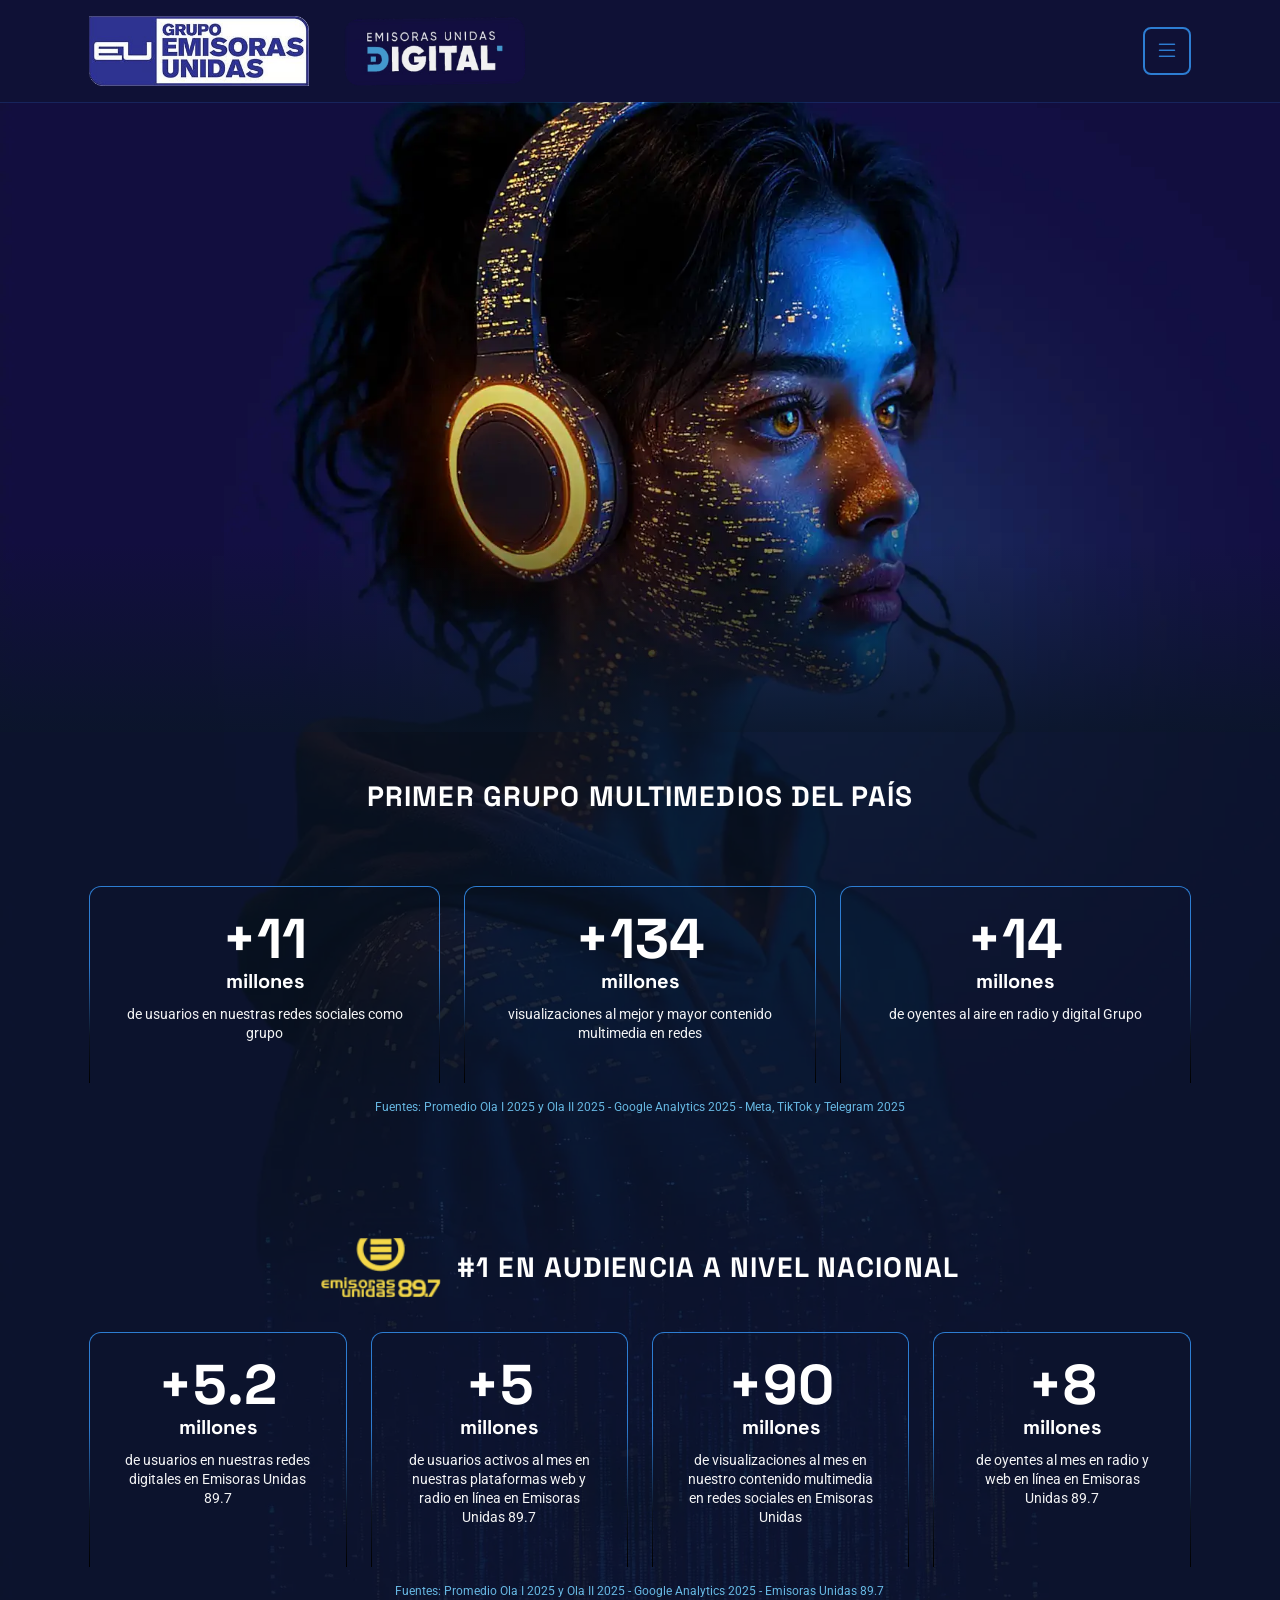
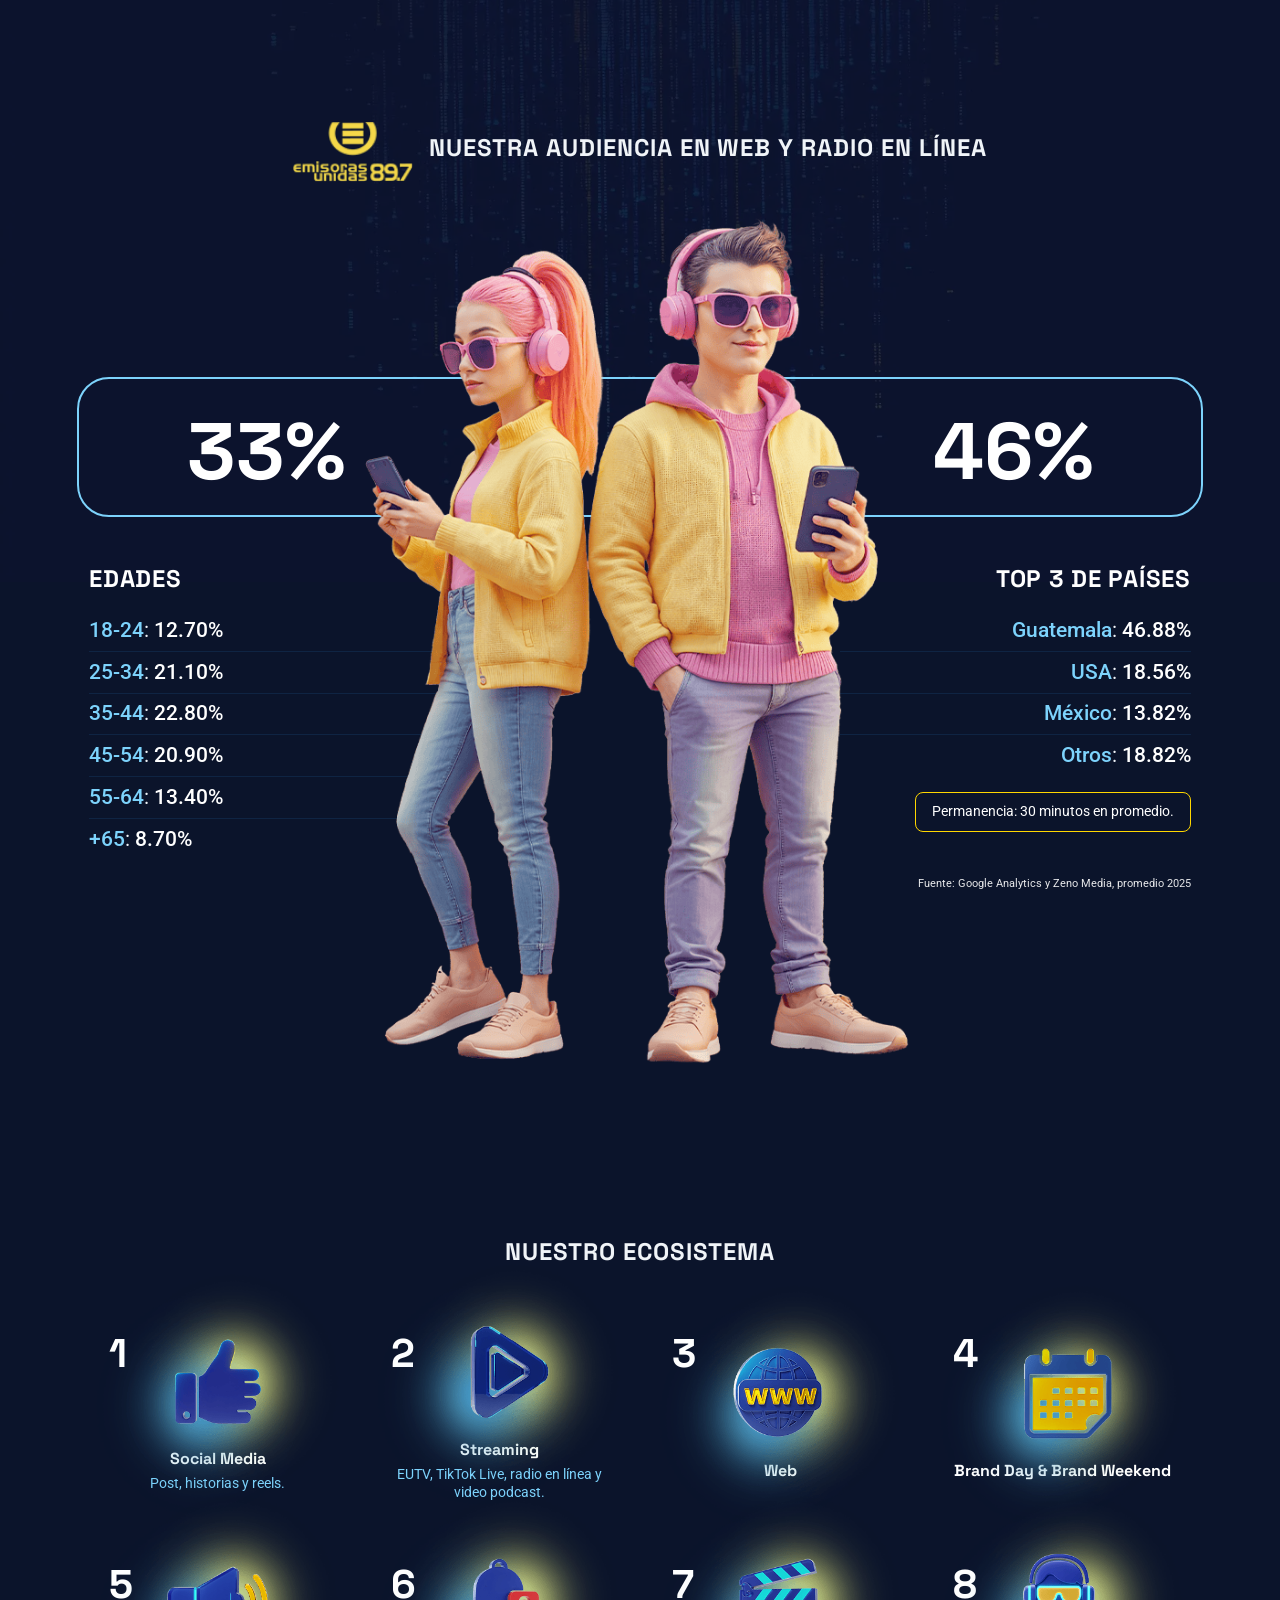
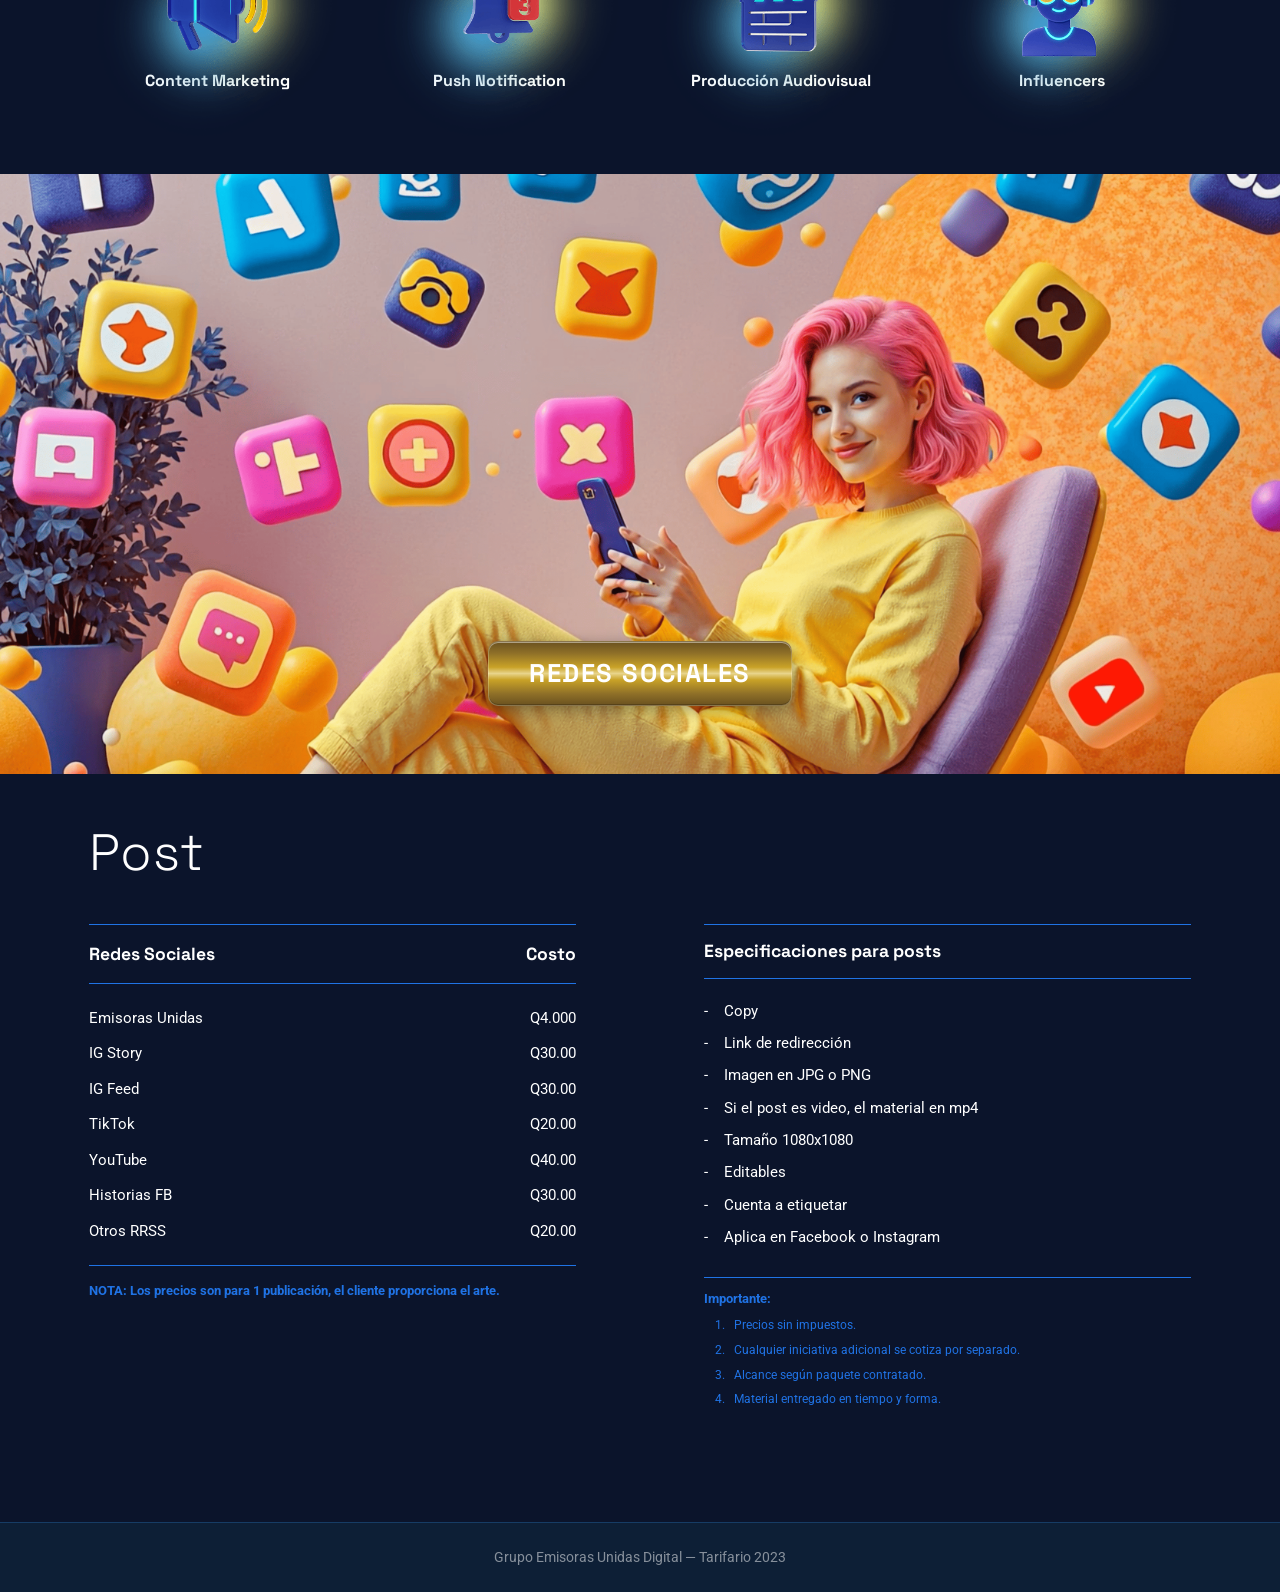
<file: index.html>
<!DOCTYPE html>
<html lang="es">
<head>
  <meta charset="UTF-8">
  <meta name="viewport" content="width=device-width, initial-scale=1.0">
  <title>Tarifario 2023 — Grupo Emisoras Unidas Digital</title>
  <link rel="preconnect" href="https://fonts.googleapis.com">
  <link rel="preconnect" href="https://fonts.gstatic.com" crossorigin>
  <link href="https://fonts.googleapis.com/css2?family=Roboto:wght@300;400;700&family=Space+Grotesk:wght@400;500;600;700&display=swap" rel="stylesheet">
  <link href="https://cdn.jsdelivr.net/npm/bootstrap@5.3.3/dist/css/bootstrap.min.css" rel="stylesheet">
  <link href="https://cdn.jsdelivr.net/npm/bootstrap-icons@1.11.3/font/bootstrap-icons.min.css" rel="stylesheet">
  <link href="https://unpkg.com/aos@2.3.1/dist/aos.css" rel="stylesheet">
  <link rel="stylesheet" href="src/css/styles.css">
</head>
<body>

  <!-- ========== HEADER ========== -->
  <header class="tarifario-header">
    <div class="container">
      <div class="d-flex align-items-center justify-content-between flex-wrap gap-3 py-3 position-relative">
        <img src="./src/img/LP_EUD Home_07.png" alt="Grupo Emisoras Unidas Digital" class="tarifario-header__logo logo-1" width="220" height="70" />
        <img src="./src/img/LP_EUD Home_03.png" alt="Grupo Emisoras Unidas Digital" class="tarifario-header__logo logo-2" width="220" height="70" />
        <button type="button" class="tarifario-nav__toggle d-flex align-items-center justify-content-center" aria-label="Abrir menú" aria-expanded="false" aria-controls="tarifario-nav" id="tarifario-nav-toggle">
          <i class="bi bi-list tarifario-nav__icon" aria-hidden="true"></i>
        </button>
        <nav class="tarifario-nav" id="tarifario-nav" aria-label="Navegación principal">
          <ul class="tarifario-nav__list list-unstyled mb-0">
            <li><a href="index.html" class="tarifario-nav__link tarifario-nav__link--active">Home</a></li>
            <li><a href="social-media.html" class="tarifario-nav__link">RRSS</a></li>
            <li><a href="web.html" class="tarifario-nav__link">Web</a></li>
            <li><a href="brand.html" class="tarifario-nav__link">Brand Day</a></li>
            <li><a href="streaming.html" class="tarifario-nav__link">Streaming</a></li>
            <li><a href="push-notification.html" class="tarifario-nav__link">Push</a></li>
            <li><a href="produccion-audiovisual.html" class="tarifario-nav__link">Producción Audiovisual</a></li>
            <li><a href="content-marketing.html" class="tarifario-nav__link">Content Marketing</a></li>
            <li><a href="influencers.html" class="tarifario-nav__link">Influencers</a></li>
          </ul>
        </nav>
      </div>
    </div>
  </header>

 

  <main class="bg-home">
     <!-- ========== HERO ========== -->
  <section class="tarifario-hero" aria-label="Imagen principal">
    <!-- <div class="tarifario-hero__bg" style="--hero-bg: url('./src/img/bg-home.webp')"></div> -->
    <div class="tarifario-hero__overlay"></div>
  </section>
    <!-- ========== ESTADÍSTICAS 1 — Primer grupo multimedios ========== -->
    <section class="tarifario-section tarifario-section--dark tarifario-section--stats-primer">
      <div class="container">
        <div class="d-flex flex-column align-items-center gap-3 mb-4 justify-content-center">
          <h2 class="tarifario-section__title tarifario-section__title--stats text-center mb-4 mb-lg-5" data-aos="fade-up">PRIMER GRUPO MULTIMEDIOS DEL PAÍS</h2>
        </div>
        <div class="row g-4 justify-content-center">
          <div class="col-md-6 col-lg-4" data-aos="fade-up" data-aos-delay="50">
            <div class="stat-box stat-box--primer">
              <div class="stat-box__number">+11</div>
              <span class="stat-box__suffix">millones</span>
              <p class="stat-box__desc mb-0">de usuarios en nuestras redes sociales como grupo</p>
            </div>
          </div>
          <div class="col-md-6 col-lg-4" data-aos="fade-up" data-aos-delay="100">
            <div class="stat-box stat-box--primer">
              <div class="stat-box__number">+134</div>
              <span class="stat-box__suffix">millones</span>
              <p class="stat-box__desc mb-0">visualizaciones al mejor y mayor contenido multimedia en redes</p>
            </div>
          </div>
          <div class="col-md-6 col-lg-4" data-aos="fade-up" data-aos-delay="150">
            <div class="stat-box stat-box--primer">
              <div class="stat-box__number">+14</div>
              <span class="stat-box__suffix">millones</span>
              <p class="stat-box__desc mb-0">de oyentes al aire en radio y digital Grupo</p>
            </div>
          </div>
        </div>
        <p class="stat-block__sources text-center mt-3 mb-0">Fuentes: Promedio Ola I 2025 y Ola II 2025 - Google Analytics 2025 - Meta, TikTok y Telegram 2025</p>
      </div>
    </section>

    <!-- ========== ESTADÍSTICAS 2 — Audiencia nacional ========== -->
    <section class="tarifario-section tarifario-section--dark tarifario-section--stats-primer">
      <div class="container">
        <div class="d-flex align-items-center gap-3 mb-4 justify-content-center">
          <img src="./src/img/logo-emisoras-unidas.png" alt="" class="tarifario-section__logo" width="120" height="80" />
          <h2 class="tarifario-section__title tarifario-section__title--stats mb-0" data-aos="fade-right">#1 EN AUDIENCIA A NIVEL NACIONAL</h2>
        </div>
        <div class="row g-4">
          <div class="col-sm-6 col-lg-3" data-aos="fade-up" data-aos-delay="50">
            <div class="stat-box stat-box--primer">
              <div class="stat-box__number">+5.2</div>
              <span class="stat-box__suffix">millones</span>
              <p class="stat-box__desc mb-0">de usuarios en nuestras redes digitales en Emisoras Unidas 89.7</p>
            </div>
          </div>
          <div class="col-sm-6 col-lg-3" data-aos="fade-up" data-aos-delay="100">
            <div class="stat-box stat-box--primer">
              <div class="stat-box__number">+5</div>
              <span class="stat-box__suffix">millones</span>
              <p class="stat-box__desc mb-0">de usuarios activos al mes en nuestras plataformas web y radio en línea en Emisoras Unidas 89.7</p>
            </div>
          </div>
          <div class="col-sm-6 col-lg-3" data-aos="fade-up" data-aos-delay="150">
            <div class="stat-box stat-box--primer">
              <div class="stat-box__number">+90</div>
              <span class="stat-box__suffix">millones</span>
              <p class="stat-box__desc mb-0">de visualizaciones al mes en nuestro contenido multimedia en redes sociales en Emisoras Unidas</p>
            </div>
          </div>
          <div class="col-sm-6 col-lg-3" data-aos="fade-up" data-aos-delay="200">
            <div class="stat-box stat-box--primer">
              <div class="stat-box__number">+8</div>
              <span class="stat-box__suffix">millones</span>
              <p class="stat-box__desc mb-0">de oyentes al mes en radio y web en línea en Emisoras Unidas 89.7</p>
            </div>
          </div>
        </div>
        <p class="stat-block__sources text-center mt-3 mb-0">Fuentes: Promedio Ola I 2025 y Ola II 2025 - Google Analytics 2025 - Emisoras Unidas 89.7</p>
      </div>
    </section>

    <!-- ========== AUDIENCIA WEB Y RADIO ========== -->
    <section class="tarifario-section tarifario-section--dark">
      <div class="container">
        <div class="d-flex align-items-center gap-3 mb-4 justify-content-center">
          <img src="./src/img/logo-emisoras-unidas.png" alt="" class="tarifario-section__logo" width="120" 
          height="80" />
          <h2 class="tarifario-section__title text-center" data-aos="fade-up">NUESTRA AUDIENCIA EN WEB Y RADIO EN LÍNEA</h2>
        </div>
        <div class="row align-items-center g-4 mb-5 position-relative">
          <!-- <div class="col-lg-5" data-aos="fade-right">
            <div class="audience-visual position-relative rounded overflow-hidden">
              <img src="https://picsum.photos/seed/eud2/600/400" alt="Audiencia web y radio" class="w-100 h-100 object-fit-cover" />
              <div class="audience-visual__badge audience-visual__badge--left">42%</div>
              <div class="audience-visual__badge audience-visual__badge--right">58%</div>
            </div>
          </div> -->
          <div class="col-lg-12 align-items-center text-center position-relative">
            <img src="./src/img/personajes.png" alt="Audiencia web y radio" class="w-20 object-fit-cover z-2 position-relative img-personajes "  data-aos="fade-down" data-aos-delay="50" />
          </div>
          <div class="col-lg-12 position-absolute-from-lg">
            <div class="row g-4 audience-percentages-row border border-2 rounded-5 mb-5" id="audience-percentages">
              <div class="col-4 col-md-4" data-aos="fade-up" data-aos-delay="50">
                <h3 class="mb-3 display-1 text-center"><span class="audience-count" data-target="42">0</span>%</h3>
              </div>
              <div class="col-4 col-md-4">
              </div>
              <div class="col-4 col-md-4" data-aos="fade-up" data-aos-delay="50">
                <h3 class="mb-3 display-1 text-center"><span class="audience-count" data-target="58">0</span>%</h3>
              </div>

            </div>
            <div class="row g-4 audience-data-block">
              <div class="col-5 col-md-4" data-aos="fade-up" data-aos-delay="50">
                <h3 class="audience-block-title mb-3">EDADES</h3>
                <ul class="audience-list">
                  <li><span class="audience-list__label">18-24</span>: <span class="audience-list__value">12.70%</span></li>
                  <li><span class="audience-list__label">25-34</span>: <span class="audience-list__value">21.10%</span></li>
                  <li><span class="audience-list__label">35-44</span>: <span class="audience-list__value">22.80%</span></li>
                  <li><span class="audience-list__label">45-54</span>: <span class="audience-list__value">20.90%</span></li>
                  <li><span class="audience-list__label">55-64</span>: <span class="audience-list__value">13.40%</span></li>
                  <li><span class="audience-list__label">+65</span>: <span class="audience-list__value">8.70%</span></li>
                </ul>
              </div>
              <div class="col-2 col-md-4 d-flex flex-column align-items-center justify-content-center">
                
              </div>
              <div class="col-5 col-md-4 text-lg-end" data-aos="fade-up" data-aos-delay="100">
                <h3 class="audience-block-title mb-3 text-lg-end">TOP 3 DE PAÍSES</h3>
                <ul class="audience-list text-lg-end">
                  <li><span class="audience-list__label">Guatemala</span>: <span class="audience-list__value">46.88%</span></li>
                  <li><span class="audience-list__label">USA</span>: <span class="audience-list__value">18.56%</span></li>
                  <li><span class="audience-list__label">México</span>: <span class="audience-list__value">13.82%</span></li>
                  <li><span class="audience-list__label">Otros</span>: <span class="audience-list__value">18.82%</span></li>
                </ul>
                <p class="audience-permanencia mb-0">Permanencia: 30 minutos en promedio.</p>
                
              </div>
            </div>
            
            <p class="audience-fuente text-end mb-0 mt-3">Fuente: Google Analytics y Zeno Media, promedio 2025</p>
          </div>
        </div>
      </div>
    </section>

    <!-- ========== ECOSISTEMA ========== -->
    <section class="tarifario-section tarifario-section--dark" id="ecosistema">
      <div class="container">
        <h2 class="tarifario-section__title text-center mb-4 mb-lg-5" data-aos="fade-up">NUESTRO ECOSISTEMA</h2>
        <div class="row g-4 ecosystem-grid">
          <div class="col-6 col-md-3" data-aos="zoom-in" data-aos-delay="0" id="ecosistema-rrss">
            <a href="social-media.html" class="ecosystem-item ecosystem-item--link">
              <span class="ecosystem-item__num">1</span>
              <div class="ecosystem-item__icon-wrap">
                <!-- <i class="bi bi-hand-thumbs-up-fill ecosystem-item__icon"></i> -->
                <img src="./src/img/like.png" alt="Social Media" class="ecosystem-item__icon-img" 
                width="250" height="250" />
              </div>
              <span class="ecosystem-item__label">Social Media</span>
              <p class="ecosystem-item__desc">Post, historias y reels.</p>
            </a>
          </div>
          <div class="col-6 col-md-3" data-aos="zoom-in" data-aos-delay="50" id="ecosistema-streaming">
            <a href="streaming.html" class="ecosystem-item ecosystem-item--link">
              <span class="ecosystem-item__num">2</span>
              <div class="ecosystem-item__icon-wrap">
                <!-- <i class="bi bi-play-circle-fill ecosystem-item__icon"></i> -->
                <img src="./src/img/play.png" alt="Streaming" class="ecosystem-item__icon-img" 
                width="250" height="250" />

              </div>
              <span class="ecosystem-item__label">Streaming</span>
              <p class="ecosystem-item__desc">EUTV, TikTok Live, radio en línea y video podcast.</p>
            </a>
          </div>
          <div class="col-6 col-md-3" data-aos="zoom-in" data-aos-delay="100" id="ecosistema-web">
            <a href="web.html" class="ecosystem-item ecosystem-item--link">
              <span class="ecosystem-item__num">3</span>
              <div class="ecosystem-item__icon-wrap">
                <!-- <i class="bi bi-globe ecosystem-item__icon"></i> -->
                <img src="./src/img/www.png" alt="Web" class="ecosystem-item__icon-img" 
                width="250" height="250" />
              </div>
              <span class="ecosystem-item__label">Web</span>
            </a>
          </div>
          <div class="col-6 col-md-3" data-aos="zoom-in" data-aos-delay="150">
            <a href="brand.html" class="ecosystem-item ecosystem-item--link">
              <span class="ecosystem-item__num">4</span>
              <div class="ecosystem-item__icon-wrap">
                <!-- <i class="bi bi-calendar-event-fill ecosystem-item__icon"></i> -->
                <img src="./src/img/calendar.png" alt="Brand Day & Brand Weekend" class="ecosystem-item__icon-img" 
                width="250" height="250" />
              </div>
              <span class="ecosystem-item__label">Brand Day & Brand Weekend</span>
            </a>
          </div>
          <div class="col-6 col-md-3" data-aos="zoom-in" data-aos-delay="200">
            <a href="content-marketing.html" class="ecosystem-item ecosystem-item--link">
              <span class="ecosystem-item__num">5</span>
              <div class="ecosystem-item__icon-wrap">
                <!-- <i class="bi bi-megaphone-fill ecosystem-item__icon"></i> -->
                <img src="./src/img/megafono.png" alt="Content Marketing" class="ecosystem-item__icon-img" 
                width="250" height="250" />
              </div>
              <span class="ecosystem-item__label">Content Marketing</span>
            </a>
          </div>
          <div class="col-6 col-md-3" data-aos="zoom-in" data-aos-delay="250" id="ecosistema-push">
            <a href="push-notification.html" class="ecosystem-item ecosystem-item--link">
              <span class="ecosystem-item__num">6</span>
              <div class="ecosystem-item__icon-wrap">
                <!-- <i class="bi bi-bell-fill ecosystem-item__icon"></i> -->
                <img src="./src/img/campana.png" alt="Push Notification" class="ecosystem-item__icon-img" 
                width="250" height="250" />
              </div>
              <span class="ecosystem-item__label">Push Notification</span>
            </a>
          </div>
          <div class="col-6 col-md-3" data-aos="zoom-in" data-aos-delay="300">
            <a href="produccion-audiovisual.html" class="ecosystem-item ecosystem-item--link">
              <span class="ecosystem-item__num">7</span>
              <div class="ecosystem-item__icon-wrap">
                <!-- <i class="bi bi-camera-reels-fill ecosystem-item__icon"></i> -->
                <img src="./src/img/prod_audiovisual.png" alt="Producción Audiovisual" class="ecosystem-item__icon-img" 
                width="250" height="250" />
              </div>
              <span class="ecosystem-item__label">Producción Audiovisual</span>
            </a>
          </div>
          <div class="col-6 col-md-3" data-aos="zoom-in" data-aos-delay="350" id="ecosistema-influencers">
            <a href="influencers.html" class="ecosystem-item ecosystem-item--link">
              <span class="ecosystem-item__num">8</span>
              <div class="ecosystem-item__icon-wrap">
                <!-- <i class="bi bi-person-badge-fill ecosystem-item__icon"></i> -->
                <img src="./src/img/influencer.png" alt="Influencers" class="ecosystem-item__icon-img" 
                width="250" height="250" />
              </div>
              <span class="ecosystem-item__label">Influencers</span>
            </a>
          </div>
        </div>
      </div>
    </section>

    

    <!-- ========== REDES SOCIALES (visual) ========== -->
    <section class="tarifario-section tarifario-section--social" id="redes-sociales" aria-label="Redes sociales">
      <div class="tarifario-social-bg" style="--social-bg: url('../img/rrss.png')"></div>
      <div class="tarifario-social-overlay"></div>
      <div class="tarifario-social-title-wrap">
        
        <h2 class="tarifario-social-title" data-aos="fade-up">REDES SOCIALES</h2>
      </div>
    </section>

    <!-- ========== POST — Precios y requerimientos (diseño referencia) ========== -->
    <section class="tarifario-section tarifario-section--dark post-block">
      <div class="container">
        <h2 class="post-block__title" data-aos="fade-up">Post</h2>
        <div class="post-block__grid">
          <div class="post-block__col post-block__col--tarifario" data-aos="fade-right">
            <div class="post-block__line"></div>
            <div class="post-block__header-row pb-2">
              <span class="post-block__header">Redes Sociales</span>
              <span class="post-block__header post-block__header--right">Costo</span>
            </div>
            <div class="post-block__line"></div>
            <ul class="post-block__list post-block__list--prices">
              <li><span>Emisoras Unidas </span><span>Q4.000</span></li>
              <li><span>IG Story</span><span>Q30.00</span></li>
              <li><span>IG Feed</span><span>Q30.00</span></li>
              <li><span>TikTok</span><span>Q20.00</span></li>
              <li><span>YouTube</span><span>Q40.00</span></li>
              <li><span>Historias FB</span><span>Q30.00</span></li>
              <li><span>Otros RRSS</span><span>Q20.00</span></li>
            </ul>
            <div class="post-block__line"></div>
            <p class="post-block__nota">NOTA: Los precios son para 1 publicación, el cliente proporciona el arte.</p>
          </div>
          <div class="post-block__col post-block__col--specs" data-aos="fade-left">
            <div class="post-block__line"></div>
            <h3 class="post-block__subtitle pb-2">Especificaciones para posts</h3>
            <div class="post-block__line"></div>
            <ul class="post-block__list post-block__list--bullets">
              <li>Copy</li>
              <li>Link de redirección</li>
              <li>Imagen en JPG o PNG</li>
              <li>Si el post es video, el material en mp4</li>
              <li>Tamaño 1080x1080</li>
              <li>Editables</li>
              <li>Cuenta a etiquetar</li>
              <li>Aplica en Facebook o Instagram</li>
            </ul>
            <div class="post-block__importante">
              <div class="post-block__line"></div>
              <p class="post-block__importante-title">Importante:</p>
              <ol class="post-block__list post-block__list--numbered">
                <li>Precios sin impuestos.</li>
                <li>Cualquier iniciativa adicional se cotiza por separado.</li>
                <li>Alcance según paquete contratado.</li>
                <li>Material entregado en tiempo y forma.</li>
              </ol>
            </div>
            
          </div>
        </div>
        
      </div>
    </section>
  </main>

  <footer class="tarifario-footer py-4">
    <div class="container text-center text-white-50 small">
      <p class="mb-0">Grupo Emisoras Unidas Digital — Tarifario 2023</p>
    </div>
  </footer>

  <script src="https://cdn.jsdelivr.net/npm/bootstrap@5.3.3/dist/js/bootstrap.bundle.min.js"></script>
  <script src="https://unpkg.com/aos@2.3.1/dist/aos.js"></script>
  <script>
    document.addEventListener('DOMContentLoaded', function () {
      AOS.init({ offset: 40, duration: 500, once: true });

      var toggle = document.getElementById('tarifario-nav-toggle');
      var nav = document.getElementById('tarifario-nav');
      if (!toggle || !nav) return;

      function openMenu() {
        nav.classList.add('tarifario-nav--open');
        toggle.setAttribute('aria-expanded', 'true');
        toggle.setAttribute('aria-label', 'Cerrar menú');
        toggle.querySelector('.tarifario-nav__icon').classList.remove('bi-list');
        toggle.querySelector('.tarifario-nav__icon').classList.add('bi-x');
      }

      function closeMenu() {
        nav.classList.remove('tarifario-nav--open');
        toggle.setAttribute('aria-expanded', 'false');
        toggle.setAttribute('aria-label', 'Abrir menú');
        toggle.querySelector('.tarifario-nav__icon').classList.add('bi-list');
        toggle.querySelector('.tarifario-nav__icon').classList.remove('bi-x');
      }

      toggle.addEventListener('click', function () {
        if (nav.classList.contains('tarifario-nav--open')) closeMenu();
        else openMenu();
      });

      nav.querySelectorAll('.tarifario-nav__link').forEach(function (link) {
        link.addEventListener('click', function () {
          closeMenu();
        });
      });

      document.addEventListener('click', function (e) {
        if (nav.classList.contains('tarifario-nav--open') && !nav.contains(e.target) && !toggle.contains(e.target)) {
          closeMenu();
        }
      });

      /* Animación 42% y 58%: de 0 al valor final al hacer foco, una sola vez */
      var audienceBlock = document.getElementById('audience-percentages');
      if (audienceBlock && typeof IntersectionObserver !== 'undefined') {
        var countEls = audienceBlock.querySelectorAll('.audience-count');
        var duration = 1400;
        var ran = false;

        function animateValue(el, target) {
          var start = 0;
          var startTime = null;
          target = parseInt(target, 10) || 0;

          function step(timestamp) {
            if (!startTime) startTime = timestamp;
            var elapsed = timestamp - startTime;
            var progress = Math.min(elapsed / duration, 1);
            var easeOut = 1 - Math.pow(1 - progress, 2);
            var current = Math.round(easeOut * target);
            el.textContent = current;
            if (progress < 1) requestAnimationFrame(step);
          }
          requestAnimationFrame(step);
        }

        var observer = new IntersectionObserver(function (entries) {
          entries.forEach(function (entry) {
            if (!entry.isIntersecting || ran) return;
            ran = true;
            countEls.forEach(function (el) {
              var target = el.getAttribute('data-target');
              if (target) animateValue(el, target);
            });
            observer.disconnect();
          });
        }, { threshold: 0.2, rootMargin: '0px' });

        observer.observe(audienceBlock);
      }
    });
  </script>
</body>
</html>
</file>
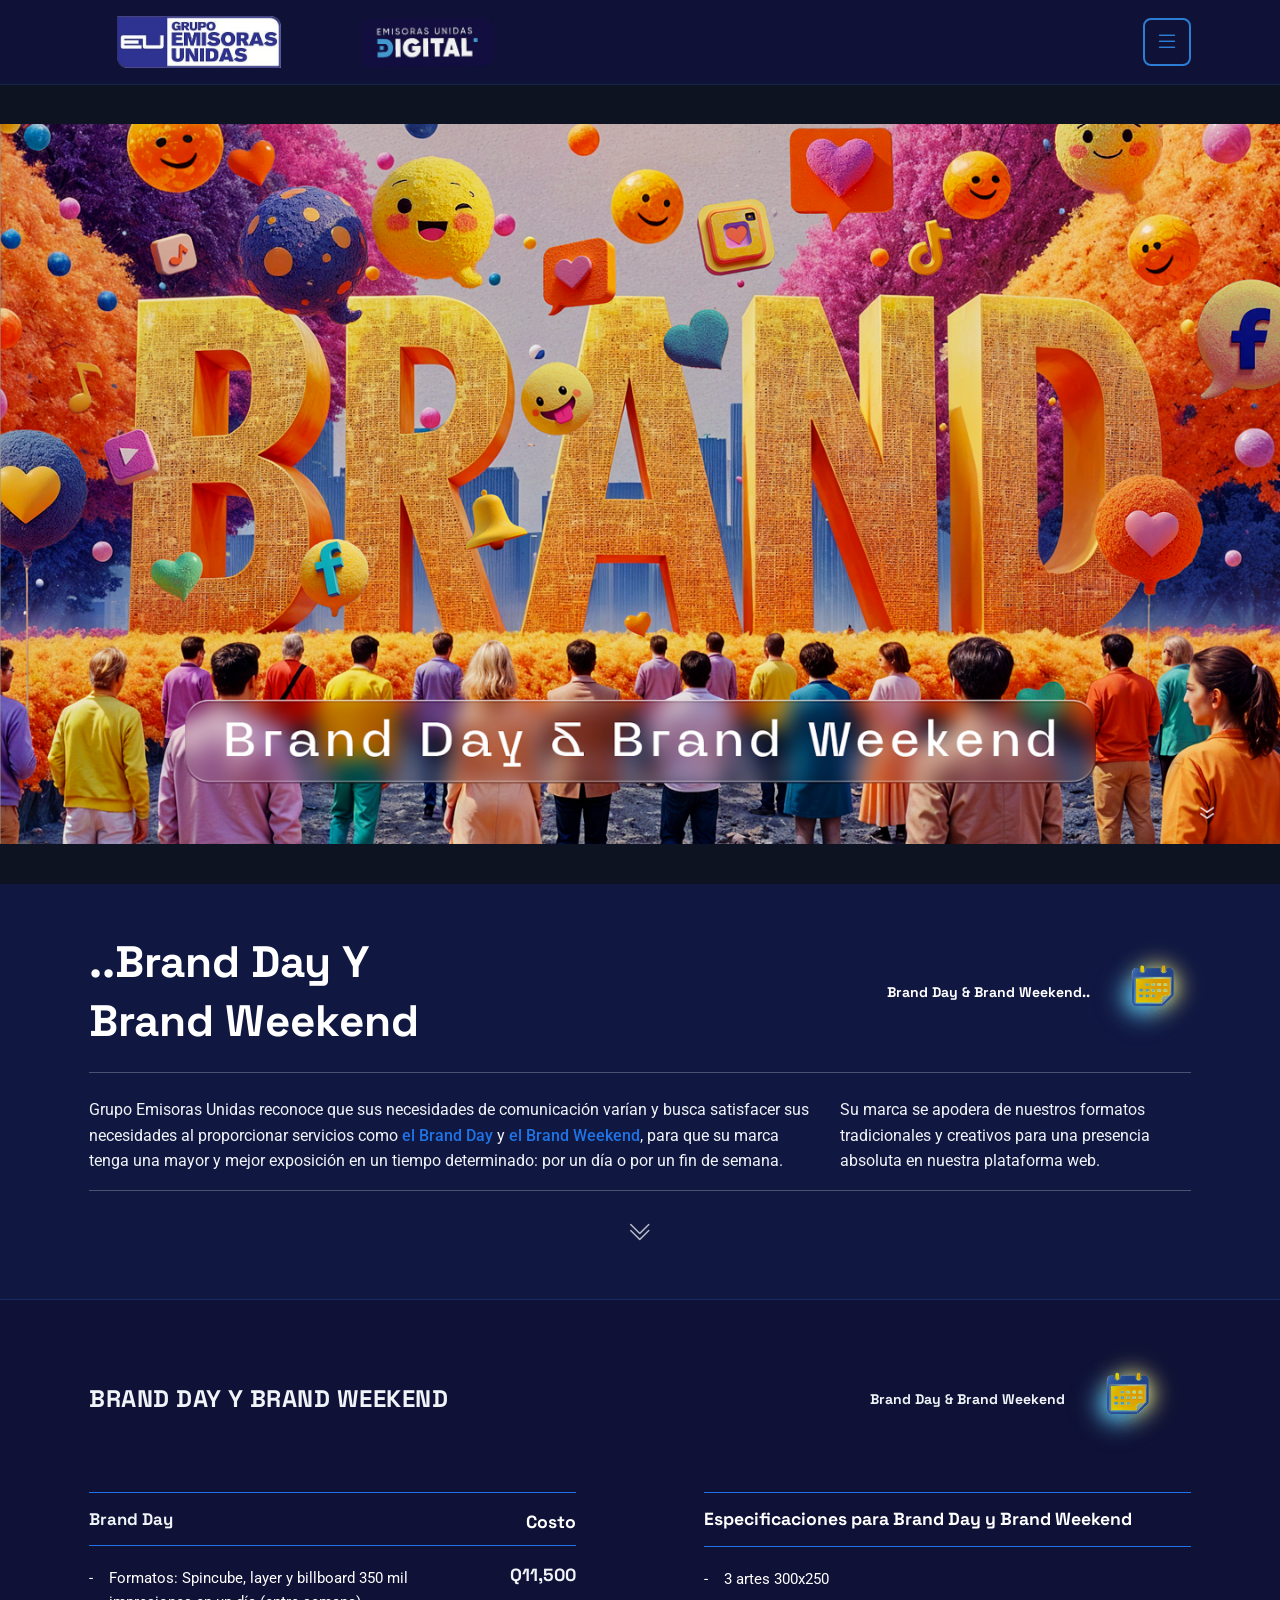
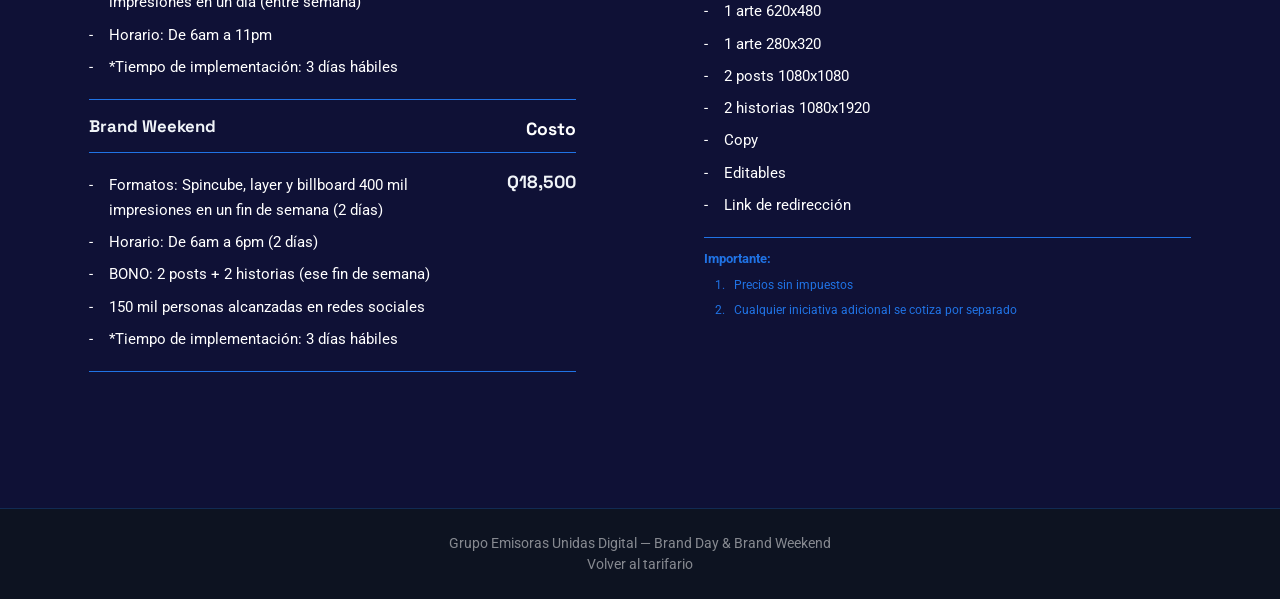
<file: brand.html>
<!DOCTYPE html>
<html lang="es">
<head>
  <meta charset="UTF-8">
  <meta name="viewport" content="width=device-width, initial-scale=1.0">
  <title>Brand Day y Brand Weekend | Grupo Emisoras Unidas Digital</title>
  <link rel="preconnect" href="https://fonts.googleapis.com">
  <link rel="preconnect" href="https://fonts.gstatic.com" crossorigin>
  <link href="https://fonts.googleapis.com/css2?family=Roboto:wght@300;400;700&family=Space+Grotesk:wght@400;500;600;700&display=swap" rel="stylesheet">
  <link href="https://cdn.jsdelivr.net/npm/bootstrap@5.3.3/dist/css/bootstrap.min.css" rel="stylesheet">
  <link href="https://cdn.jsdelivr.net/npm/bootstrap-icons@1.11.3/font/bootstrap-icons.min.css" rel="stylesheet">
  <link href="https://unpkg.com/aos@2.3.1/dist/aos.css" rel="stylesheet">
  <link rel="stylesheet" href="src/css/styles.css">
  <link rel="stylesheet" href="src/css/brand.css">
</head>
<body class="page-brand page-subpage">
  <div class="app-wrapper">
    <header class="tarifario-header brand-header subpage-header">
      <div class="container">
        <div class="d-flex align-items-center justify-content-between flex-wrap gap-3 py-3 position-relative">
          <a href="index.html" class="d-flex align-items-center gap-2 text-decoration-none">
            <img src="./src/img/LP_EUD Home_07.png" alt="Grupo Emisoras Unidas Digital" class="tarifario-header__logo brand-header__logo header-logo-subpage logo-1" width="220" height="70" />
            <img src="./src/img/LP_EUD Home_03.png" alt="Grupo Emisoras Unidas Digital" class="tarifario-header__logo brand-header__logo header-logo-subpage logo-2" width="220" height="70" />
          </a>
          <button type="button" class="tarifario-nav__toggle d-flex align-items-center justify-content-center" aria-label="Abrir menú" aria-expanded="false" aria-controls="tarifario-nav" id="tarifario-nav-toggle">
            <i class="bi bi-list tarifario-nav__icon" aria-hidden="true"></i>
          </button>
          <nav class="tarifario-nav" id="tarifario-nav" aria-label="Navegación principal">
            <ul class="tarifario-nav__list list-unstyled mb-0">
              <li><a href="index.html" class="tarifario-nav__link">Home</a></li>
              <li><a href="social-media.html" class="tarifario-nav__link">RRSS</a></li>
              <li><a href="web.html" class="tarifario-nav__link">Web</a></li>
              <li><a href="brand.html" class="tarifario-nav__link tarifario-nav__link--active">Brand Day</a></li>
              <li><a href="streaming.html" class="tarifario-nav__link">Streaming</a></li>
              <li><a href="push-notification.html" class="tarifario-nav__link">Push</a></li>
              <li><a href="produccion-audiovisual.html" class="tarifario-nav__link">Producción Audiovisual</a></li>
              <li><a href="content-marketing.html" class="tarifario-nav__link">Content Marketing</a></li>
              <li><a href="influencers.html" class="tarifario-nav__link">Influencers</a></li>
            </ul>
          </nav>
        </div>
      </div>
    </header>
    <main>
      <section class="brand-hero content-section--alt hero-section" aria-label="Introducción">
        <div class="brand-hero__visual hero-visual">
          <img src="./src/img/brand-hero.png" alt="" class="brand-hero__img hero-img" width="1200" height="600" />
        </div>
        <div class="brand-hero__content-block hero-content-block hero-content-block--narrow">
          <div class="container position-relative">
            <div class="section-badge hero-badge-desktop d-none d-lg-flex" aria-hidden="true">
              <span>Brand Day & Brand Weekend..</span>
              <img src="./src/img/calendar.png" alt="" class="hero-badge-img" width="80" height="80" />
            </div>
            <h1 class="section-title-hero hero-title d-none d-lg-block" data-aos="fade-up">..Brand Day Y<br /><span class="brand-hero__title-line2 hero-title-line2">Brand Weekend</span></h1>
            <div class="hero-line d-none d-lg-block" aria-hidden="true"></div>
            <div class="brand-hero__bajada hero-bajada d-none d-lg-block" data-aos="fade-up" data-aos-delay="100">
              <div class="row g-4">
                <div class="col-md-8">
                  <p>Grupo Emisoras Unidas reconoce que sus necesidades de comunicación varían y busca satisfacer sus necesidades al proporcionar servicios como <span class="brand-hero__highlight">el Brand Day</span> y <span class="brand-hero__highlight">el Brand Weekend</span>, para que su marca tenga una mayor y mejor exposición en un tiempo determinado: por un día o por un fin de semana.</p>
                </div>
                <div class="col-md-4">
                  <p>Su marca se apodera de nuestros formatos tradicionales y creativos para una presencia absoluta en nuestra plataforma web.</p>
                </div>
              </div>
              <div class="hero-line d-none d-lg-block" aria-hidden="true"></div>
            </div>
            <p class="brand-hero__title-mobile hero-title-mobile d-lg-none">Brand Day y Brand Weekend</p>
            <p class="brand-hero__desc hero-desc d-lg-none" data-aos="fade-up" data-aos-delay="100">Servicios para que su marca tenga mayor y mejor exposición: por un día o por un fin de semana. Presencia absoluta en nuestra plataforma web.</p>
            <div class="brand-hero__scroll d-none d-lg-flex justify-content-center mt-4" data-aos="fade-up" data-aos-delay="200" aria-hidden="true">
              <i class="bi bi-chevron-double-down brand-hero__scroll-icon hero-scroll-icon"></i>
            </div>
          </div>
        </div>
      </section>
      <section class="content-section post-block" id="seccion-brand" data-aos="fade-up">
        <div class="container">
          <div class="content-section__head">
            <h2 class="content-section__title">Brand Day y Brand Weekend</h2>
            <span class="content-section__badge" aria-hidden="true">
              <span>Brand Day & Brand Weekend</span>
              <img src="./src/img/calendar.png" alt="" class="content-section__badge-img" width="80" height="80" />
            </span>
          </div>
          <div class="post-block__grid">
            <div class="post-block__col post-block__col--tarifario">
              <div class="post-block__line"></div>
              <div class="row g-4">
                <div class="col-9"><h3 class="brand-pricing__title post-block__subtitle">Brand Day</h3></div>
                <div class="col-3 text-end"><span class="post-block__header post-block__header--right">Costo</span></div>
              </div>
              <div class="post-block__line"></div>
              <div class="row g-4">
                <div class="col-9">
                  <ul class="post-block__list post-block__list--bullets mb-0">
                    <li>Formatos: Spincube, layer y billboard 350 mil impresiones en un día (entre semana)</li>
                    <li>Horario: De 6am a 11pm</li>
                    <li>*Tiempo de implementación: 3 días hábiles</li>
                  </ul>
                </div>
                <div class="col-3"><p class="brand-pricing__price text-end mb-0">Q11,500</p></div>
              </div>
              <div class="post-block__line mt-3"></div>
              <div class="row g-4">
                <div class="col-9"><h3 class="brand-pricing__title post-block__subtitle">Brand Weekend</h3></div>
                <div class="col-3 text-end"><span class="post-block__header post-block__header--right">Costo</span></div>
              </div>
              <div class="post-block__line"></div>
              <div class="row g-4">
                <div class="col-9">
                  <ul class="post-block__list post-block__list--bullets mb-0">
                    <li>Formatos: Spincube, layer y billboard 400 mil impresiones en un fin de semana (2 días)</li>
                    <li>Horario: De 6am a 6pm (2 días)</li>
                    <li>BONO: 2 posts + 2 historias (ese fin de semana)</li>
                    <li>150 mil personas alcanzadas en redes sociales</li>
                    <li>*Tiempo de implementación: 3 días hábiles</li>
                  </ul>
                </div>
                <div class="col-3"><p class="brand-pricing__price text-end mb-0">Q18,500</p></div>
              </div>
              <div class="post-block__line mt-3"></div>
            </div>
            <div class="post-block__col post-block__col--specs">
              <div class="post-block__line"></div>
              <h3 class="post-block__subtitle pb-2">Especificaciones para Brand Day y Brand Weekend</h3>
              <div class="post-block__line"></div>
              <ul class="post-block__list post-block__list--bullets mb-0">
                <li>3 artes 300x250</li>
                <li>1 arte 620x480</li>
                <li>1 arte 280x320</li>
                <li>2 posts 1080x1080</li>
                <li>2 historias 1080x1920</li>
                <li>Copy</li>
                <li>Editables</li>
                <li>Link de redirección</li>
              </ul>
              <div class="post-block__importante mt-3">
                <div class="post-block__line"></div>
                <p class="post-block__importante-title">Importante:</p>
                <ol class="post-block__list post-block__list--numbered">
                  <li>Precios sin impuestos</li>
                  <li>Cualquier iniciativa adicional se cotiza por separado</li>
                </ol>
              </div>
            </div>
          </div>
        </div>
      </section>
      
    </main>
    <footer class="brand-footer page-footer py-4 mt-5">
      <div class="container text-center text-white-50 small">
        <p class="mb-0">Grupo Emisoras Unidas Digital — Brand Day & Brand Weekend</p>
        <a href="index.html" class="text-white-50 text-decoration-none">Volver al tarifario</a>
      </div>
    </footer>
  </div>
  <script src="https://cdn.jsdelivr.net/npm/bootstrap@5.3.3/dist/js/bootstrap.bundle.min.js"></script>
  <script src="https://unpkg.com/aos@2.3.1/dist/aos.js"></script>
  <script src="./src/js/scripts.js"></script>
</body>
</html>
</file>
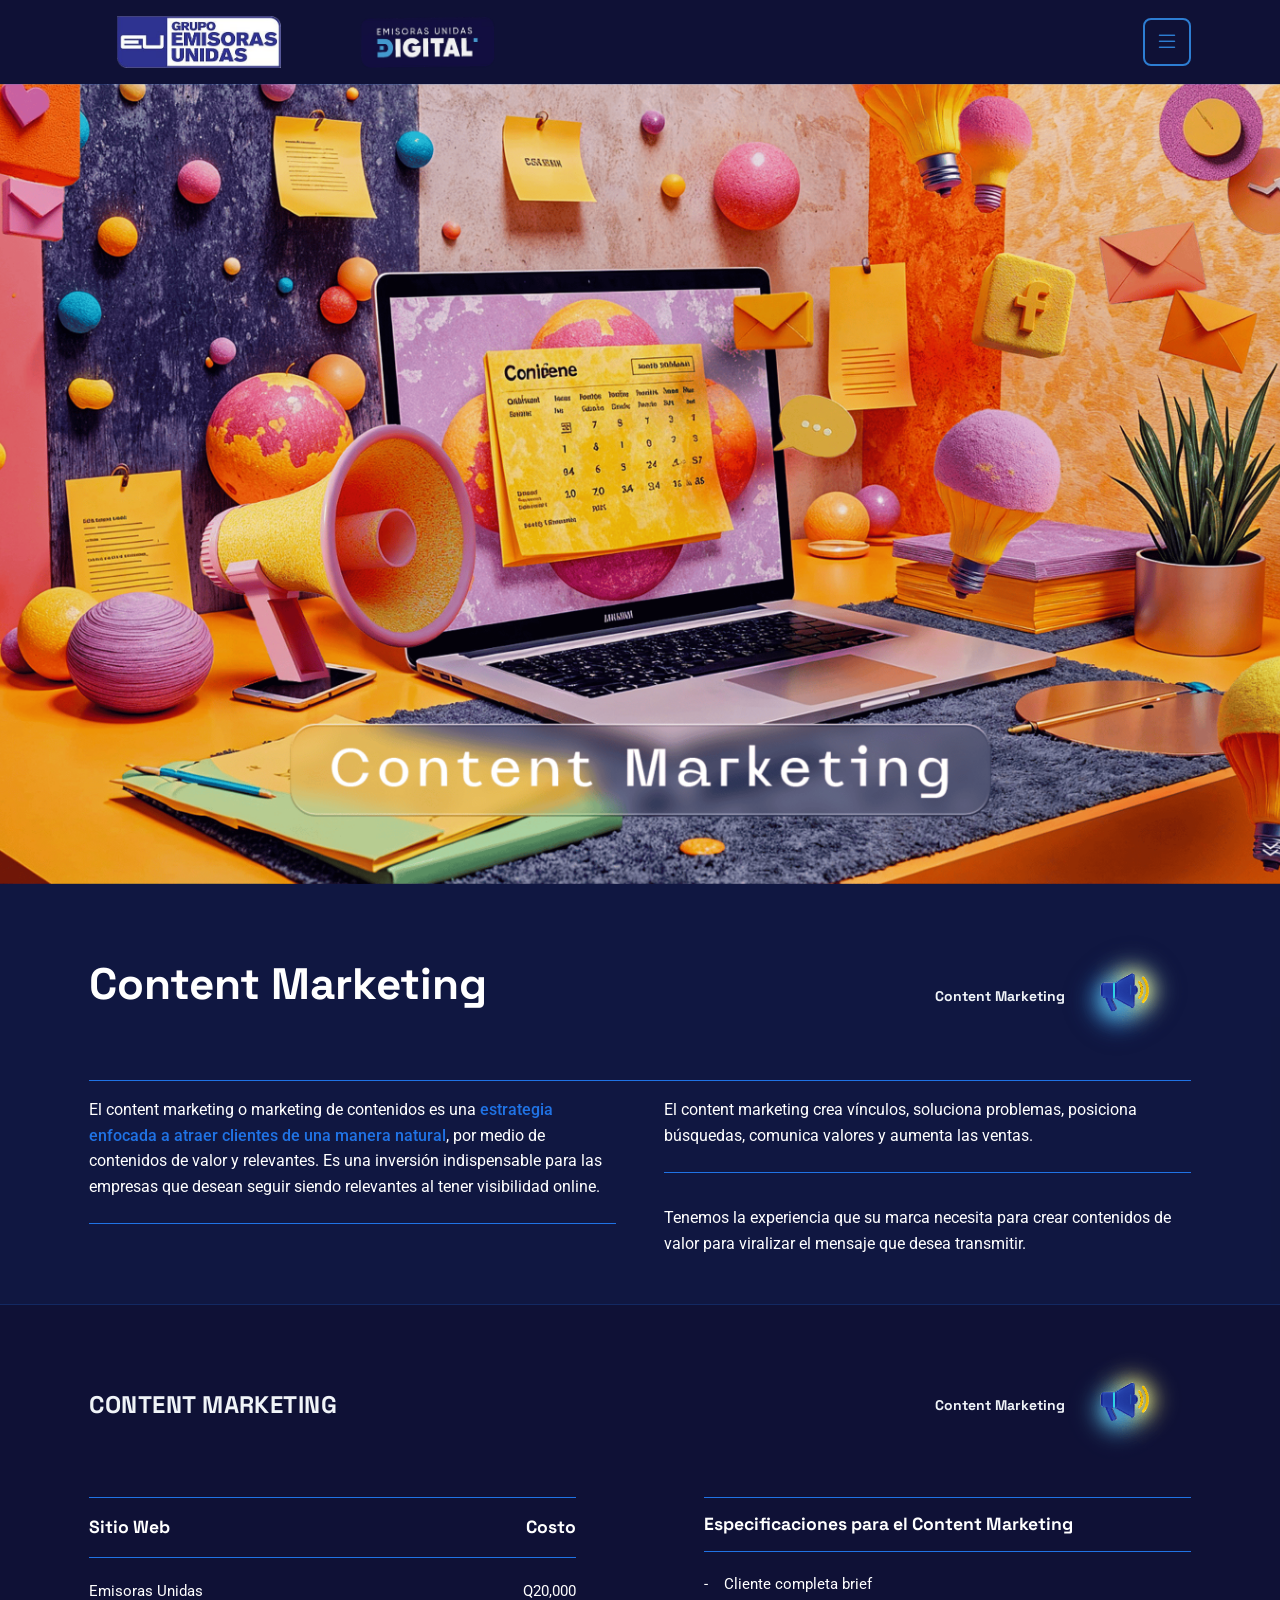
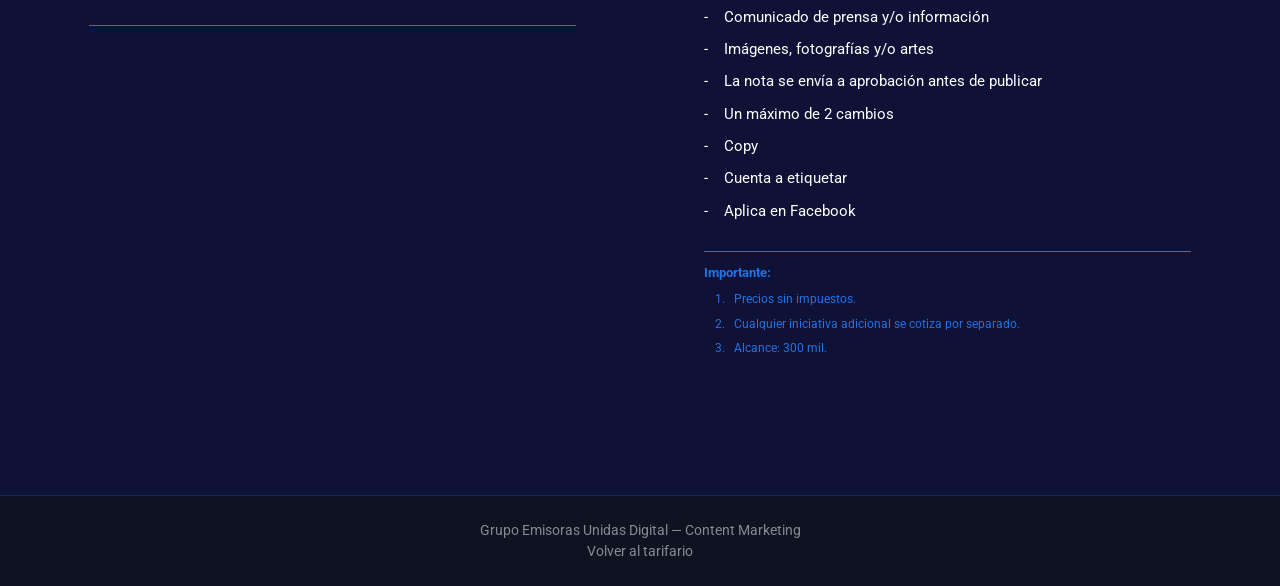
<file: content-marketing.html>
<!DOCTYPE html>
<html lang="es">
<head>
  <meta charset="UTF-8">
  <meta name="viewport" content="width=device-width, initial-scale=1.0">
  <title>Content Marketing | Grupo Emisoras Unidas Digital</title>
  <link rel="preconnect" href="https://fonts.googleapis.com">
  <link rel="preconnect" href="https://fonts.gstatic.com" crossorigin>
  <link href="https://fonts.googleapis.com/css2?family=Roboto:wght@300;400;700&family=Space+Grotesk:wght@400;500;600;700&display=swap" rel="stylesheet">
  <link href="https://cdn.jsdelivr.net/npm/bootstrap@5.3.3/dist/css/bootstrap.min.css" rel="stylesheet">
  <link href="https://cdn.jsdelivr.net/npm/bootstrap-icons@1.11.3/font/bootstrap-icons.min.css" rel="stylesheet">
  <link href="https://unpkg.com/aos@2.3.1/dist/aos.css" rel="stylesheet">
  <link rel="stylesheet" href="src/css/styles.css">
  <link rel="stylesheet" href="src/css/content-marketing.css">
</head>
<body class="page-content-marketing page-subpage">

  <div class="app-wrapper">
    <header class="tarifario-header content-marketing-header subpage-header">
      <div class="container">
        <div class="d-flex align-items-center justify-content-between flex-wrap gap-3 py-3 position-relative">
          <a href="index.html" class="d-flex align-items-center gap-2 text-decoration-none">
            <img src="./src/img/LP_EUD Home_07.png" alt="Grupo Emisoras Unidas Digital" class="tarifario-header__logo content-marketing-header__logo header-logo-subpage logo-1" width="220" height="70" />
            <img src="./src/img/LP_EUD Home_03.png" alt="Grupo Emisoras Unidas Digital" class="tarifario-header__logo content-marketing-header__logo header-logo-subpage logo-2" width="220" height="70" />
          </a>
          <button type="button" class="tarifario-nav__toggle d-flex align-items-center justify-content-center" aria-label="Abrir menú" aria-expanded="false" aria-controls="tarifario-nav" id="tarifario-nav-toggle">
            <i class="bi bi-list tarifario-nav__icon" aria-hidden="true"></i>
          </button>
          <nav class="tarifario-nav" id="tarifario-nav" aria-label="Navegación principal">
            <ul class="tarifario-nav__list list-unstyled mb-0">
              <li><a href="index.html" class="tarifario-nav__link">Home</a></li>
              <li><a href="social-media.html" class="tarifario-nav__link">RRSS</a></li>
              <li><a href="web.html" class="tarifario-nav__link">Web</a></li>
              <li><a href="brand.html" class="tarifario-nav__link">Brand Day</a></li>
              <li><a href="streaming.html" class="tarifario-nav__link">Streaming</a></li>
              <li><a href="push-notification.html" class="tarifario-nav__link">Push</a></li>
              <li><a href="produccion-audiovisual.html" class="tarifario-nav__link">Producción Audiovisual</a></li>
              <li><a href="content-marketing.html" class="tarifario-nav__link tarifario-nav__link--active">Content Marketing</a></li>
              <li><a href="influencers.html" class="tarifario-nav__link">Influencers</a></li>
            </ul>
          </nav>
        </div>
      </div>
    </header>

    <main>
      <section class="content-marketing-hero content-section--alt hero-section" aria-label="Introducción">
        <div class="content-marketing-hero__visual hero-visual">
          <img src="./src/img/content-marketing-hero.png" alt="" class="content-marketing-hero__img hero-img" width="1200" height="675" />
        </div>
        <div class="content-marketing-hero__content-block hero-content-block hero-content-block--narrow">
          <div class="container position-relative">
            <div class="content-section__head">
              <h1 class="section-title-hero hero-title d-block aos-init aos-animate">Content Marketing</h1>
              <span class="content-section__badge" aria-hidden="true">
                <span>Content Marketing</span>
                <img src="./src/img/megafono.png" alt="" class="content-section__badge-img" width="120" height="120" />
              </span>
            </div>
            <div class="post-block__line"></div>
            <div class="content-marketing-intro__grid">
              <div class="content-marketing-intro__col">
                <p class="content-marketing-intro__text">El content marketing o marketing de contenidos es una <span class="content-marketing-intro__highlight">estrategia enfocada a atraer clientes de una manera natural</span>, por medio de contenidos de valor y relevantes. Es una inversión indispensable para las empresas que desean seguir siendo relevantes al tener visibilidad online.</p>
                <div class="post-block__line"></div>
              </div>
              <div class="content-marketing-intro__col">
                <p class="content-marketing-intro__text">El content marketing crea vínculos, soluciona problemas, posiciona búsquedas, comunica valores y aumenta las ventas.</p>
                <div class="post-block__line"></div>
                <p class="content-marketing-intro__text">Tenemos la experiencia que su marca necesita para crear contenidos de valor para viralizar el mensaje que desea transmitir.</p>
              </div>
            </div>
          </div>
        </div>
      </section>

     

      <section class="content-section  post-block" id="seccion-content-marketing-tarifario" data-aos="fade-up">
        <div class="container">
          <div class="content-section__head">
            <h2 class="content-section__title">Content Marketing</h2>
            <span class="content-section__badge" aria-hidden="true">
              <span>Content Marketing</span>
              <img src="./src/img/megafono.png" alt="" class="content-section__badge-img" width="120" height="120" />
            </span>
          </div>
          <div class="post-block__grid">
            <div class="post-block__col post-block__col--tarifario">
              <div class="post-block__line"></div>
              <div class="post-block__header-row pb-2">
                <span class="post-block__header">Sitio Web</span>
                <span class="post-block__header post-block__header--right">Costo</span>
              </div>
              <div class="post-block__line"></div>
              <ul class="post-block__list post-block__list--prices">
                <li><span>Emisoras Unidas</span><span>Q20,000</span></li>
              </ul>
              <div class="post-block__line"></div>
            </div>
            <div class="post-block__col post-block__col--specs">
              <div class="post-block__line"></div>
              <h3 class="post-block__subtitle pb-2">Especificaciones para el Content Marketing</h3>
              <div class="post-block__line"></div>
              <ul class="post-block__list post-block__list--bullets">
                <li>Cliente completa brief</li>
                <li>Comunicado de prensa y/o información</li>
                <li>Imágenes, fotografías y/o artes</li>
                <li>La nota se envía a aprobación antes de publicar</li>
                <li>Un máximo de 2 cambios</li>
                <li>Copy</li>
                <li>Cuenta a etiquetar</li>
                <li>Aplica en Facebook</li>
              </ul>
              <div class="post-block__importante">
                <div class="post-block__line"></div>
                <p class="post-block__importante-title">Importante:</p>
                <ol class="post-block__list post-block__list--numbered">
                  <li>Precios sin impuestos.</li>
                  <li>Cualquier iniciativa adicional se cotiza por separado.</li>
                  <li>Alcance: 300 mil.</li>
                </ol>
              </div>
            </div>
          </div>
        </div>
      </section>

    
    </main>

    <footer class="content-marketing-footer page-footer py-4 mt-5">
      <div class="container text-center text-white-50 small">
        <p class="mb-0">Grupo Emisoras Unidas Digital — Content Marketing</p>
        <a href="index.html" class="text-white-50 text-decoration-none">Volver al tarifario</a>
      </div>
    </footer>
  </div>

  <script src="https://cdn.jsdelivr.net/npm/bootstrap@5.3.3/dist/js/bootstrap.bundle.min.js"></script>
  <script src="https://unpkg.com/aos@2.3.1/dist/aos.js"></script>
  <script src="./src/js/scripts.js"></script>
</body>
</html>
</file>
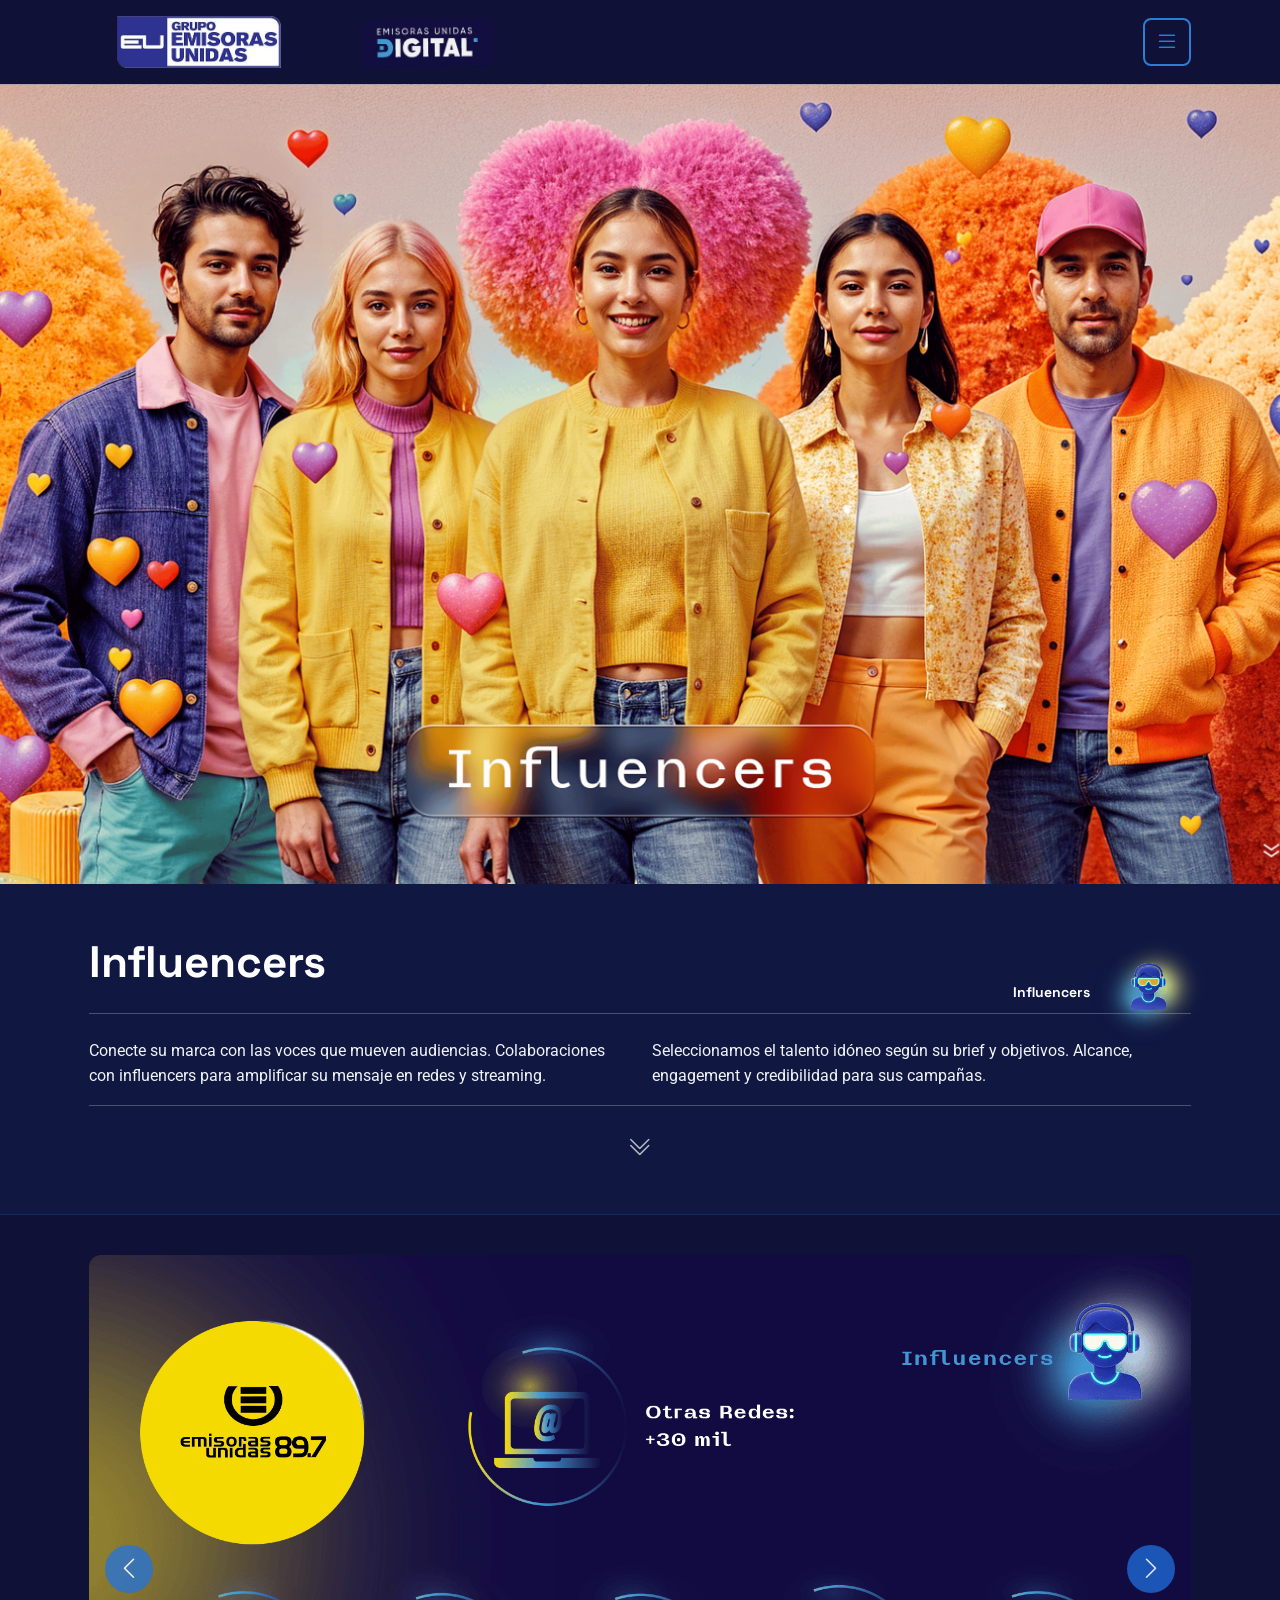
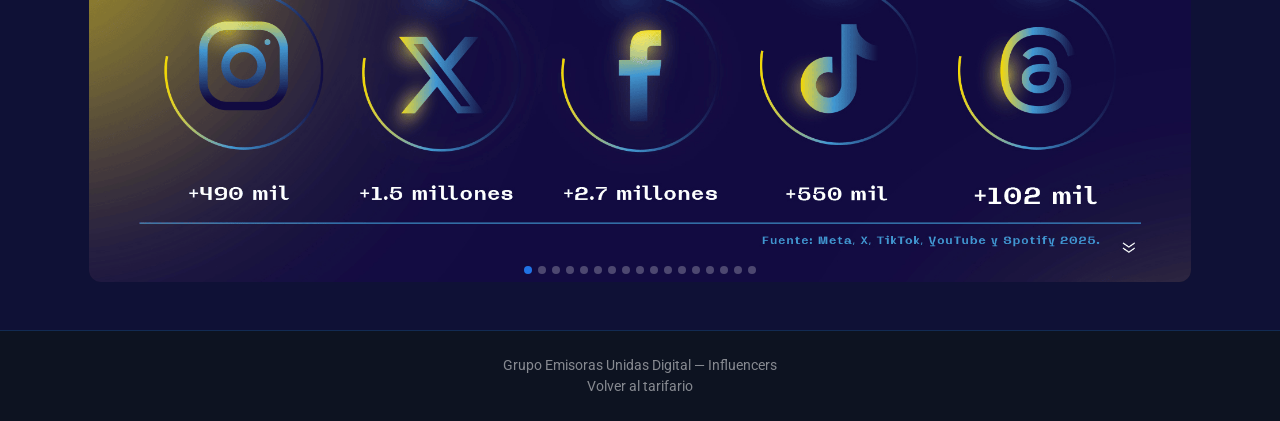
<file: influencers.html>
<!DOCTYPE html>
<html lang="es">
<head>
  <meta charset="UTF-8">
  <meta name="viewport" content="width=device-width, initial-scale=1.0">
  <title>Influencers | Grupo Emisoras Unidas Digital</title>
  <link rel="preconnect" href="https://fonts.googleapis.com">
  <link rel="preconnect" href="https://fonts.gstatic.com" crossorigin>
  <link href="https://fonts.googleapis.com/css2?family=Roboto:wght@300;400;700&family=Space+Grotesk:wght@400;500;600;700&display=swap" rel="stylesheet">
  <link href="https://cdn.jsdelivr.net/npm/bootstrap@5.3.3/dist/css/bootstrap.min.css" rel="stylesheet">
  <link href="https://cdn.jsdelivr.net/npm/bootstrap-icons@1.11.3/font/bootstrap-icons.min.css" rel="stylesheet">
  <link href="https://unpkg.com/aos@2.3.1/dist/aos.css" rel="stylesheet">
  <link rel="stylesheet" href="src/css/styles.css">
  <link rel="stylesheet" href="src/css/influencers.css">
</head>
<body class="page-influencers page-subpage">

  <div class="app-wrapper">
    <header class="tarifario-header influencers-header subpage-header">
      <div class="container">
        <div class="d-flex align-items-center justify-content-between flex-wrap gap-3 py-3 position-relative">
          <a href="index.html" class="d-flex align-items-center gap-2 text-decoration-none">
            <img src="./src/img/LP_EUD Home_07.png" alt="Grupo Emisoras Unidas Digital" class="tarifario-header__logo influencers-header__logo header-logo-subpage logo-1" width="220" height="70" />
            <img src="./src/img/LP_EUD Home_03.png" alt="Grupo Emisoras Unidas Digital" class="tarifario-header__logo influencers-header__logo header-logo-subpage logo-2" width="220" height="70" />
          </a>
          <button type="button" class="tarifario-nav__toggle d-flex align-items-center justify-content-center" aria-label="Abrir menú" aria-expanded="false" aria-controls="tarifario-nav" id="tarifario-nav-toggle">
            <i class="bi bi-list tarifario-nav__icon" aria-hidden="true"></i>
          </button>
          <nav class="tarifario-nav" id="tarifario-nav" aria-label="Navegación principal">
            <ul class="tarifario-nav__list list-unstyled mb-0">
              <li><a href="index.html" class="tarifario-nav__link">Home</a></li>
              <li><a href="social-media.html" class="tarifario-nav__link">RRSS</a></li>
              <li><a href="web.html" class="tarifario-nav__link">Web</a></li>
              <li><a href="brand.html" class="tarifario-nav__link">Brand Day</a></li>
              <li><a href="streaming.html" class="tarifario-nav__link">Streaming</a></li>
              <li><a href="push-notification.html" class="tarifario-nav__link">Push</a></li>
              <li><a href="produccion-audiovisual.html" class="tarifario-nav__link">Producción Audiovisual</a></li>
              <li><a href="content-marketing.html" class="tarifario-nav__link">Content Marketing</a></li>
              <li><a href="influencers.html" class="tarifario-nav__link tarifario-nav__link--active">Influencers</a></li>
            </ul>
          </nav>
        </div>
      </div>
    </header>

    <main>
      <section class="influencers-hero content-section--alt hero-section" aria-label="Introducción">
        <div class="influencers-hero__visual hero-visual">
          <img src="./src/img/influencers-hero.png" alt="" class="influencers-hero__img hero-img" width="1200" height="675" />
        </div>
        <div class="influencers-hero__content-block hero-content-block hero-content-block--narrow">
          <div class="container position-relative">
            <div class="section-badge hero-badge-desktop d-none d-lg-flex" aria-hidden="true">
              <span>Influencers</span>
              <img src="./src/img/influencer.png" alt="" class="hero-badge-img" width="80" height="80" />
            </div>
            <h1 class="section-title-hero hero-title d-none d-lg-block" data-aos="fade-up">Influencers</h1>
            <div class="hero-line d-none d-lg-block" aria-hidden="true"></div>
            <div class="influencers-hero__bajada hero-bajada d-none d-lg-block" data-aos="fade-up" data-aos-delay="100">
              <div class="row g-4">
                <div class="col-md-6">
                  <p>Conecte su marca con las voces que mueven audiencias. Colaboraciones con influencers para amplificar su mensaje en redes y streaming.</p>
                </div>
                <div class="col-md-6">
                  <p>Seleccionamos el talento idóneo según su brief y objetivos. Alcance, engagement y credibilidad para sus campañas.</p>
                </div>
              </div>
              <div class="hero-line d-none d-lg-block" aria-hidden="true"></div>
            </div>

            <p class="influencers-hero__title-mobile hero-title-mobile d-lg-none">Influencers</p>
            <p class="influencers-hero__desc hero-desc d-lg-none" data-aos="fade-up" data-aos-delay="100">
              Colaboraciones con influencers para amplificar su mensaje. Alcance, engagement y credibilidad para sus campañas.
            </p>
            <div class="influencers-hero__scroll d-none d-lg-flex justify-content-center mt-4" data-aos="fade-up" data-aos-delay="200" aria-hidden="true">
              <i class="bi bi-chevron-double-down influencers-hero__scroll-icon hero-scroll-icon"></i>
            </div>
          </div>
        </div>
      </section>

      <!-- Section 1: Carrusel de galería influencers -->
      <section class="content-section influencers-gallery-section" id="galeria" data-aos="fade-up" aria-label="Galería de influencers">
        <div class="container">
          <!-- <div class="content-section__head">
            <h2 class="content-section__title">Galería</h2>
            <span class="content-section__badge" aria-hidden="true">
              <span>Influencers</span>
              <img src="./src/img/influencer.png" alt="" class="content-section__badge-img" width="80" height="80" />
            </span>
          </div> -->
          <!-- <div class="post-block__line"></div> -->
          <div class="influencers-carousel-wrap">
            <div id="influencersCarousel" class="carousel slide" data-bs-ride="carousel" data-bs-interval="5000">
              <div class="carousel-indicators">
                <button type="button" data-bs-target="#influencersCarousel" data-bs-slide-to="0" class="active" aria-current="true" aria-label="Slide 1"></button>
                <button type="button" data-bs-target="#influencersCarousel" data-bs-slide-to="1" aria-label="Slide 2"></button>
                <button type="button" data-bs-target="#influencersCarousel" data-bs-slide-to="2" aria-label="Slide 3"></button>
                <button type="button" data-bs-target="#influencersCarousel" data-bs-slide-to="3" aria-label="Slide 4"></button>
                <button type="button" data-bs-target="#influencersCarousel" data-bs-slide-to="4" aria-label="Slide 5"></button>
                <button type="button" data-bs-target="#influencersCarousel" data-bs-slide-to="5" aria-label="Slide 6"></button>
                <button type="button" data-bs-target="#influencersCarousel" data-bs-slide-to="6" aria-label="Slide 7"></button>
                <button type="button" data-bs-target="#influencersCarousel" data-bs-slide-to="7" aria-label="Slide 8"></button>
                <button type="button" data-bs-target="#influencersCarousel" data-bs-slide-to="8" aria-label="Slide 9"></button>
                <button type="button" data-bs-target="#influencersCarousel" data-bs-slide-to="9" aria-label="Slide 10"></button>
                <button type="button" data-bs-target="#influencersCarousel" data-bs-slide-to="10" aria-label="Slide 11"></button>
                <button type="button" data-bs-target="#influencersCarousel" data-bs-slide-to="11" aria-label="Slide 12"></button>
                <button type="button" data-bs-target="#influencersCarousel" data-bs-slide-to="12" aria-label="Slide 13"></button>
                <button type="button" data-bs-target="#influencersCarousel" data-bs-slide-to="13" aria-label="Slide 14"></button>
                <button type="button" data-bs-target="#influencersCarousel" data-bs-slide-to="14" aria-label="Slide 15"></button>
                <button type="button" data-bs-target="#influencersCarousel" data-bs-slide-to="15" aria-label="Slide 16"></button>
                <button type="button" data-bs-target="#influencersCarousel" data-bs-slide-to="16" aria-label="Slide 17"></button>
              </div>
              <div class="carousel-inner">
                <div class="carousel-item active">
                  <img src="./src/img/galeria-influencers/01.png" class="d-block w-100 influencers-carousel__img" alt="Influencer 1" />
                </div>
                <div class="carousel-item">
                  <img src="./src/img/galeria-influencers/02.png" class="d-block w-100 influencers-carousel__img" alt="Influencer 2" />
                </div>
                <div class="carousel-item">
                  <img src="./src/img/galeria-influencers/03.png" class="d-block w-100 influencers-carousel__img" alt="Influencer 3" />
                </div>
                <div class="carousel-item">
                  <img src="./src/img/galeria-influencers/04.png" class="d-block w-100 influencers-carousel__img" alt="Influencer 4" />
                </div>
                <div class="carousel-item">
                  <img src="./src/img/galeria-influencers/05.png" class="d-block w-100 influencers-carousel__img" alt="Influencer 5" />
                </div>
                <div class="carousel-item">
                  <img src="./src/img/galeria-influencers/06.png" class="d-block w-100 influencers-carousel__img" alt="Influencer 6" />
                </div>
                <div class="carousel-item">
                  <img src="./src/img/galeria-influencers/07.png" class="d-block w-100 influencers-carousel__img" alt="Influencer 7" />
                </div>
                <div class="carousel-item">
                  <img src="./src/img/galeria-influencers/08.png" class="d-block w-100 influencers-carousel__img" alt="Influencer 8" />
                </div>
                <div class="carousel-item">
                  <img src="./src/img/galeria-influencers/09.png" class="d-block w-100 influencers-carousel__img" alt="Influencer 9" />
                </div>
                <div class="carousel-item">
                  <img src="./src/img/galeria-influencers/10.png" class="d-block w-100 influencers-carousel__img" alt="Influencer 10" />
                </div>
                <div class="carousel-item">
                  <img src="./src/img/galeria-influencers/11.png" class="d-block w-100 influencers-carousel__img" alt="Influencer 11" />
                </div>
                <div class="carousel-item">
                  <img src="./src/img/galeria-influencers/12.png" class="d-block w-100 influencers-carousel__img" alt="Influencer 12" />
                </div>
                <div class="carousel-item">
                  <img src="./src/img/galeria-influencers/13.png" class="d-block w-100 influencers-carousel__img" alt="Influencer 13" />
                </div>
                <div class="carousel-item">
                  <img src="./src/img/galeria-influencers/14.png" class="d-block w-100 influencers-carousel__img" alt="Influencer 14" />
                </div>
                <div class="carousel-item">
                  <img src="./src/img/galeria-influencers/15.png" class="d-block w-100 influencers-carousel__img" alt="Influencer 15" />
                </div>
                <div class="carousel-item">
                  <img src="./src/img/galeria-influencers/16.png" class="d-block w-100 influencers-carousel__img" alt="Influencer 16" />
                </div>
                <div class="carousel-item">
                  <img src="./src/img/galeria-influencers/17.png" class="d-block w-100 influencers-carousel__img" alt="Influencer 17" />
                </div>
              </div>
              <button class="carousel-control-prev" type="button" data-bs-target="#influencersCarousel" data-bs-slide="prev" aria-label="Anterior">
                <i class="bi bi-chevron-left" aria-hidden="true"></i>
              </button>
              <button class="carousel-control-next" type="button" data-bs-target="#influencersCarousel" data-bs-slide="next" aria-label="Siguiente">
                <i class="bi bi-chevron-right" aria-hidden="true"></i>
              </button>
            </div>
          </div>
        </div>
      </section>

      
    </main>

    <footer class="influencers-footer page-footer py-4 ">
      <div class="container text-center text-white-50 small">
        <p class="mb-0">Grupo Emisoras Unidas Digital — Influencers</p>
        <a href="index.html" class="text-white-50 text-decoration-none">Volver al tarifario</a>
      </div>
    </footer>
  </div>

  <script src="https://cdn.jsdelivr.net/npm/bootstrap@5.3.3/dist/js/bootstrap.bundle.min.js"></script>
  <script src="https://unpkg.com/aos@2.3.1/dist/aos.js"></script>
  <script src="./src/js/scripts.js"></script>
</body>
</html>
</file>
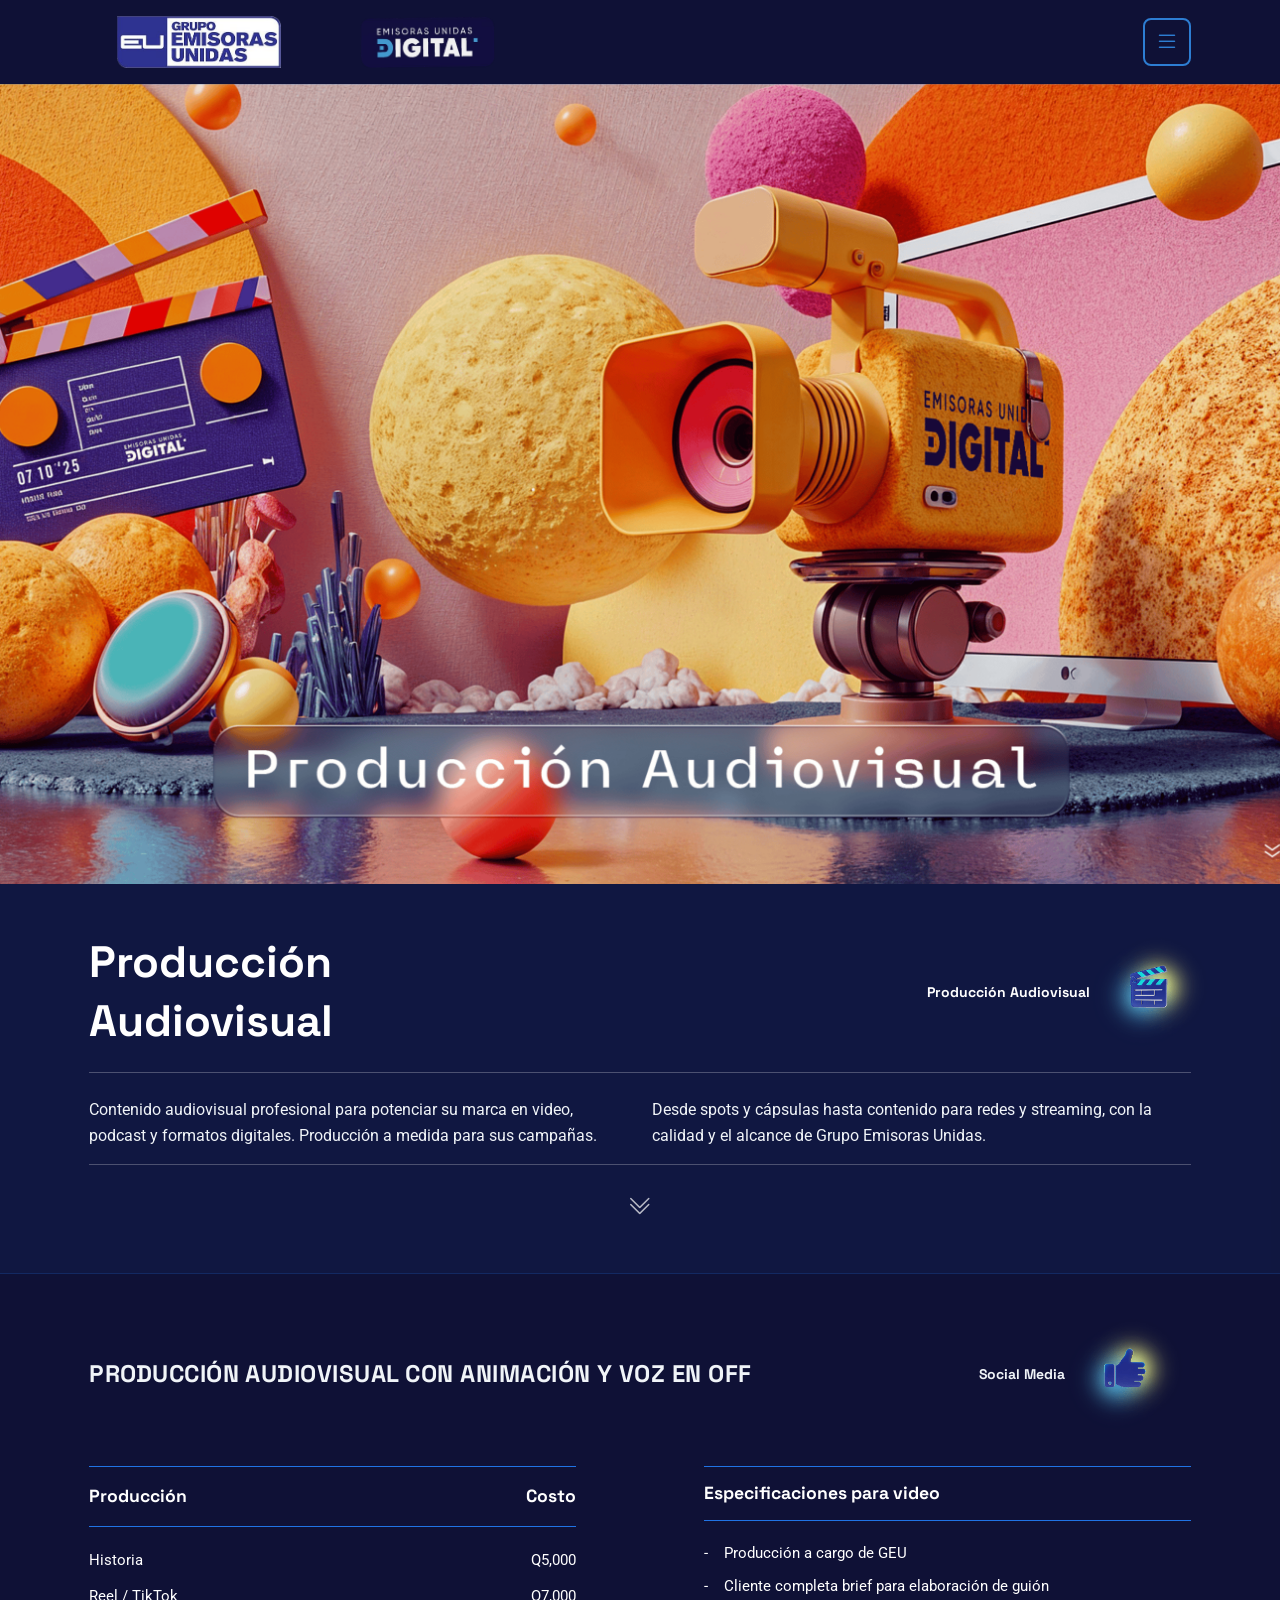
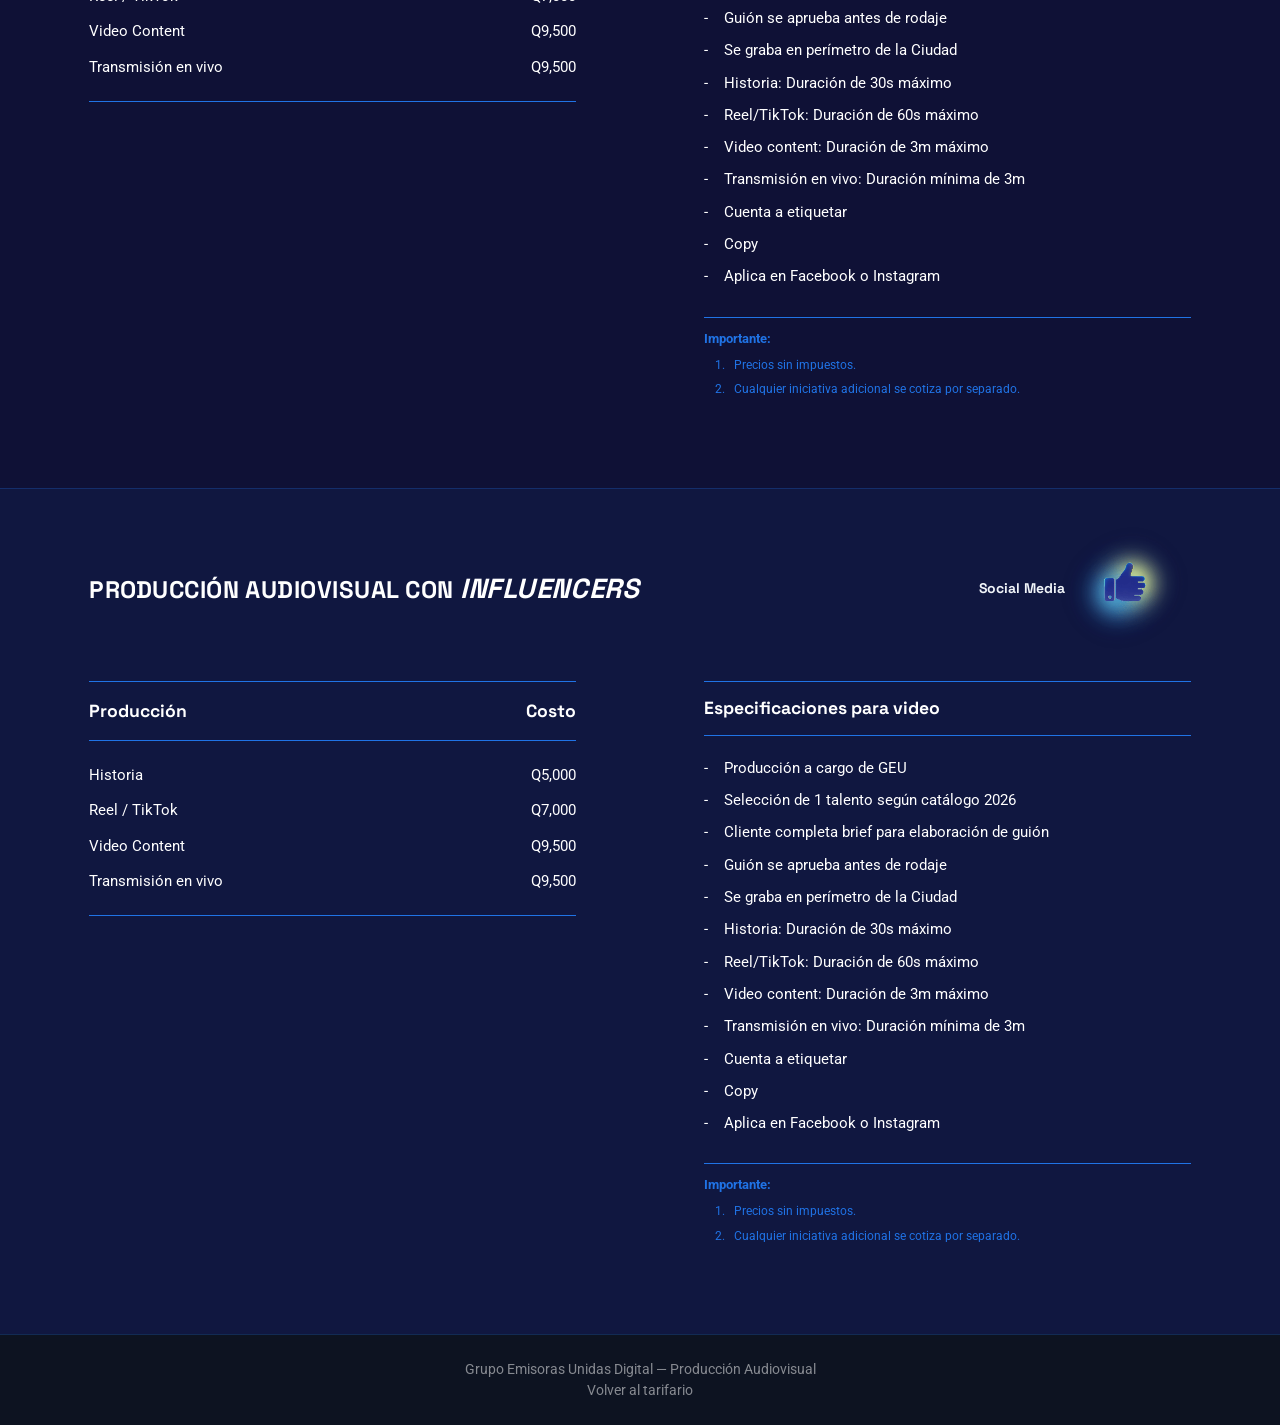
<file: produccion-audiovisual.html>
<!DOCTYPE html>
<html lang="es">
<head>
  <meta charset="UTF-8">
  <meta name="viewport" content="width=device-width, initial-scale=1.0">
  <title>Producción Audiovisual | Grupo Emisoras Unidas Digital</title>
  <link rel="preconnect" href="https://fonts.googleapis.com">
  <link rel="preconnect" href="https://fonts.gstatic.com" crossorigin>
  <link href="https://fonts.googleapis.com/css2?family=Roboto:wght@300;400;700&family=Space+Grotesk:wght@400;500;600;700&display=swap" rel="stylesheet">
  <link href="https://cdn.jsdelivr.net/npm/bootstrap@5.3.3/dist/css/bootstrap.min.css" rel="stylesheet">
  <link href="https://cdn.jsdelivr.net/npm/bootstrap-icons@1.11.3/font/bootstrap-icons.min.css" rel="stylesheet">
  <link href="https://unpkg.com/aos@2.3.1/dist/aos.css" rel="stylesheet">
  <link rel="stylesheet" href="src/css/styles.css">
  <link rel="stylesheet" href="src/css/produccion-audiovisual.css">
</head>
<body class="page-produccion-audiovisual page-subpage">

  <div class="app-wrapper">
    <header class="tarifario-header produccion-audiovisual-header subpage-header">
      <div class="container">
        <div class="d-flex align-items-center justify-content-between flex-wrap gap-3 py-3 position-relative">
          <a href="index.html" class="d-flex align-items-center gap-2 text-decoration-none">
            <img src="./src/img/LP_EUD Home_07.png" alt="Grupo Emisoras Unidas Digital" class="tarifario-header__logo produccion-audiovisual-header__logo header-logo-subpage logo-1" width="220" height="70" />
            <img src="./src/img/LP_EUD Home_03.png" alt="Grupo Emisoras Unidas Digital" class="tarifario-header__logo produccion-audiovisual-header__logo header-logo-subpage logo-2" width="220" height="70" />
          </a>
          <button type="button" class="tarifario-nav__toggle d-flex align-items-center justify-content-center" aria-label="Abrir menú" aria-expanded="false" aria-controls="tarifario-nav" id="tarifario-nav-toggle">
            <i class="bi bi-list tarifario-nav__icon" aria-hidden="true"></i>
          </button>
          <nav class="tarifario-nav" id="tarifario-nav" aria-label="Navegación principal">
            <ul class="tarifario-nav__list list-unstyled mb-0">
              <li><a href="index.html" class="tarifario-nav__link">Home</a></li>
              <li><a href="social-media.html" class="tarifario-nav__link">RRSS</a></li>
              <li><a href="web.html" class="tarifario-nav__link">Web</a></li>
              <li><a href="brand.html" class="tarifario-nav__link">Brand Day</a></li>
              <li><a href="streaming.html" class="tarifario-nav__link">Streaming</a></li>
              <li><a href="push-notification.html" class="tarifario-nav__link">Push</a></li>
              <li><a href="produccion-audiovisual.html" class="tarifario-nav__link tarifario-nav__link--active">Producción Audiovisual</a></li>
              <li><a href="content-marketing.html" class="tarifario-nav__link">Content Marketing</a></li>
              <li><a href="influencers.html" class="tarifario-nav__link">Influencers</a></li>
            </ul>
          </nav>
        </div>
      </div>
    </header>

    <main>
      <!-- ========== HERO — Producción Audiovisual ========== -->
      <section class="produccion-audiovisual-hero produccion-audiovisual-section--alt content-section--alt hero-section" aria-label="Introducción">
        <div class="produccion-audiovisual-hero__visual hero-visual">
          <img src="./src/img/produccion-audiovisual-hero.png" alt="" class="produccion-audiovisual-hero__img hero-img" width="1200" height="675" />
        </div>
        <div class="produccion-audiovisual-hero__content-block hero-content-block hero-content-block--narrow">
          <div class="container position-relative">
            <div class="section-badge hero-badge-desktop d-none d-lg-flex" aria-hidden="true">
              <span>Producción Audiovisual</span>
              <img src="./src/img/prod_audiovisual.png" alt="" class="hero-badge-img" width="80" height="80" />
            </div>
            <h1 class="section-title-hero hero-title d-none d-lg-block" data-aos="fade-up">Producción<br /><span class="produccion-audiovisual-hero__title-line2 hero-title-line2">Audiovisual</span></h1>
            <div class="hero-line d-none d-lg-block" aria-hidden="true"></div>
            <div class="produccion-audiovisual-hero__bajada hero-bajada d-none d-lg-block" data-aos="fade-up" data-aos-delay="100">
              <div class="row g-4">
                <div class="col-md-6">
                  <p>Contenido audiovisual profesional para <span class="hero-highlight">potenciar su marca</span> en video, podcast y formatos digitales. Producción a medida para sus campañas.</p>
                </div>
                <div class="col-md-6">
                  <p>Desde spots y cápsulas hasta <span class="hero-highlight">contenido para redes y streaming</span>, con la calidad y el alcance de Grupo Emisoras Unidas.</p>
                </div>
              </div>
              <div class="hero-line d-none d-lg-block" aria-hidden="true"></div>
            </div>

            <p class="produccion-audiovisual-hero__title-mobile hero-title-mobile d-lg-none">Producción Audiovisual</p>
            <p class="produccion-audiovisual-hero__desc hero-desc d-lg-none" data-aos="fade-up" data-aos-delay="100">
              Contenido audiovisual profesional para video, podcast y formatos digitales. Producción a medida para sus campañas.
            </p>
            <div class="produccion-audiovisual-hero__scroll d-none d-lg-flex justify-content-center mt-4" data-aos="fade-up" data-aos-delay="200" aria-hidden="true">
              <i class="bi bi-chevron-double-down produccion-audiovisual-hero__scroll-icon hero-scroll-icon"></i>
            </div>
          </div>
        </div>
      </section>

     

      <!-- ========== BLOQUE 2 — Producción Audiovisual para Social Media ========== -->
      <section class="content-section  post-block" id="seccion-produccion-social-media" data-aos="fade-up">
        <div class="container">
          <div class="content-section__head">
            <h2 class="content-section__title">Producción Audiovisual con Animación y Voz en Off</h2>
            <span class="content-section__badge" aria-hidden="true">
              <span>Social Media</span>
              <img src="./src/img/like.png" alt="" class="content-section__badge-img" width="120" height="120" />
            </span>
          </div>
          <div class="post-block__grid">
            <div class="post-block__col post-block__col--tarifario">
              <div class="post-block__line"></div>
              <div class="post-block__header-row pb-2">
                <span class="post-block__header">Producción</span>
                <span class="post-block__header post-block__header--right">Costo</span>
              </div>
              <div class="post-block__line"></div>
              <ul class="post-block__list post-block__list--prices">
                <li><span>Historia</span><span>Q5,000</span></li>
                <li><span>Reel / TikTok</span><span>Q7,000</span></li>
                <li><span>Video Content</span><span>Q9,500</span></li>
                <li><span>Transmisión en vivo</span><span>Q9,500</span></li>
              </ul>
              <div class="post-block__line"></div>
            </div>
            <div class="post-block__col post-block__col--specs">
              <div class="post-block__line"></div>
              <h3 class="post-block__subtitle pb-2">Especificaciones para video</h3>
              <div class="post-block__line"></div>
              <ul class="post-block__list post-block__list--bullets">
                <li>Producción a cargo de GEU</li>
                <li>Cliente completa brief para elaboración de guión</li>
                <li>Guión se aprueba antes de rodaje</li>
                <li>Se graba en perímetro de la Ciudad</li>
                <li>Historia: Duración de 30s máximo</li>
                <li>Reel/TikTok: Duración de 60s máximo</li>
                <li>Video content: Duración de 3m máximo</li>
                <li>Transmisión en vivo: Duración mínima de 3m</li>
                <li>Cuenta a etiquetar</li>
                <li>Copy</li>
                <li>Aplica en Facebook o Instagram</li>
              </ul>
              <div class="post-block__importante">
                <div class="post-block__line"></div>
                <p class="post-block__importante-title">Importante:</p>
                <ol class="post-block__list post-block__list--numbered">
                  <li>Precios sin impuestos.</li>
                  <li>Cualquier iniciativa adicional se cotiza por separado.</li>
                </ol>
              </div>
            </div>
          </div>
        </div>
      </section>

      <!-- ========== BLOQUE 3 — Producción Audiovisual con Influencers ========== -->
      <section class="content-section content-section--alt post-block" id="seccion-produccion-influencers" data-aos="fade-up">
        <div class="container">
          <div class="content-section__head">
            <h2 class="content-section__title">Producción Audiovisual con <span class="content-section__title-accent">Influencers</span></h2>
            <span class="content-section__badge" aria-hidden="true">
              <span>Social Media</span>
              <img src="./src/img/like.png" alt="" class="content-section__badge-img" width="120" height="120" />
            </span>
          </div>
          <div class="post-block__grid">
            <div class="post-block__col post-block__col--tarifario">
              <div class="post-block__line"></div>
              <div class="post-block__header-row pb-2">
                <span class="post-block__header">Producción</span>
                <span class="post-block__header post-block__header--right">Costo</span>
              </div>
              <div class="post-block__line"></div>
              <ul class="post-block__list post-block__list--prices">
                <li><span>Historia</span><span>Q5,000</span></li>
                <li><span>Reel / TikTok</span><span>Q7,000</span></li>
                <li><span>Video Content</span><span>Q9,500</span></li>
                <li><span>Transmisión en vivo</span><span>Q9,500</span></li>
              </ul>
              <div class="post-block__line"></div>
            </div>
            <div class="post-block__col post-block__col--specs">
              <div class="post-block__line"></div>
              <h3 class="post-block__subtitle pb-2">Especificaciones para video</h3>
              <div class="post-block__line"></div>
              <ul class="post-block__list post-block__list--bullets">
                <li>Producción a cargo de GEU</li>
                <li>Selección de 1 talento según catálogo 2026</li>
                <li>Cliente completa brief para elaboración de guión</li>
                <li>Guión se aprueba antes de rodaje</li>
                <li>Se graba en perímetro de la Ciudad</li>
                <li>Historia: Duración de 30s máximo</li>
                <li>Reel/TikTok: Duración de 60s máximo</li>
                <li>Video content: Duración de 3m máximo</li>
                <li>Transmisión en vivo: Duración mínima de 3m</li>
                <li>Cuenta a etiquetar</li>
                <li>Copy</li>
                <li>Aplica en Facebook o Instagram</li>
              </ul>
              <div class="post-block__importante">
                <div class="post-block__line"></div>
                <p class="post-block__importante-title">Importante:</p>
                <ol class="post-block__list post-block__list--numbered">
                  <li>Precios sin impuestos.</li>
                  <li>Cualquier iniciativa adicional se cotiza por separado.</li>
                </ol>
              </div>
            </div>
          </div>
        </div>
      </section>

     
    </main>

    <footer class="produccion-audiovisual-footer page-footer py-4">
      <div class="container text-center text-white-50 small">
        <p class="mb-0">Grupo Emisoras Unidas Digital — Producción Audiovisual</p>
        <a href="index.html" class="text-white-50 text-decoration-none">Volver al tarifario</a>
      </div>
    </footer>
  </div>

  <script src="https://cdn.jsdelivr.net/npm/bootstrap@5.3.3/dist/js/bootstrap.bundle.min.js"></script>
  <script src="https://unpkg.com/aos@2.3.1/dist/aos.js"></script>
  <script src="./src/js/scripts.js"></script>
</body>
</html>
</file>
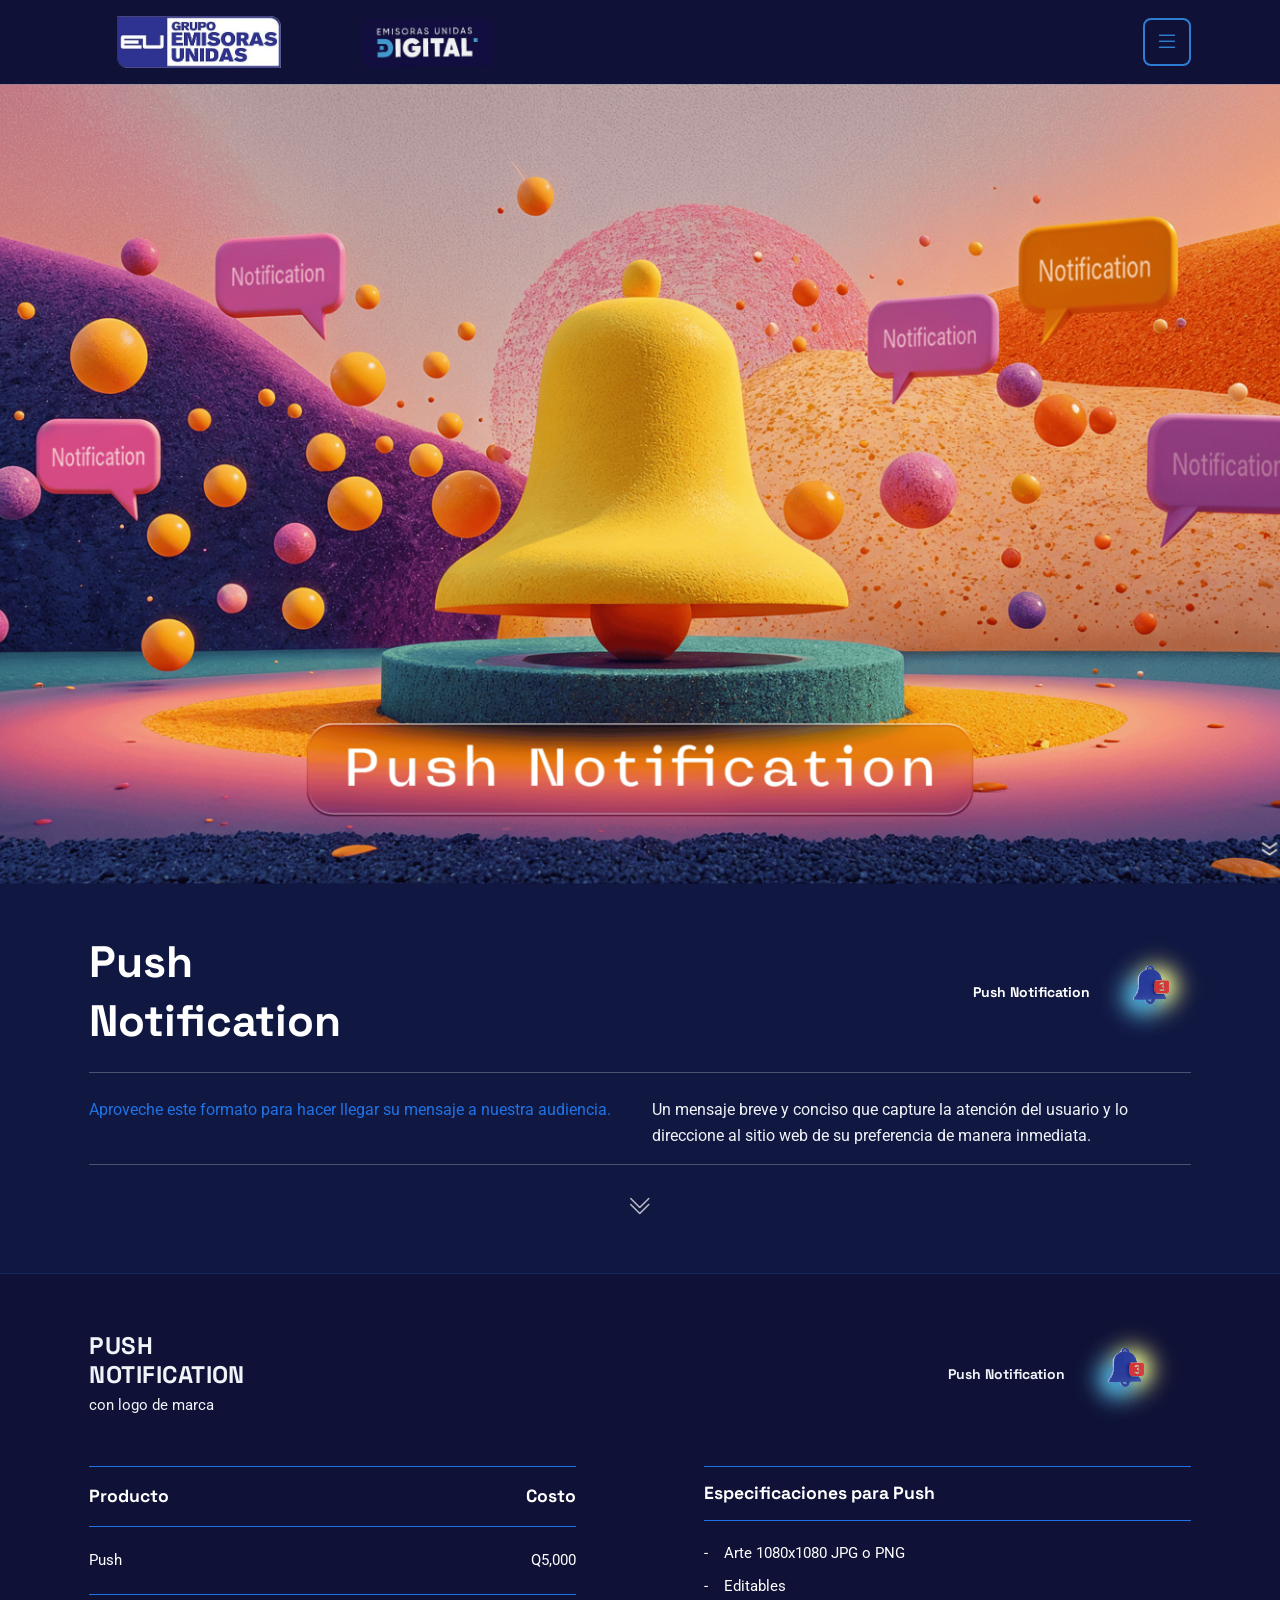
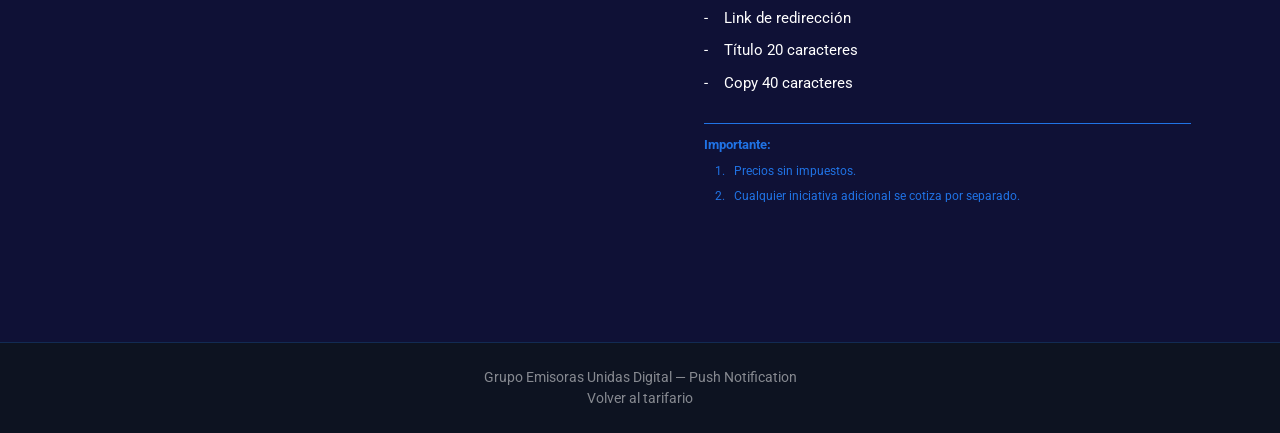
<file: push-notification.html>
<!DOCTYPE html>
<html lang="es">
<head>
  <meta charset="UTF-8">
  <meta name="viewport" content="width=device-width, initial-scale=1.0">
  <title>Push Notification | Grupo Emisoras Unidas Digital</title>
  <link rel="preconnect" href="https://fonts.googleapis.com">
  <link rel="preconnect" href="https://fonts.gstatic.com" crossorigin>
  <link href="https://fonts.googleapis.com/css2?family=Roboto:wght@300;400;700&family=Space+Grotesk:wght@400;500;600;700&display=swap" rel="stylesheet">
  <link href="https://cdn.jsdelivr.net/npm/bootstrap@5.3.3/dist/css/bootstrap.min.css" rel="stylesheet">
  <link href="https://cdn.jsdelivr.net/npm/bootstrap-icons@1.11.3/font/bootstrap-icons.min.css" rel="stylesheet">
  <link href="https://unpkg.com/aos@2.3.1/dist/aos.css" rel="stylesheet">
  <link rel="stylesheet" href="src/css/styles.css">
  <link rel="stylesheet" href="src/css/push-notification.css">
</head>
<body class="page-push-notification page-subpage">

  <div class="app-wrapper">
    <header class="tarifario-header push-notification-header subpage-header">
      <div class="container">
        <div class="d-flex align-items-center justify-content-between flex-wrap gap-3 py-3 position-relative">
          <a href="index.html" class="d-flex align-items-center gap-2 text-decoration-none">
            <img src="./src/img/LP_EUD Home_07.png" alt="Grupo Emisoras Unidas Digital" class="tarifario-header__logo push-notification-header__logo header-logo-subpage logo-1" width="220" height="70" />
            <img src="./src/img/LP_EUD Home_03.png" alt="Grupo Emisoras Unidas Digital" class="tarifario-header__logo push-notification-header__logo header-logo-subpage logo-2" width="220" height="70" />
          </a>
          <button type="button" class="tarifario-nav__toggle d-flex align-items-center justify-content-center" aria-label="Abrir menú" aria-expanded="false" aria-controls="tarifario-nav" id="tarifario-nav-toggle">
            <i class="bi bi-list tarifario-nav__icon" aria-hidden="true"></i>
          </button>
          <nav class="tarifario-nav" id="tarifario-nav" aria-label="Navegación principal">
            <ul class="tarifario-nav__list list-unstyled mb-0">
              <li><a href="index.html" class="tarifario-nav__link">Home</a></li>
              <li><a href="social-media.html" class="tarifario-nav__link">RRSS</a></li>
              <li><a href="web.html" class="tarifario-nav__link">Web</a></li>
              <li><a href="brand.html" class="tarifario-nav__link">Brand Day</a></li>
              <li><a href="streaming.html" class="tarifario-nav__link">Streaming</a></li>
              <li><a href="push-notification.html" class="tarifario-nav__link tarifario-nav__link--active">Push</a></li>
              <li><a href="produccion-audiovisual.html" class="tarifario-nav__link">Producción Audiovisual</a></li>
              <li><a href="content-marketing.html" class="tarifario-nav__link">Content Marketing</a></li>
              <li><a href="influencers.html" class="tarifario-nav__link">Influencers</a></li>
            </ul>
          </nav>
        </div>
      </div>
    </header>

    <main>
      <section class="push-notification-hero content-section--alt hero-section" aria-label="Introducción">
        <div class="push-notification-hero__visual hero-visual">
          <img src="./src/img/push-notification-hero.png" alt="" class="push-notification-hero__img hero-img" width="1200" height="675" />
        </div>
        <div class="push-notification-hero__content-block hero-content-block hero-content-block--narrow">
          <div class="container position-relative">
            <div class="section-badge hero-badge-desktop d-none d-lg-flex" aria-hidden="true">
              <span>Push Notification</span>
              <img src="./src/img/campana.png" alt="" class="hero-badge-img" width="120" height="120" />
            </div>
            <h1 class="section-title-hero hero-title d-none d-lg-block" data-aos="fade-up">Push<br /><span class="push-notification-hero__title-line2 hero-title-line2">Notification</span></h1>
            <div class="hero-line d-none d-lg-block" aria-hidden="true"></div>
            <div class="push-notification-hero__bajada hero-bajada d-none d-lg-block" data-aos="fade-up" data-aos-delay="100">
              <div class="row g-4">
                <div class="col-md-6 push-notification-hero__bajada-col-celeste">
                  <p>Aproveche este formato para hacer llegar su mensaje a nuestra audiencia.</p>
                </div>
                <div class="col-md-6">
                  <p>Un mensaje breve y conciso que capture la atención del usuario y lo direccione al sitio web de su preferencia de manera inmediata.</p>
                </div>
              </div>
              <div class="hero-line d-none d-lg-block" aria-hidden="true"></div>
            </div>

            <p class="push-notification-hero__title-mobile hero-title-mobile d-lg-none">Push Notification</p>
            <p class="push-notification-hero__desc hero-desc d-lg-none" data-aos="fade-up" data-aos-delay="100">
              Notificaciones push para llegar a su audiencia con promociones y avisos. Alta tasa de apertura y segmentación.
            </p>
            <div class="push-notification-hero__scroll d-none d-lg-flex justify-content-center mt-4" data-aos="fade-up" data-aos-delay="200" aria-hidden="true">
              <i class="bi bi-chevron-double-down push-notification-hero__scroll-icon hero-scroll-icon"></i>
            </div>
          </div>
        </div>
      </section>

      <section class="content-section post-block" id="seccion-push-notification" data-aos="fade-up">
        <div class="container">
          <div class="content-section__head">
            <div class="content-section__head-inner">
              <h2 class="content-section__title">Push Notification</h2>
              <p class="content-section__subtitle">con logo de marca</p>
            </div>
            <span class="content-section__badge" aria-hidden="true">
              <span>Push Notification</span>
              <img src="./src/img/campana.png" alt="" class="content-section__badge-img" width="80" height="80" />
            </span>
          </div>
          <div class="post-block__grid">
            <div class="post-block__col post-block__col--tarifario">
              <div class="post-block__line"></div>
              <div class="post-block__header-row pb-2">
                <span class="post-block__header">Producto</span>
                <span class="post-block__header post-block__header--right">Costo</span>
              </div>
              <div class="post-block__line"></div>
              <ul class="post-block__list post-block__list--prices">
                <li><span>Push</span><span>Q5,000</span></li>
              </ul>
              <div class="post-block__line"></div>
            </div>
            <div class="post-block__col post-block__col--specs">
              <div class="post-block__line"></div>
              <h3 class="post-block__subtitle pb-2">Especificaciones para Push</h3>
              <div class="post-block__line"></div>
              <ul class="post-block__list post-block__list--bullets">
                <li>Arte 1080x1080 JPG o PNG</li>
                <li>Editables</li>
                <li>Link de redirección</li>
                <li>Título 20 caracteres</li>
                <li>Copy 40 caracteres</li>
              </ul>
              <div class="post-block__importante">
                <div class="post-block__line"></div>
                <p class="post-block__importante-title">Importante:</p>
                <ol class="post-block__list post-block__list--numbered">
                  <li>Precios sin impuestos.</li>
                  <li>Cualquier iniciativa adicional se cotiza por separado.</li>
                </ol>
              </div>
            </div>
          </div>
        </div>
      </section>

     
    </main>

    <footer class="push-notification-footer page-footer py-4 mt-5">
      <div class="container text-center text-white-50 small">
        <p class="mb-0">Grupo Emisoras Unidas Digital — Push Notification</p>
        <a href="index.html" class="text-white-50 text-decoration-none">Volver al tarifario</a>
      </div>
    </footer>
  </div>

  <script src="https://cdn.jsdelivr.net/npm/bootstrap@5.3.3/dist/js/bootstrap.bundle.min.js"></script>
  <script src="https://unpkg.com/aos@2.3.1/dist/aos.js"></script>
  <script src="./src/js/scripts.js"></script>
</body>
</html>
</file>
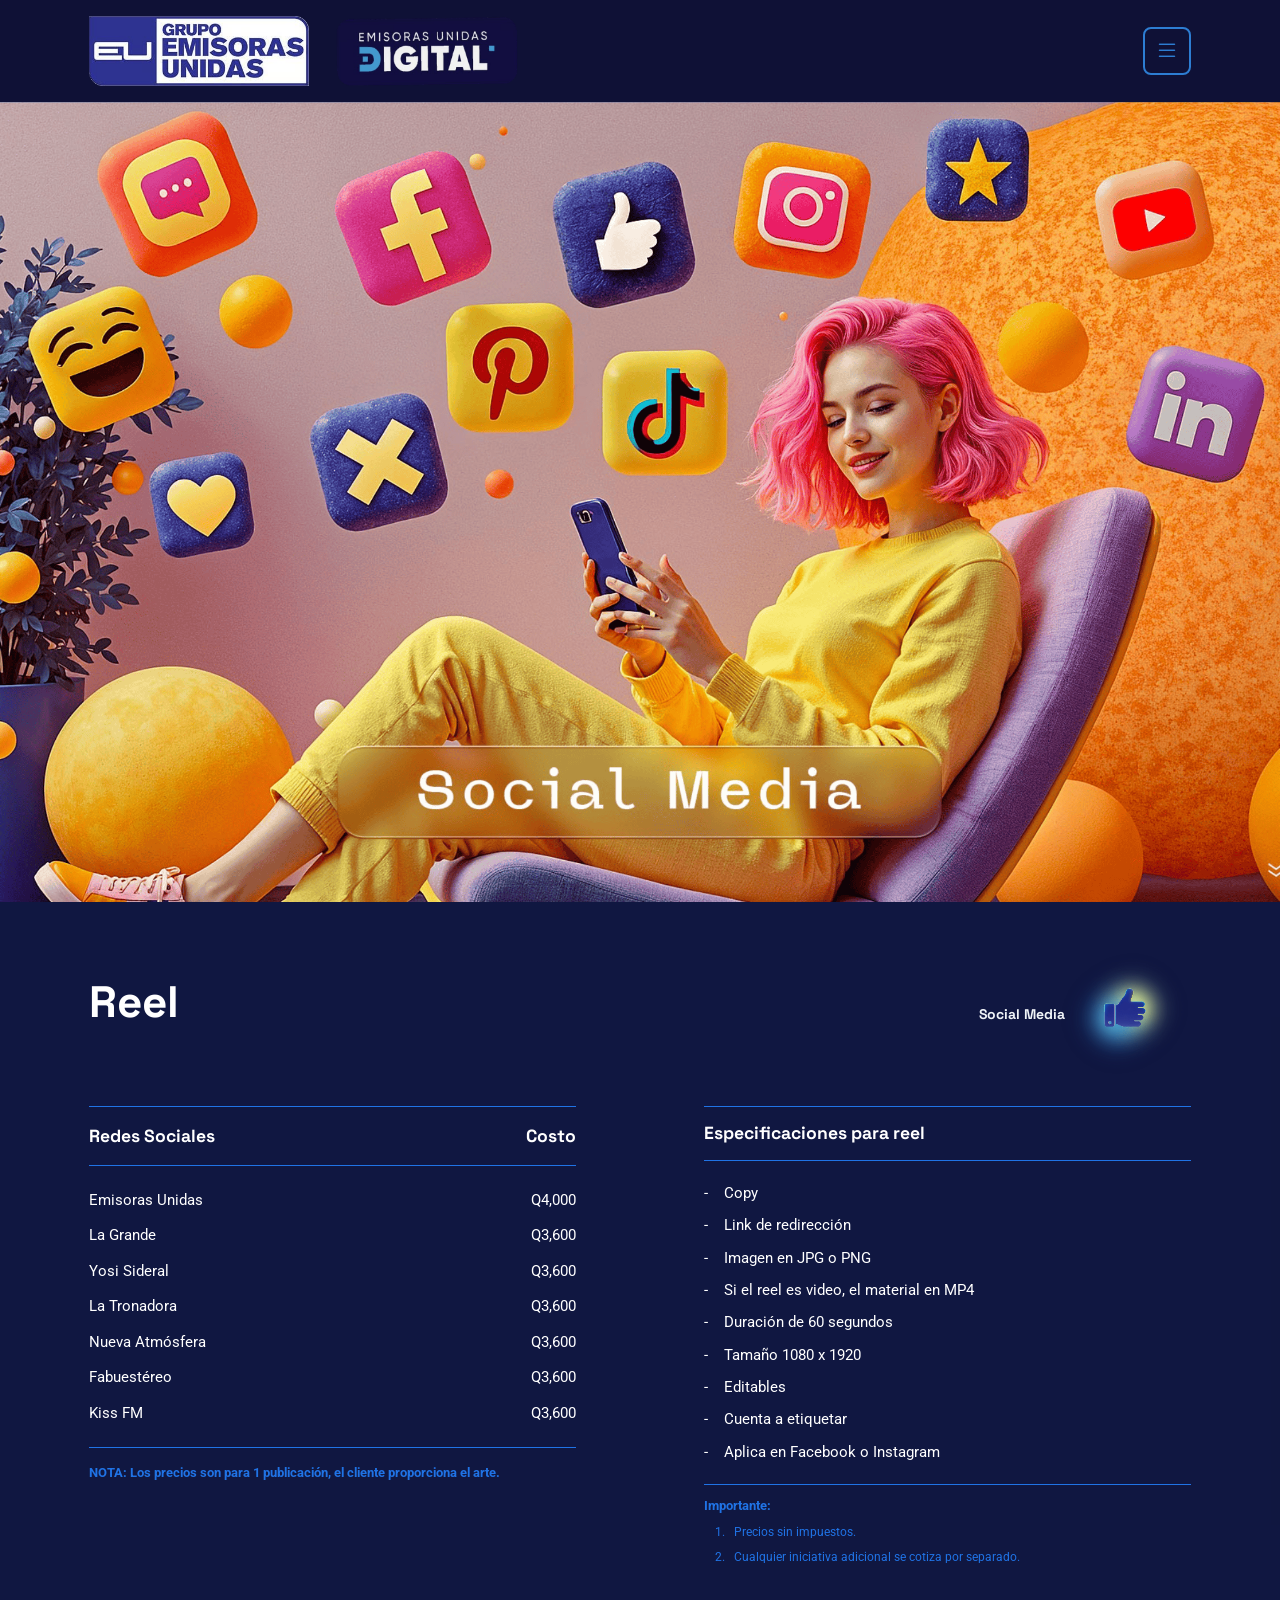
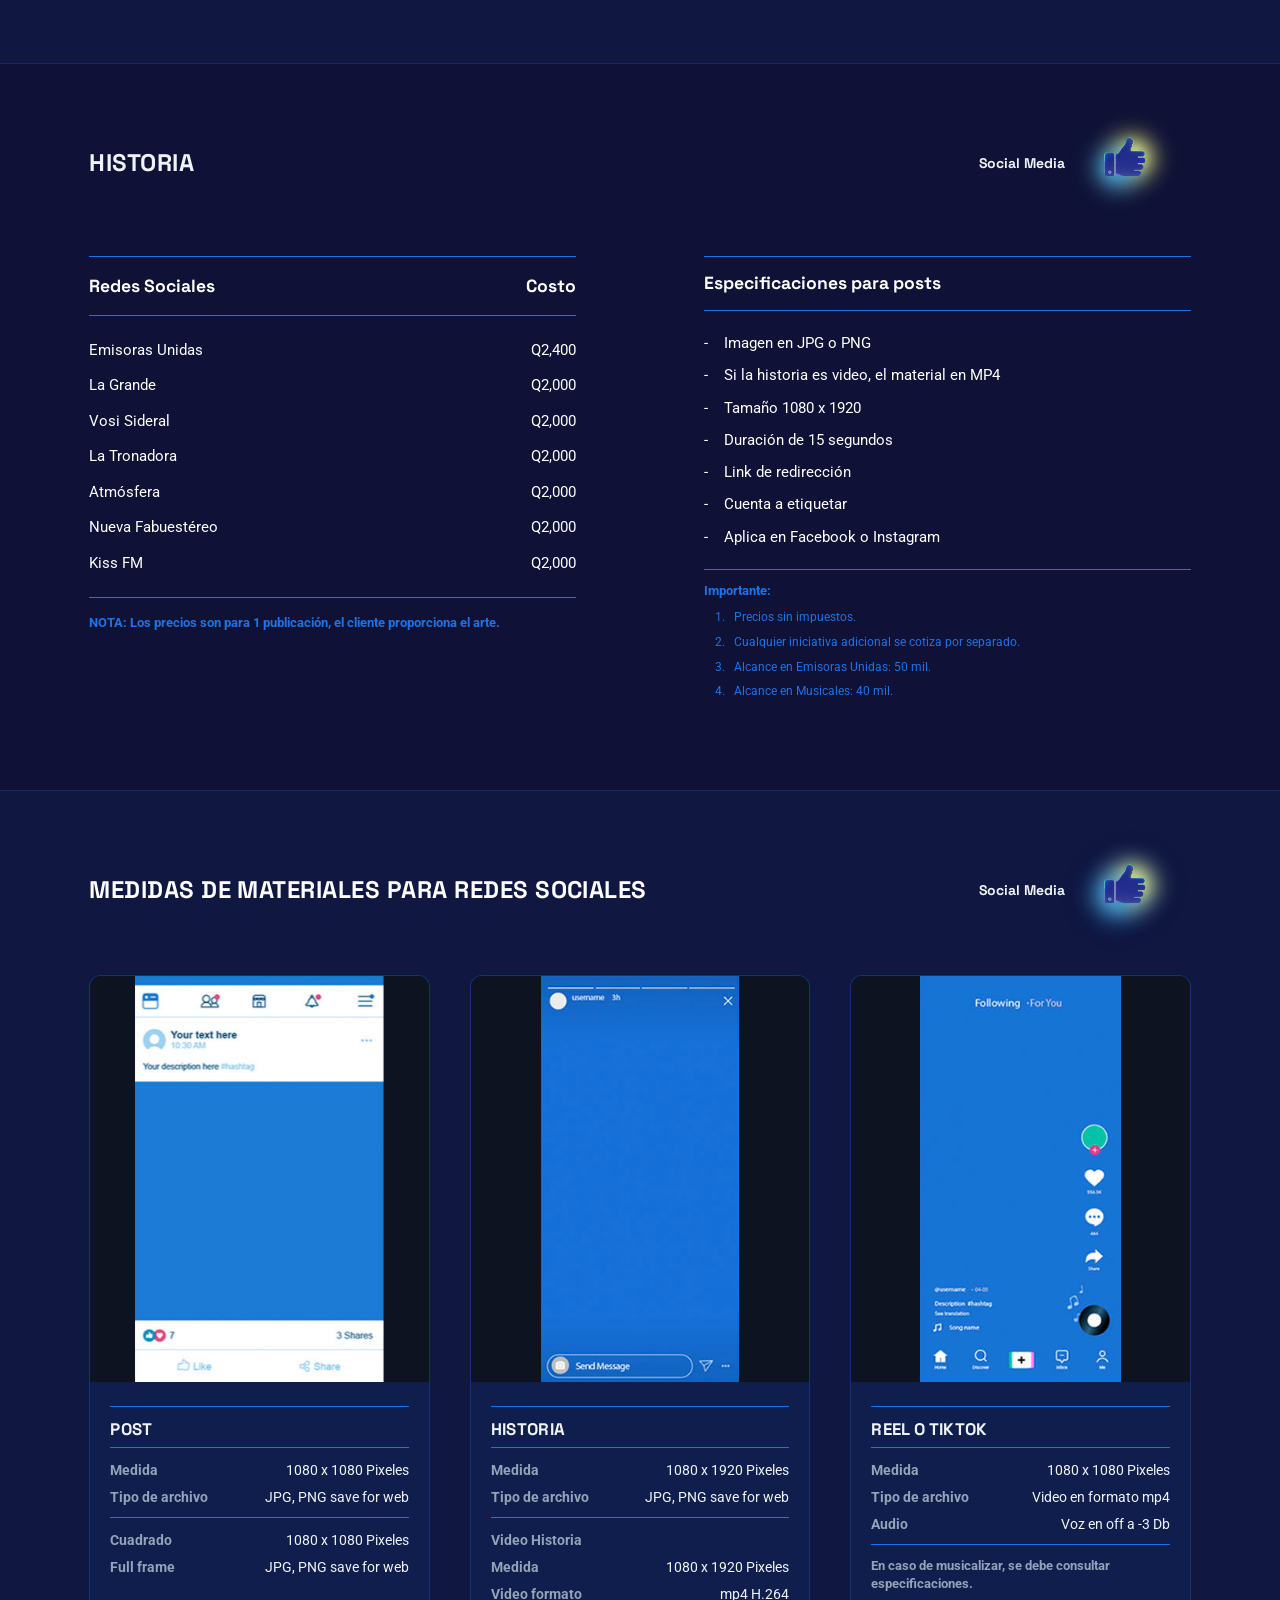
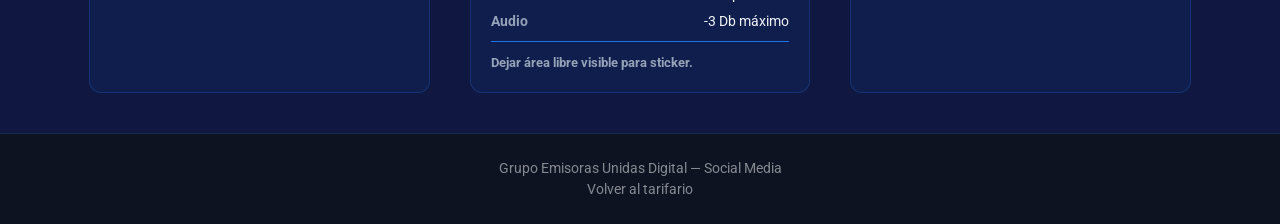
<file: social-media.html>
<!DOCTYPE html>
<html lang="es">
<head>
  <meta charset="UTF-8">
  <meta name="viewport" content="width=device-width, initial-scale=1.0">
  <title>Social Media — Reel, Historia y Medidas | Grupo Emisoras Unidas Digital</title>
  <link rel="preconnect" href="https://fonts.googleapis.com">
  <link rel="preconnect" href="https://fonts.gstatic.com" crossorigin>
  <link href="https://fonts.googleapis.com/css2?family=Roboto:wght@300;400;700&family=Space+Grotesk:wght@400;500;600;700&display=swap" rel="stylesheet">
  <link href="https://cdn.jsdelivr.net/npm/bootstrap@5.3.3/dist/css/bootstrap.min.css" rel="stylesheet">
  <link href="https://cdn.jsdelivr.net/npm/bootstrap-icons@1.11.3/font/bootstrap-icons.min.css" rel="stylesheet">
  <link href="https://unpkg.com/aos@2.3.1/dist/aos.css" rel="stylesheet">
  <link rel="stylesheet" href="src/css/styles.css">
  <link rel="stylesheet" href="src/css/social-media.css">
</head>
<body >
  <div class="app-wrapper">
    <header class="tarifario-header social-media-header">
      <div class="container">
        <div class="d-flex align-items-center justify-content-between flex-wrap gap-3 py-3 position-relative">
          <a href="index.html" class="d-flex align-items-center gap-2 text-decoration-none">
            <img src="./src/img/LP_EUD Home_07.png" alt="Grupo Emisoras Unidas Digital" class="tarifario-header__logo social-media-header__logo logo-1" width="220" height="70" />
            <img src="./src/img/LP_EUD Home_03.png" alt="Grupo Emisoras Unidas Digital" class="tarifario-header__logo social-media-header__logo logo-2" width="220" height="70" />
          </a>
          <button type="button" class="tarifario-nav__toggle d-flex align-items-center justify-content-center" aria-label="Abrir menú" aria-expanded="false" aria-controls="tarifario-nav" id="tarifario-nav-toggle">
            <i class="bi bi-list tarifario-nav__icon" aria-hidden="true"></i>
          </button>
          <nav class="tarifario-nav" id="tarifario-nav" aria-label="Navegación principal">
            <ul class="tarifario-nav__list list-unstyled mb-0">
              <li><a href="index.html" class="tarifario-nav__link">Home</a></li>
              <li><a href="social-media.html" class="tarifario-nav__link tarifario-nav__link--active">RRSS</a></li>
              <li><a href="web.html" class="tarifario-nav__link">Web</a></li>
              <li><a href="brand.html" class="tarifario-nav__link">Brand Day</a></li>
              <li><a href="streaming.html" class="tarifario-nav__link">Streaming</a></li>
              <li><a href="push-notification.html" class="tarifario-nav__link">Push</a></li>
              <li><a href="produccion-audiovisual.html" class="tarifario-nav__link">Producción Audiovisual</a></li>
              <li><a href="content-marketing.html" class="tarifario-nav__link">Content Marketing</a></li>
              <li><a href="influencers.html" class="tarifario-nav__link">Influencers</a></li>
            </ul>
          </nav>
        </div>
      </div>
    </header>
    <main>
      <section class="social-media-hero content-section--alt hero-section" aria-label="Introducción">
        <div class="social-media-hero__visual hero-visual">
          <img src="./src/img/social-media-hero.png" alt="" class="social-media-hero__img hero-img" width="1200" height="600" />
        </div>
        <div class="social-media-hero__content-block hero-content-block hero-content-block--narrow">
          <div class="container position-relative">
            <div class="content-section__head">
              <h1 class="section-title-hero hero-title d-none d-lg-block">Reel</h1>
              <div class="content-section__badge" aria-hidden="true">
                <span>Social Media</span>
                <img src="./src/img/like.png" alt="" class="content-section__badge-img" width="120" height="120" />
              </div>
            </div>
            <div class="post-block__grid">
              <div class="post-block__col">
                <div class="post-block__line"></div>
                <div class="post-block__header-row pb-2">
                  <span class="post-block__header">Redes Sociales</span>
                  <span class="post-block__header post-block__header--right">Costo</span>
                </div>
                <div class="post-block__line"></div>
                <ul class="post-block__list post-block__list--prices mb-0">
                  <li><span>Emisoras Unidas</span><span>Q4,000</span></li>
                  <li><span>La Grande</span><span>Q3,600</span></li>
                  <li><span>Yosi Sideral</span><span>Q3,600</span></li>
                  <li><span>La Tronadora</span><span>Q3,600</span></li>
                  <li><span>Nueva Atmósfera</span><span>Q3,600</span></li>
                  <li><span>Fabuestéreo</span><span>Q3,600</span></li>
                  <li><span>Kiss FM</span><span>Q3,600</span></li>
                </ul>
                <div class="post-block__line mt-3"></div>
                <p class="post-block__nota mb-0 mt-2">NOTA: Los precios son para 1 publicación, el cliente proporciona el arte.</p>
              </div>
              <div class="post-block__col">
                <div class="post-block__line"></div>
                <h3 class="post-block__subtitle pb-2">Especificaciones para reel</h3>
                <div class="post-block__line"></div>
                <ul class="post-block__list post-block__list--bullets mb-0">
                  <li>Copy</li>
                  <li>Link de redirección</li>
                  <li>Imagen en JPG o PNG</li>
                  <li>Si el reel es video, el material en MP4</li>
                  <li>Duración de 60 segundos</li>
                  <li>Tamaño 1080 x 1920</li>
                  <li>Editables</li>
                  <li>Cuenta a etiquetar</li>
                  <li>Aplica en Facebook o Instagram</li>
                </ul>
                <div class="post-block__importante mt-3">
                  <div class="post-block__line"></div>
                  <p class="post-block__importante-title">Importante:</p>
                  <ol class="post-block__list post-block__list--numbered">
                    <li>Precios sin impuestos.</li>
                    <li>Cualquier iniciativa adicional se cotiza por separado.</li>
                  </ol>
                </div>
              </div>
            </div>
          </div>

        </div>
          
      </section>

     

      <section class="content-section post-block" id="seccion-historia" data-aos="fade-up">
        <div class="container">
          <div class="content-section__head">
            <h2 class="content-section__title">Historia</h2>
            <div class="content-section__badge" aria-hidden="true">
              <span>Social Media</span>
              <img src="./src/img/like.png" alt="" class="content-section__badge-img" width="120" height="120" />
            </div>
          </div>
          <div class="post-block__grid">
            <div class="post-block__col">
              <div class="post-block__line"></div>
              <div class="post-block__header-row pb-2">
                <span class="post-block__header">Redes Sociales</span>
                <span class="post-block__header post-block__header--right">Costo</span>
              </div>
              <div class="post-block__line"></div>
              <ul class="post-block__list post-block__list--prices mb-0">
                <li><span>Emisoras Unidas</span><span>Q2,400</span></li>
                <li><span>La Grande</span><span>Q2,000</span></li>
                <li><span>Vosi Sideral</span><span>Q2,000</span></li>
                <li><span>La Tronadora</span><span>Q2,000</span></li>
                <li><span>Atmósfera</span><span>Q2,000</span></li>
                <li><span>Nueva Fabuestéreo</span><span>Q2,000</span></li>
                <li><span>Kiss FM</span><span>Q2,000</span></li>
              </ul>
              <div class="post-block__line mt-3"></div>
              <p class="post-block__nota mb-0 mt-2">NOTA: Los precios son para 1 publicación, el cliente proporciona el arte.</p>
            </div>
            <div class="post-block__col">
              <div class="post-block__line"></div>
              <h3 class="post-block__subtitle pb-2">Especificaciones para posts</h3>
              <div class="post-block__line"></div>
              <ul class="post-block__list post-block__list--bullets mb-0">
                <li>Imagen en JPG o PNG</li>
                <li>Si la historia es video, el material en MP4</li>
                <li>Tamaño 1080 x 1920</li>
                <li>Duración de 15 segundos</li>
                <li>Link de redirección</li>
                <li>Cuenta a etiquetar</li>
                <li>Aplica en Facebook o Instagram</li>
              </ul>
              <div class="post-block__importante mt-3">
                <div class="post-block__line"></div>
                <p class="post-block__importante-title">Importante:</p>
                <ol class="post-block__list post-block__list--numbered">
                  <li>Precios sin impuestos.</li>
                  <li>Cualquier iniciativa adicional se cotiza por separado.</li>
                  <li>Alcance en Emisoras Unidas: 50 mil.</li>
                  <li>Alcance en Musicales: 40 mil.</li>
                </ol>
              </div>
            </div>
          </div>
        </div>
      </section>

      <!-- ========== Medidas de Materiales para Redes Sociales ========== -->
      <section class="content-section content-section--alt" id="seccion-medidas" data-aos="fade-up">
        <div class="container">
          <div class="content-section__head">
            <h2 class="content-section__title">Medidas de Materiales para Redes Sociales</h2>
            <div class="content-section__badge" aria-hidden="true">
              <span>Social Media</span>
              <img src="./src/img/like.png" alt="" class="content-section__badge-img" width="120" height="120" />
            </div>
          </div>
          <div class="social-media-measures social-media-measures--three">
            <div class="social-media-measure-col" data-aos="fade-up" data-aos-delay="0">
              <div class="social-media-measure-col__screenshot social-media-measure-col__screenshot--post">
                <img src="./src/img/post.png" alt="" class="social-media-measure-col__screenshot-img" width="100%" height="100%" />
              </div>
              <div class="social-media-measure-col__desc">
                <div class="social-media-measure-col__line"></div>
                <h3 class="social-media-measure-col__title">Post</h3>
                <div class="social-media-measure-col__line"></div>
                <div class="social-media-measure-col__row"><span class="social-media-measure-col__label">Medida</span><p class="social-media-measure-col__value">1080 x 1080 Pixeles</p></div>
                <div class="social-media-measure-col__row"><span class="social-media-measure-col__label">Tipo de archivo</span><p class="social-media-measure-col__value">JPG, PNG save for web</p></div>
                <div class="social-media-measure-col__line"></div>
                <div class="social-media-measure-col__row"><span class="social-media-measure-col__label">Cuadrado</span><p class="social-media-measure-col__value">1080 x 1080 Pixeles</p></div>
                <div class="social-media-measure-col__row"><span class="social-media-measure-col__label">Full frame</span><p class="social-media-measure-col__value">JPG, PNG save for web</p></div>
              </div>
            </div>
            <div class="social-media-measure-col" data-aos="fade-up" data-aos-delay="50">
              <div class="social-media-measure-col__screenshot social-media-measure-col__screenshot--historia">
                <img src="./src/img/historia.png" alt="" class="social-media-measure-col__screenshot-img" width="100%" height="100%" />
              </div>
              <div class="social-media-measure-col__desc">
                <div class="social-media-measure-col__line"></div>
                <h3 class="social-media-measure-col__title">Historia</h3>
                <div class="social-media-measure-col__line"></div>
                <div class="social-media-measure-col__row"><span class="social-media-measure-col__label">Medida</span><p class="social-media-measure-col__value">1080 x 1920 Pixeles</p></div>
                <div class="social-media-measure-col__row"><span class="social-media-measure-col__label">Tipo de archivo</span><p class="social-media-measure-col__value">JPG, PNG save for web</p></div>
                <div class="social-media-measure-col__line"></div>
                <div class="social-media-measure-col__row"><span class="social-media-measure-col__label">Video Historia</span></div>
                <div class="social-media-measure-col__row"><span class="social-media-measure-col__label">Medida</span><p class="social-media-measure-col__value">1080 x 1920 Pixeles</p></div>
                <div class="social-media-measure-col__row"><span class="social-media-measure-col__label">Video formato</span><p class="social-media-measure-col__value">mp4 H.264</p></div>
                <div class="social-media-measure-col__row"><span class="social-media-measure-col__label">Audio</span><p class="social-media-measure-col__value">-3 Db máximo</p></div>
                <div class="social-media-measure-col__line"></div>
                <p class="post-block__nota mb-0"><span class="social-media-measure-col__label">Dejar área libre visible para sticker.</span></p>
              </div>
            </div>
            <div class="social-media-measure-col" data-aos="fade-up" data-aos-delay="100">
              <div class="social-media-measure-col__screenshot social-media-measure-col__screenshot--reel">
                <img src="./src/img/reel-tiktok.png" alt="" class="social-media-measure-col__screenshot-img" width="100%" height="100%" />
              </div>
              <div class="social-media-measure-col__desc">
                <div class="social-media-measure-col__line"></div>
                <h3 class="social-media-measure-col__title">Reel o Tiktok</h3>
                <div class="social-media-measure-col__line"></div>
                <div class="social-media-measure-col__row"><span class="social-media-measure-col__label">Medida</span><p class="social-media-measure-col__value">1080 x 1080 Pixeles</p></div>
                <div class="social-media-measure-col__row"><span class="social-media-measure-col__label">Tipo de archivo</span><p class="social-media-measure-col__value">Video en formato mp4</p></div>
                <div class="social-media-measure-col__row"><span class="social-media-measure-col__label">Audio</span><p class="social-media-measure-col__value">Voz en off a -3 Db</p></div>
                <div class="social-media-measure-col__line"></div>
                <p class="post-block__nota mb-0"><span class="social-media-measure-col__label">En caso de musicalizar, se debe consultar especificaciones.</span></p>
              </div>
            </div>
          </div>
        </div>
      </section>

    
    </main>
    <footer class="social-media-footer page-footer py-4">
      <div class="container text-center text-white-50 small">
        <p class="mb-0">Grupo Emisoras Unidas Digital — Social Media</p>
        <a href="index.html" class="text-white-50 text-decoration-none">Volver al tarifario</a>
      </div>
    </footer>
  </div>
  <script src="https://cdn.jsdelivr.net/npm/bootstrap@5.3.3/dist/js/bootstrap.bundle.min.js"></script>
  <script src="https://unpkg.com/aos@2.3.1/dist/aos.js"></script>
  <script src="./src/js/scripts.js"></script>
</body>
</html>
</file>
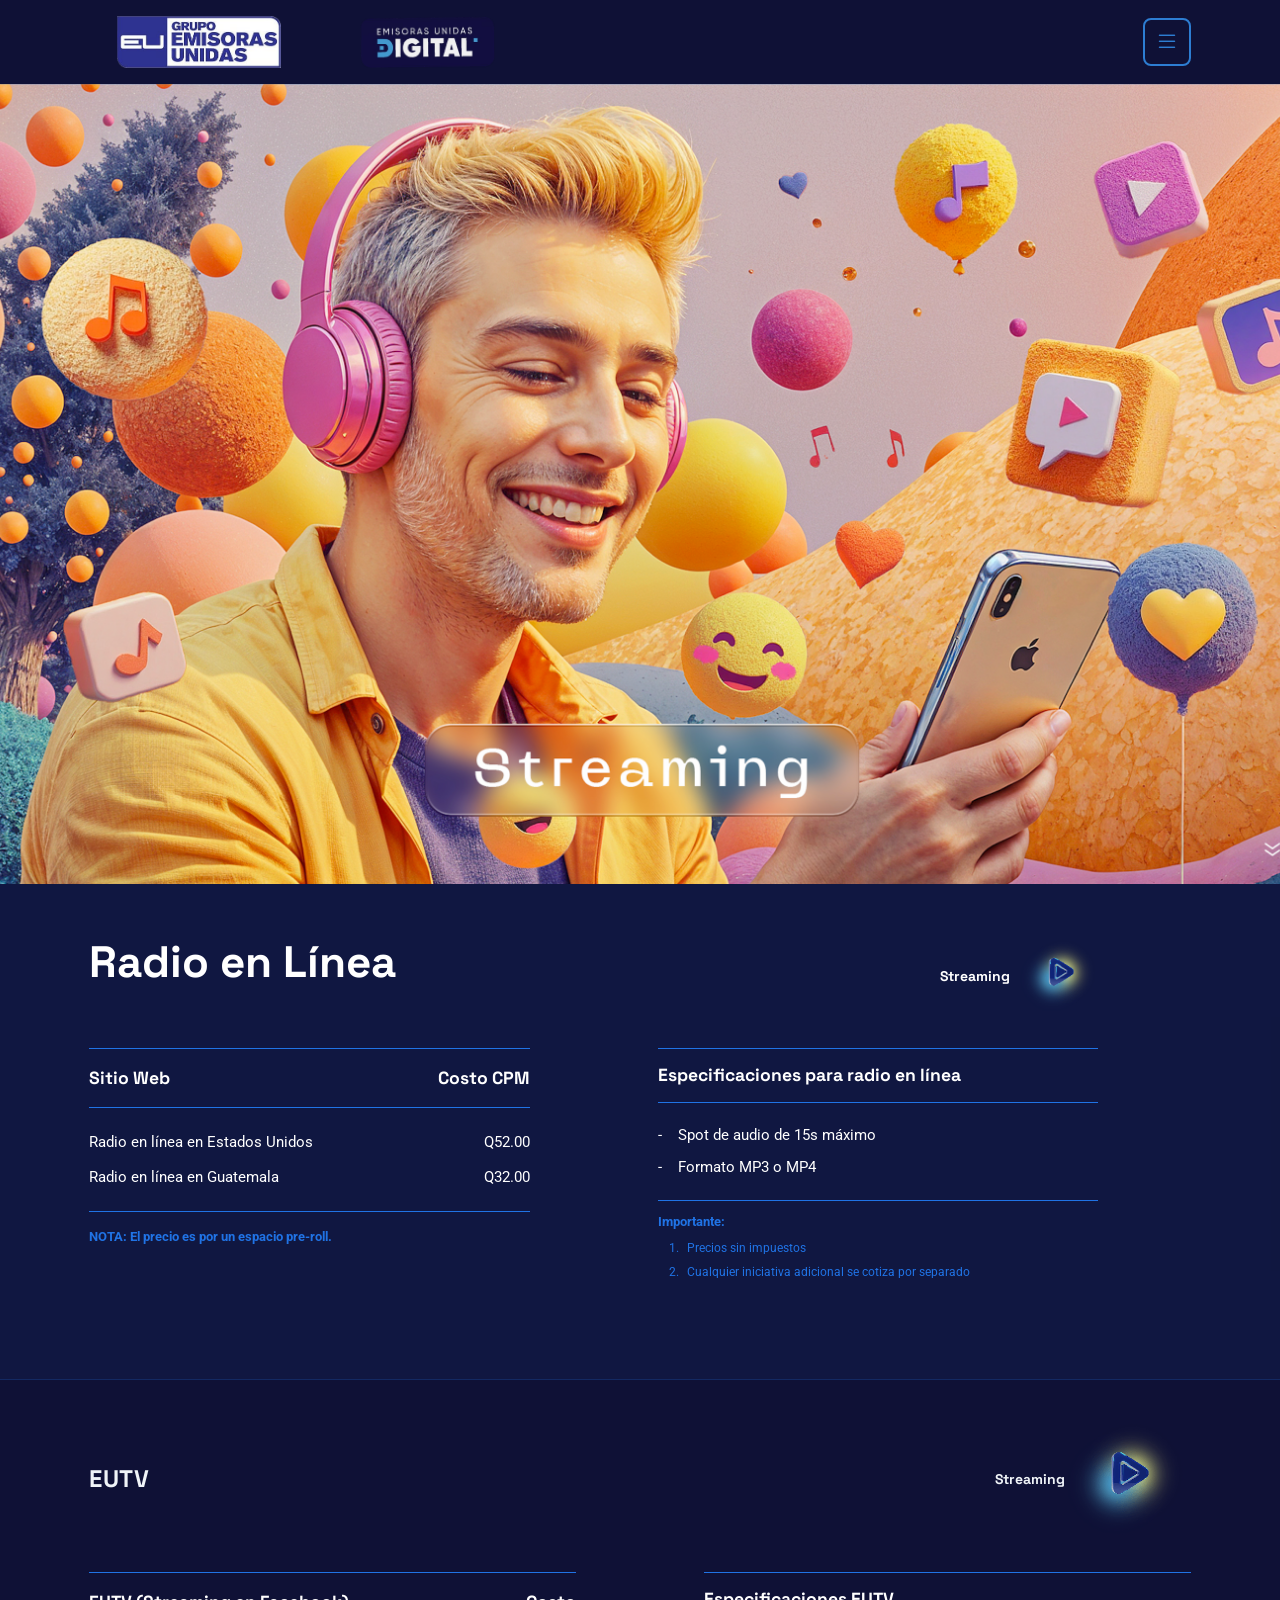
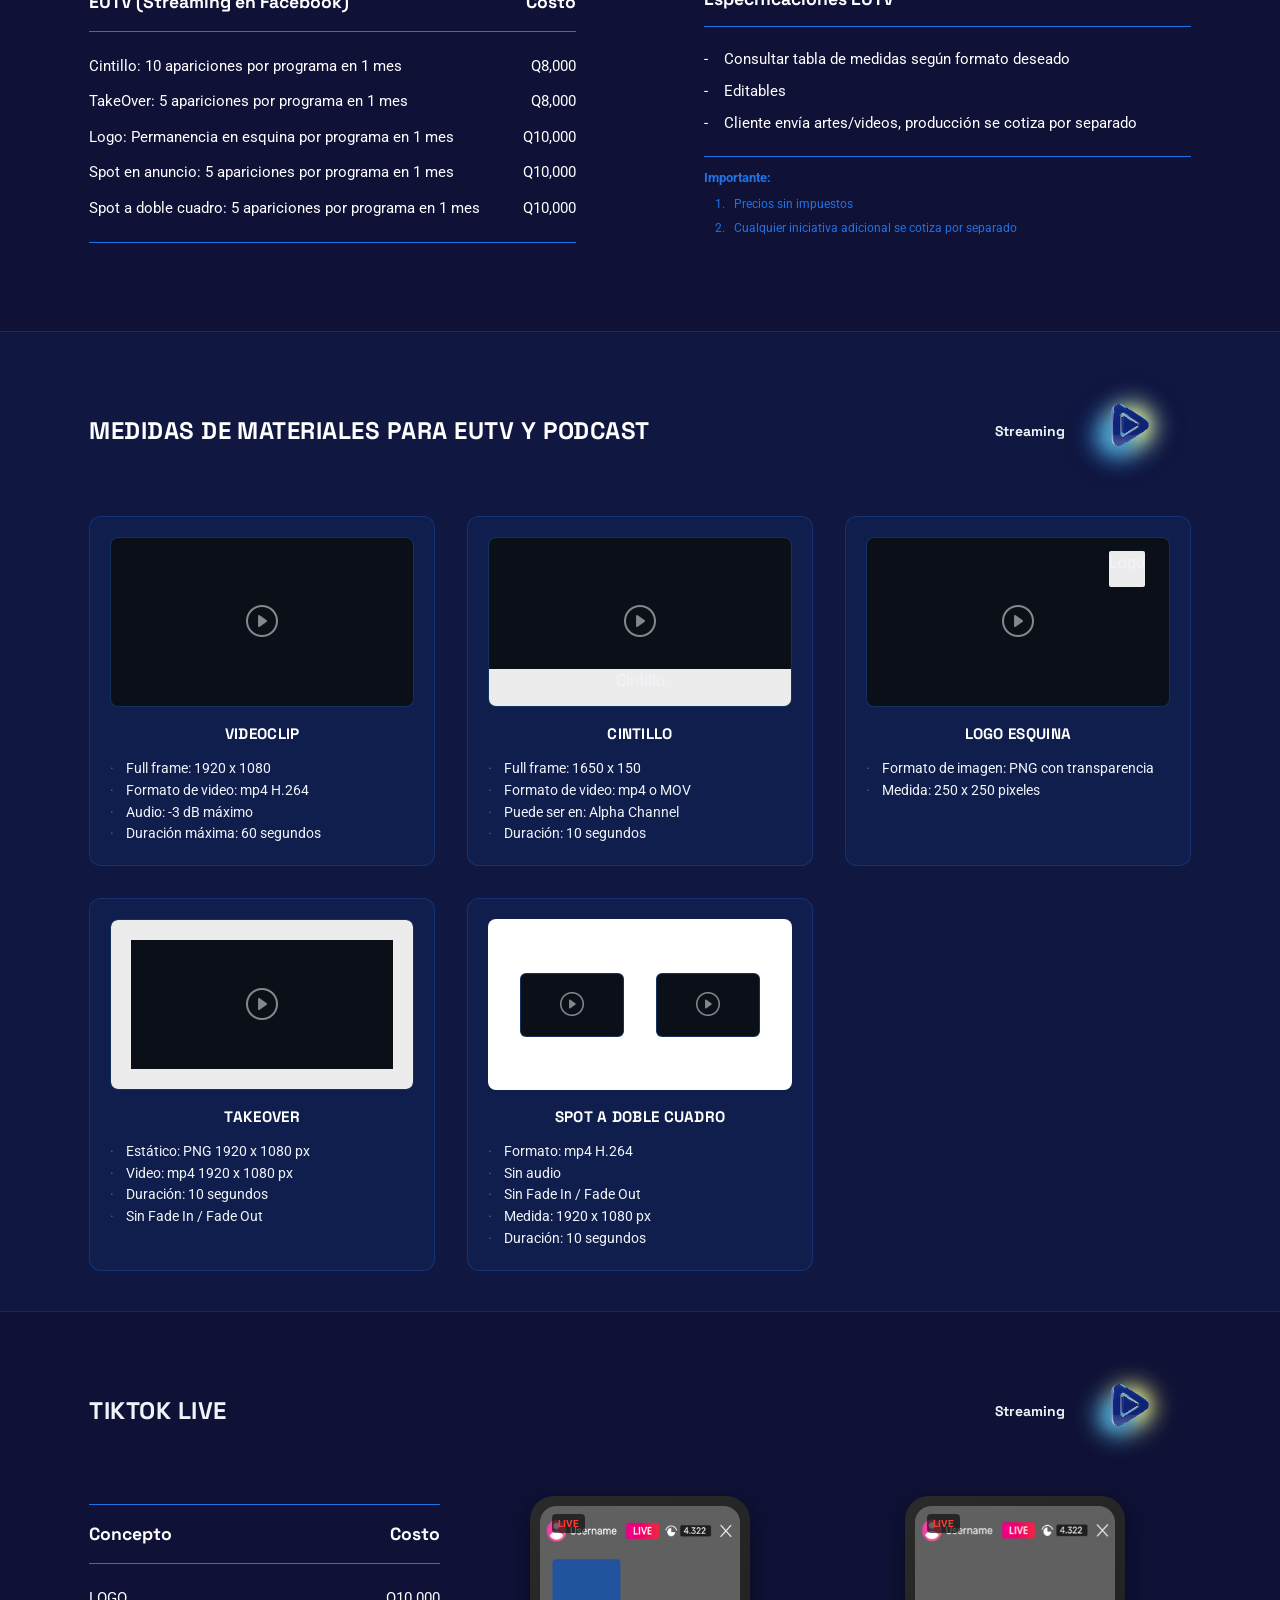
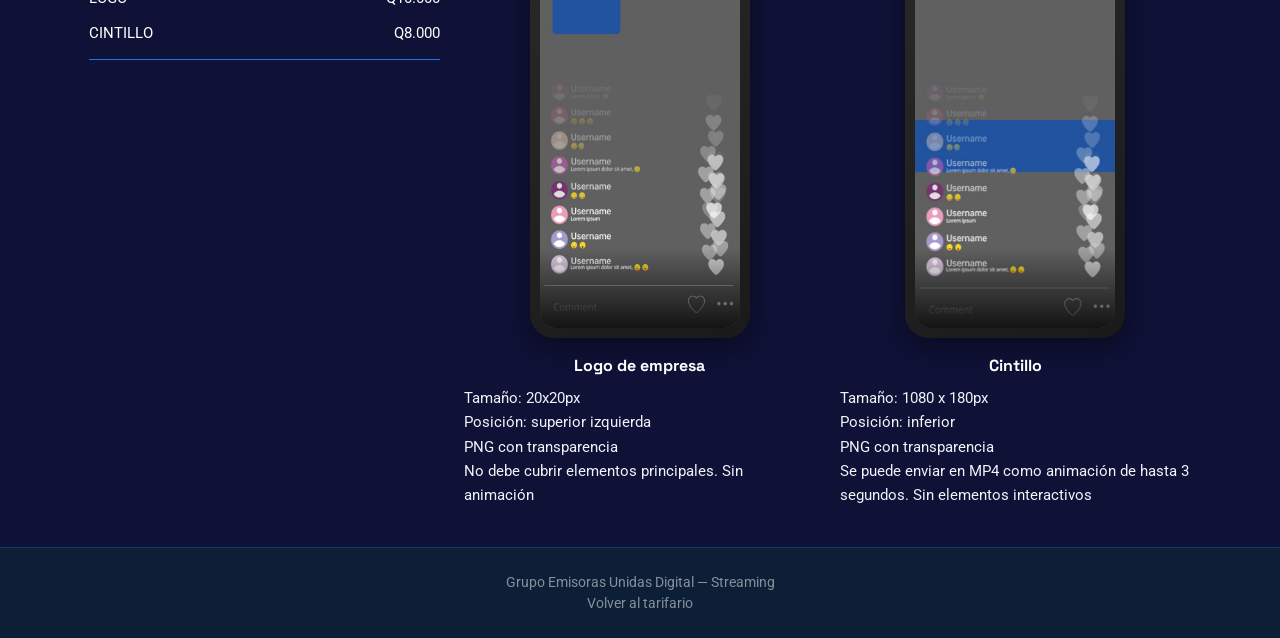
<file: streaming.html>
<!DOCTYPE html>
<html lang="es">
<head>
  <meta charset="UTF-8">
  <meta name="viewport" content="width=device-width, initial-scale=1.0">
  <title>Streaming — Radio en Línea, EUTV y TikTok Live | Grupo Emisoras Unidas Digital</title>
  <link rel="preconnect" href="https://fonts.googleapis.com">
  <link rel="preconnect" href="https://fonts.gstatic.com" crossorigin>
  <link href="https://fonts.googleapis.com/css2?family=Roboto:wght@300;400;700&family=Space+Grotesk:wght@400;500;600;700&display=swap" rel="stylesheet">
  <link href="https://cdn.jsdelivr.net/npm/bootstrap@5.3.3/dist/css/bootstrap.min.css" rel="stylesheet">
  <link href="https://cdn.jsdelivr.net/npm/bootstrap-icons@1.11.3/font/bootstrap-icons.min.css" rel="stylesheet">
  <link href="https://unpkg.com/aos@2.3.1/dist/aos.css" rel="stylesheet">
  <link rel="stylesheet" href="src/css/styles.css">
  <link rel="stylesheet" href="src/css/streaming.css">
</head>
<body class="page-streaming">

  <div class="app-wrapper">
    <header class="tarifario-header streaming-header">
      <div class="container">
        <div class="d-flex align-items-center justify-content-between flex-wrap gap-3 py-3 position-relative">
          <a href="index.html" class="d-flex align-items-center gap-2 text-decoration-none">
            <img src="./src/img/LP_EUD Home_07.png" alt="Grupo Emisoras Unidas Digital" class="tarifario-header__logo header-logo-subpage logo-1" width="220" height="70" />
            <img src="./src/img/LP_EUD Home_03.png" alt="Grupo Emisoras Unidas Digital" class="tarifario-header__logo header-logo-subpage logo-2" width="220" height="70" />
          </a>
          <button type="button" class="tarifario-nav__toggle d-flex align-items-center justify-content-center" aria-label="Abrir menú" aria-expanded="false" aria-controls="tarifario-nav" id="tarifario-nav-toggle">
            <i class="bi bi-list tarifario-nav__icon" aria-hidden="true"></i>
          </button>
          <nav class="tarifario-nav" id="tarifario-nav" aria-label="Navegación principal">
            <ul class="tarifario-nav__list list-unstyled mb-0">
              <li><a href="index.html" class="tarifario-nav__link">Home</a></li>
              <li><a href="social-media.html" class="tarifario-nav__link">RRSS</a></li>
              <li><a href="web.html" class="tarifario-nav__link">Web</a></li>
              <li><a href="brand.html" class="tarifario-nav__link">Brand Day</a></li>
              <li><a href="streaming.html" class="tarifario-nav__link tarifario-nav__link--active">Streaming</a></li>
              <li><a href="push-notification.html" class="tarifario-nav__link">Push</a></li>
              <li><a href="produccion-audiovisual.html" class="tarifario-nav__link">Producción Audiovisual</a></li>
              <li><a href="content-marketing.html" class="tarifario-nav__link">Content Marketing</a></li>
              <li><a href="influencers.html" class="tarifario-nav__link">Influencers</a></li>
            </ul>
          </nav>
        </div>
      </div>
    </header>

    <main>
      <!-- ========== HERO — Imagen + overlay "Streaming" + título Radio en Línea ========== -->
      <section class="streaming-hero content-section--alt hero-section" aria-label="Introducción">
        <div class="streaming-hero__visual hero-visual">
          <img src="./src/img/head-streaming.png" alt="" class="streaming-hero__img hero-img" width="1200" height="600" />
        </div>
        <div class="streaming-hero__content-block hero-content-block hero-content-block--narrow">
          <div class="container position-relative">
            <div class="hero-head-row d-none d-lg-flex">
              <h1 class="section-title-hero hero-title mb-0" data-aos="fade-up">Radio en Línea</h1>
              <div class="section-badge hero-badge-desktop" aria-hidden="true">
                <span>Streaming</span>
                <img src="./src/img/play.png" alt="" class="hero-badge-img" width="150" height="150" />
              </div>
            </div>
            <p class="hero-title-mobile d-lg-none">Radio en Línea</p>
            <div class="post-block__grid">
              <div class="post-block__col">
                <div class="post-block__line"></div>
                <div class="post-block__header-row pb-2">
                  <span class="post-block__header">Sitio Web</span>
                  <span class="post-block__header post-block__header--right">Costo CPM</span>
                </div>
                <div class="post-block__line"></div>
                <ul class="post-block__list post-block__list--prices mb-0">
                  <li><span>Radio en línea en Estados Unidos</span><span>Q52.00</span></li>
                  <li><span>Radio en línea en Guatemala</span><span>Q32.00</span></li>
                </ul>
                <div class="post-block__line mt-3"></div>
                <p class="post-block__nota mb-0 mt-2">NOTA: El precio es por un espacio pre-roll.</p>
              </div>
              <div class="post-block__col">
                <div class="post-block__line"></div>
                <h3 class="post-block__subtitle pb-2">Especificaciones para radio en línea</h3>
                <div class="post-block__line"></div>
                <ul class="post-block__list post-block__list--bullets mb-0">
                  <li>Spot de audio de 15s máximo</li>
                  <li>Formato MP3 o MP4</li>
                </ul>
                <div class="post-block__importante mt-3">
                  <div class="post-block__line"></div>
                  <p class="post-block__importante-title">Importante:</p>
                  <ol class="post-block__list post-block__list--numbered">
                    <li>Precios sin impuestos</li>
                    <li>Cualquier iniciativa adicional se cotiza por separado</li>
                  </ol>
                </div>
              </div>
            </div>
          </div>
        </div>
       
      </section>

     

      <!-- ========== EUTV (2 columnas) ========== -->
      <section class="content-section  post-block" id="seccion-eutv" data-aos="fade-up">
        <div class="container">
          <div class="content-section__head">
            <h2 class="content-section__title">EUTV</h2>
            <span class="content-section__badge" aria-hidden="true">
              <span>Streaming</span>
              <img src="./src/img/play.png" alt="" class="content-section__badge-img" width="150" height="150" />
            </span>
          </div>
          <div class="post-block__grid">
            <div class="post-block__col">
              <div class="post-block__line"></div>
              <div class="post-block__header-row pb-2">
                <span class="post-block__header">EUTV (Streaming en Facebook)</span>
                <span class="post-block__header post-block__header--right">Costo</span>
              </div>
              <div class="post-block__line"></div>
              <ul class="post-block__list post-block__list--prices mb-0">
                <li><span>Cintillo: 10 apariciones por programa en 1 mes</span><span>Q8,000</span></li>
                <li><span>TakeOver: 5 apariciones por programa en 1 mes</span><span>Q8,000</span></li>
                <li><span>Logo: Permanencia en esquina por programa en 1 mes</span><span>Q10,000</span></li>
                <li><span>Spot en anuncio: 5 apariciones por programa en 1 mes</span><span>Q10,000</span></li>
                <li><span>Spot a doble cuadro: 5 apariciones por programa en 1 mes</span><span>Q10,000</span></li>
              </ul>
              <div class="post-block__line mt-3"></div>
            </div>
            <div class="post-block__col">
              <div class="post-block__line"></div>
              <h3 class="post-block__subtitle pb-2">Especificaciones EUTV</h3>
              <div class="post-block__line"></div>
              <ul class="post-block__list post-block__list--bullets mb-0">
                <li>Consultar tabla de medidas según formato deseado</li>
                <li>Editables</li>
                <li>Cliente envía artes/videos, producción se cotiza por separado</li>
              </ul>
              <div class="post-block__importante mt-3">
                <div class="post-block__line"></div>
                <p class="post-block__importante-title">Importante:</p>
                <ol class="post-block__list post-block__list--numbered">
                  <li>Precios sin impuestos</li>
                  <li>Cualquier iniciativa adicional se cotiza por separado</li>
                </ol>
              </div>
            </div>
          </div>
        </div>
      </section>

      <!-- ========== MEDIDAS DE MATERIALES PARA EUTV Y PODCAST (grid de formatos) ========== -->
      <section class="content-section content-section--alt" id="seccion-medidas-eutv" data-aos="fade-up">
        <div class="container">
          <div class="content-section__head">
            <h2 class="content-section__title">Medidas de Materiales para EUTV y Podcast</h2>
            <span class="content-section__badge" aria-hidden="true">
              <span>Streaming</span>
              <img src="./src/img/play.png" alt="" class="content-section__badge-img" width="150" height="150" />
            </span>
          </div>
          <div class="streaming-formats streaming-formats--five">
            <div class="streaming-format-card" data-aos="fade-up" data-aos-delay="0">
              <div class="streaming-format-card__player streaming-format-card__player--videoclip" title="La publicidad es el video completo">
                <i class="bi bi-play-circle" aria-hidden="true"></i>
              </div>
              <p class="streaming-format-card__title">Videoclip</p>
              <ul class="post-block__list post-block__spec-text mb-0">
                <li>Full frame: 1920 x 1080</li>
                <li>Formato de video: mp4 H.264</li>
                <li>Audio: -3 dB máximo</li>
                <li>Duración máxima: 60 segundos</li>
              </ul>
            </div>
            <div class="streaming-format-card" data-aos="fade-up" data-aos-delay="50">
              <div class="streaming-format-card__player streaming-format-card__player--cintillo" title="Formato: cintillo en la parte inferior">
                <i class="bi bi-play-circle" aria-hidden="true"></i>
                <span class="streaming-format-card__ad-zone streaming-format-card__ad-zone--bar" aria-hidden="true">Cintillo</span>
              </div>
              <p class="streaming-format-card__title">Cintillo</p>
              <ul class="post-block__list post-block__spec-text mb-0">
                <li>Full frame: 1650 x 150</li>
                <li>Formato de video: mp4 o MOV</li>
                <li>Puede ser en: Alpha Channel</li>
                <li>Duración: 10 segundos</li>
              </ul>
            </div>
            <div class="streaming-format-card" data-aos="fade-up" data-aos-delay="100">
              <div class="streaming-format-card__player streaming-format-card__player--logo-esquina" title="Formato: logo en esquina">
                <i class="bi bi-play-circle" aria-hidden="true"></i>
                <span class="streaming-format-card__ad-zone streaming-format-card__ad-zone--logo" aria-hidden="true">Logo</span>
              </div>
              <p class="streaming-format-card__title">Logo esquina</p>
              <ul class="post-block__list post-block__spec-text mb-0">
                <li>Formato de imagen: PNG con transparencia</li>
                <li>Medida: 250 x 250 pixeles</li>
              </ul>
            </div>
            <div class="streaming-format-card" data-aos="fade-up" data-aos-delay="150">
              <div class="streaming-format-card__player streaming-format-card__player--takeover" title="Formato: takeover (marco completo)">
                <i class="bi bi-play-circle" aria-hidden="true"></i>
                <span class="streaming-format-card__ad-zone streaming-format-card__ad-zone--frame" aria-hidden="true"></span>
              </div>
              <p class="streaming-format-card__title">Takeover</p>
              <ul class="post-block__list post-block__spec-text mb-0">
                <li>Estático: PNG 1920 x 1080 px</li>
                <li>Video: mp4 1920 x 1080 px</li>
                <li>Duración: 10 segundos</li>
                <li>Sin Fade In / Fade Out</li>
              </ul>
            </div>
            <div class="streaming-format-card" data-aos="fade-up" data-aos-delay="200">
              <div class="streaming-format-card__player streaming-format-card__player--doble-cuadro" title="Formato: spot a doble cuadro">
                <span class="streaming-format-card__doble-cell"><i class="bi bi-play-circle" aria-hidden="true"></i></span>
                <span class="streaming-format-card__doble-cell"><i class="bi bi-play-circle" aria-hidden="true"></i></span>
              </div>
              <p class="streaming-format-card__title">Spot a doble cuadro</p>
              <ul class="post-block__list post-block__spec-text mb-0">
                <li>Formato: mp4 H.264</li>
                <li>Sin audio</li>
                <li>Sin Fade In / Fade Out</li>
                <li>Medida: 1920 x 1080 px</li>
                <li>Duración: 10 segundos</li>
              </ul>
            </div>
          </div>
        </div>
      </section>

      <!-- ========== TIKTOK LIVE (precios + mockups) ========== -->
      <section class="content-section " id="seccion-tiktok" data-aos="fade-up">
        <div class="container">
          <div class="content-section__head">
            <h2 class="content-section__title">TIKTOK LIVE</h2>
            <span class="content-section__badge" aria-hidden="true">
              <span>Streaming</span>
              <img src="./src/img/play.png" alt="" class="content-section__badge-img" width="150" height="150" />
            </span>
          </div>
          
          <div class="row g-4">
            <div class="col-md-4" data-aos="fade-right">
              <div class=" mb-4">
                <div class="post-block__col">
                  <div class="post-block__line"></div>
                  <div class="post-block__header-row pb-2">
                    <span class="post-block__header">Concepto</span>
                    <span class="post-block__header post-block__header--right">Costo</span>
                  </div>
                  <div class="post-block__line"></div>
                  <ul class="post-block__list post-block__list--prices mb-0">
                    <li><span>LOGO</span><span>Q10.000</span></li>
                    <li><span>CINTILLO</span><span>Q8.000</span></li>
                  </ul>
                  <div class="post-block__line"></div>
                </div>
                <div class="post-block__col"></div>
              </div>

            </div>
            <div class="col-md-4" data-aos="fade-right">
              <div class="streaming-mockup">
                <div class="streaming-mockup__phone">
                  <div class="streaming-mockup__screen">
                    <span class="streaming-mockup__live">LIVE</span>
                    <div class="streaming-mockup__video">
                      <img src="./src/img/tiktok-logo-esquina.png" alt="Streaming" class="streaming-mockup__video-img" width="100%" height="100%" />
                    </div>
                    <div class="streaming-mockup__comments"></div>
                  </div>
                </div>
                <p class="streaming-mockup__label">Logo de empresa</p>
                <ul class="post-block__list post-block__spec-text mb-0 small">
                  <li>Tamaño: 20x20px</li>
                  <li>Posición: superior izquierda</li>
                  <li>PNG con transparencia</li>
                  <li>No debe cubrir elementos principales. Sin animación</li>
                </ul>
              </div>
            </div>
            <div class="col-md-4" data-aos="fade-left">
              <div class="streaming-mockup">
                <div class="streaming-mockup__phone">
                  <div class="streaming-mockup__screen">
                    <span class="streaming-mockup__live">LIVE</span>
                    <div class="streaming-mockup__video">
                      <img src="./src/img/tiktok-cintillo.png" alt="Streaming" class="streaming-mockup__video-img" width="100%" height="100%" />

                    </div>
                   
                    <div class="streaming-mockup__comments"></div>
                  </div>
                </div>
                <p class="streaming-mockup__label">Cintillo</p>
                <ul class="post-block__list post-block__spec-text mb-0 small">
                  <li>Tamaño: 1080 x 180px</li>
                  <li>Posición: inferior</li>
                  <li>PNG con transparencia</li>
                  <li>Se puede enviar en MP4 como animación de hasta 3 segundos. Sin elementos interactivos</li>
                </ul>
              </div>
            </div>
          </div>
        </div>
      </section>

     
    </main>

    <footer class="streaming-footer py-4">
      <div class="container text-center text-white-50 small">
        <p class="mb-0">Grupo Emisoras Unidas Digital — Streaming</p>
        <a href="index.html" class="text-white-50 text-decoration-none">Volver al tarifario</a>
      </div>
    </footer>
  </div>

  <script src="https://cdn.jsdelivr.net/npm/bootstrap@5.3.3/dist/js/bootstrap.bundle.min.js"></script>
  <script src="https://unpkg.com/aos@2.3.1/dist/aos.js"></script>
  <script src="./src/js/scripts.js"></script>
</body>
</html>
</file>
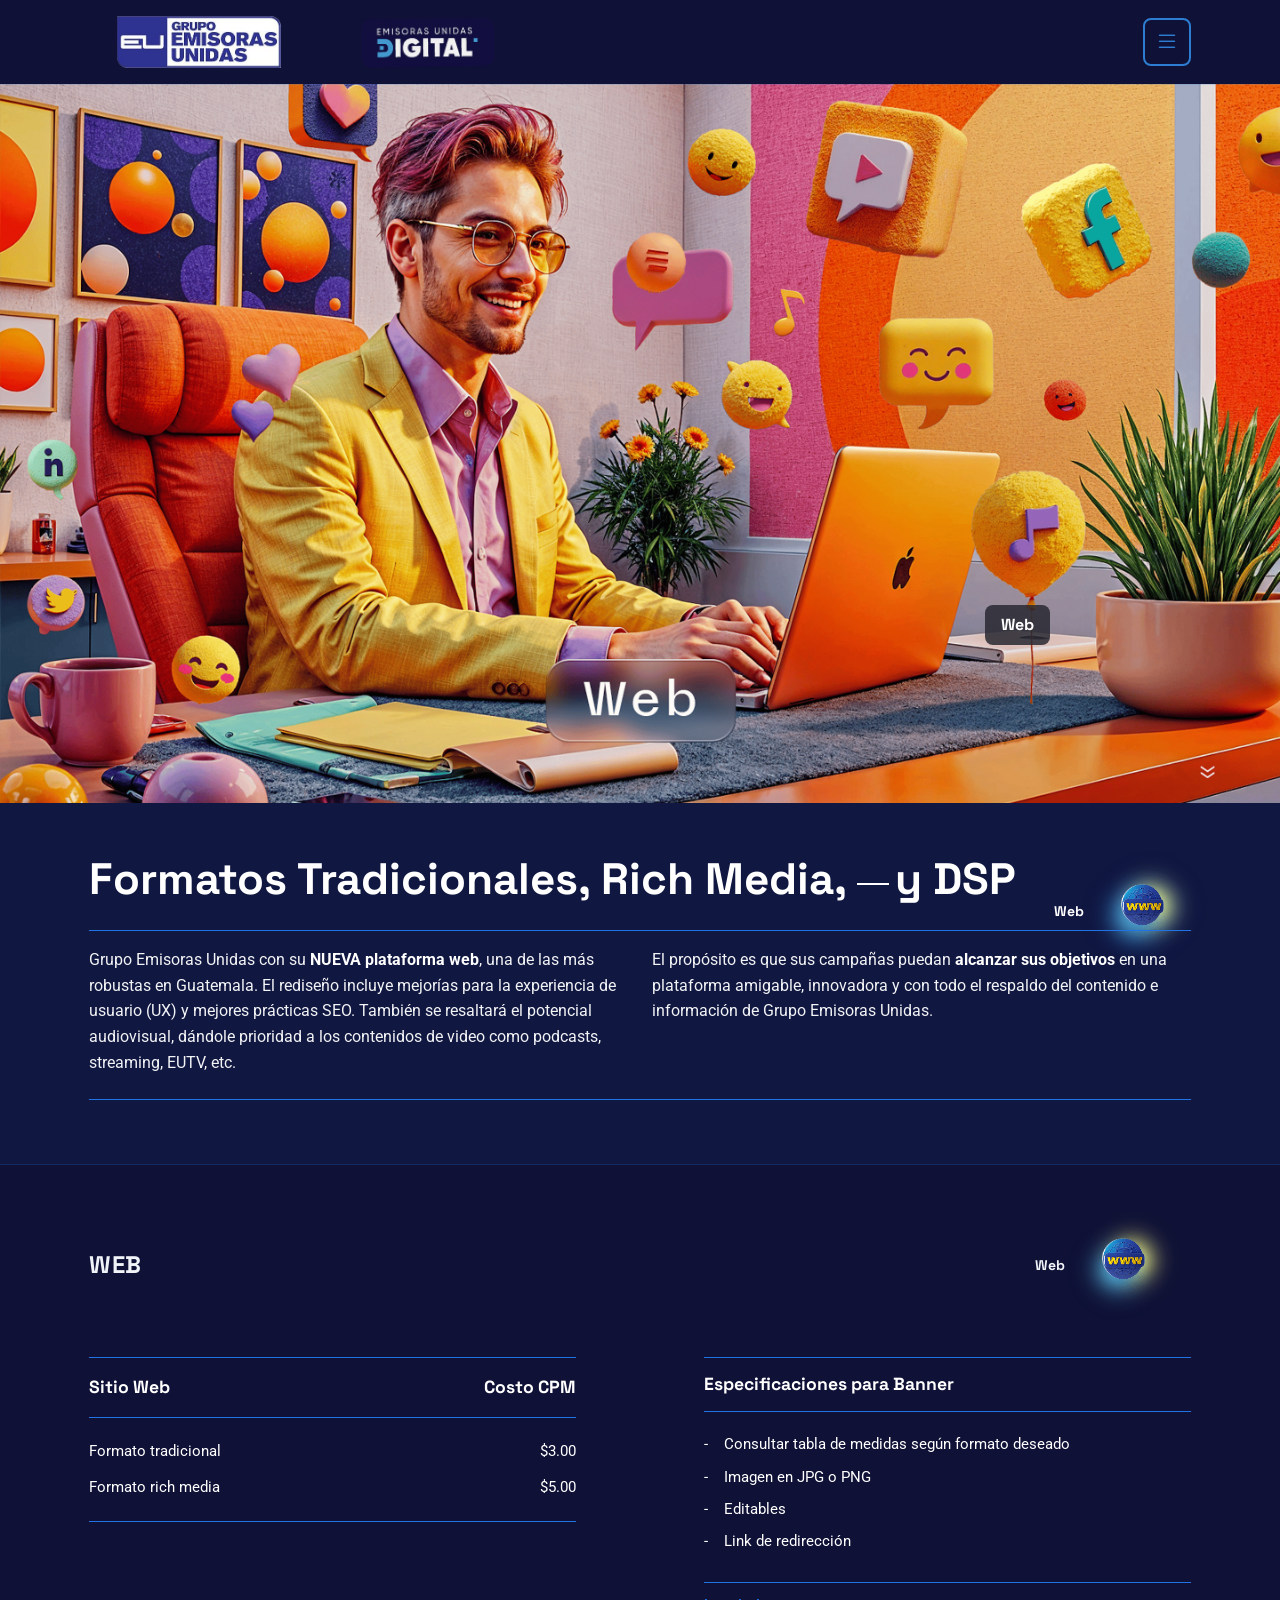
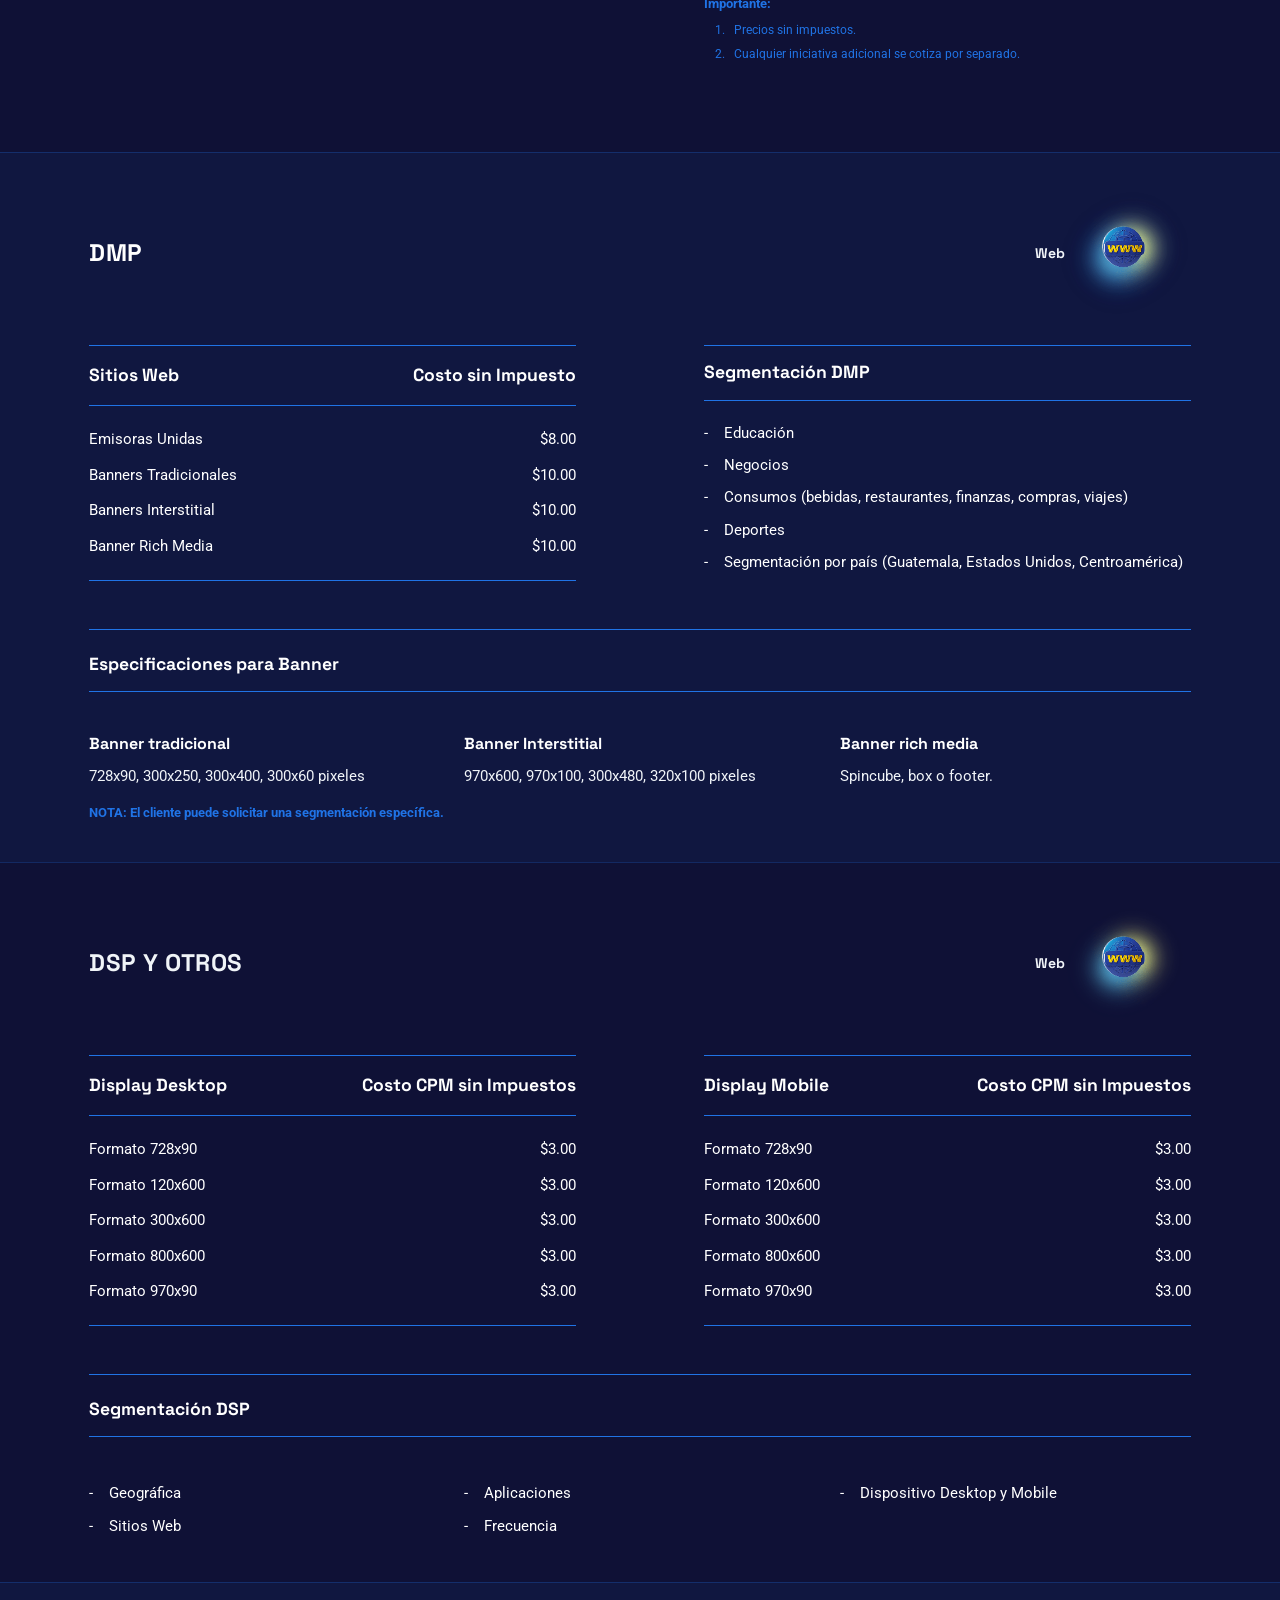
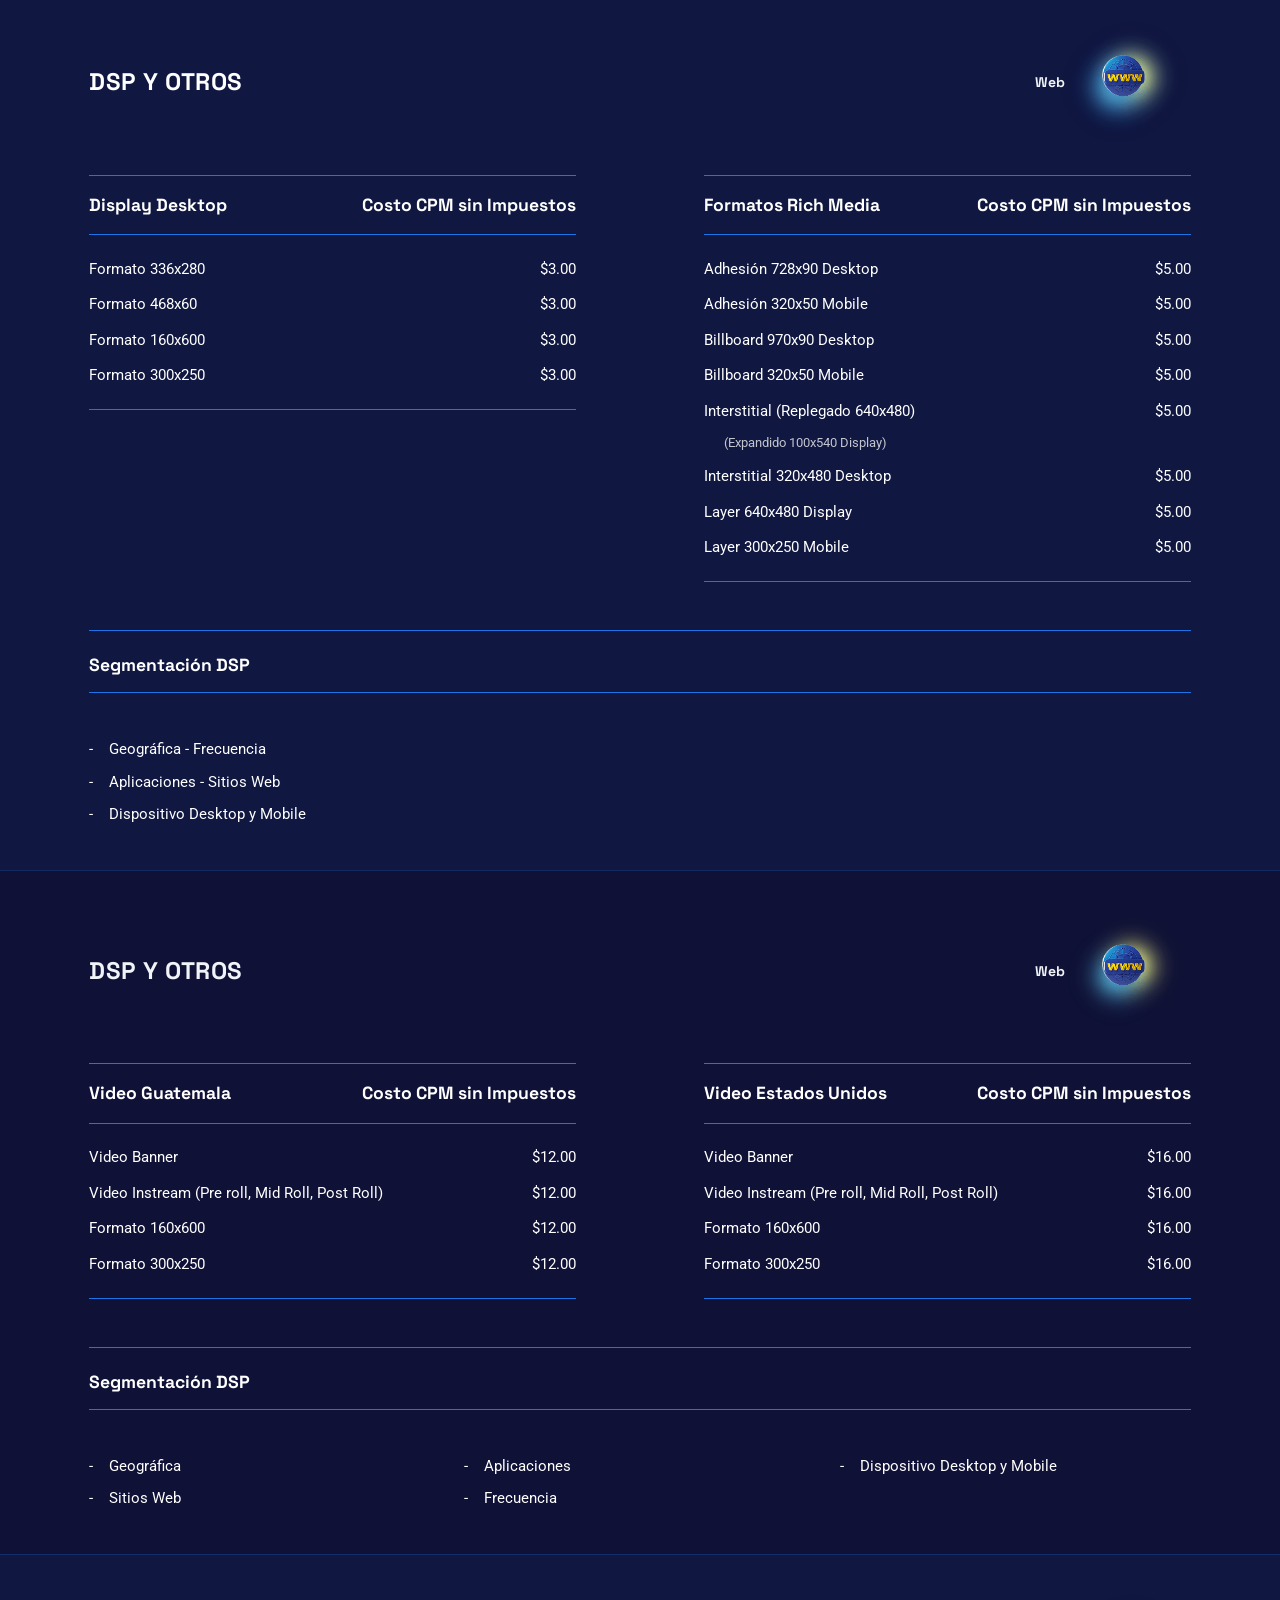
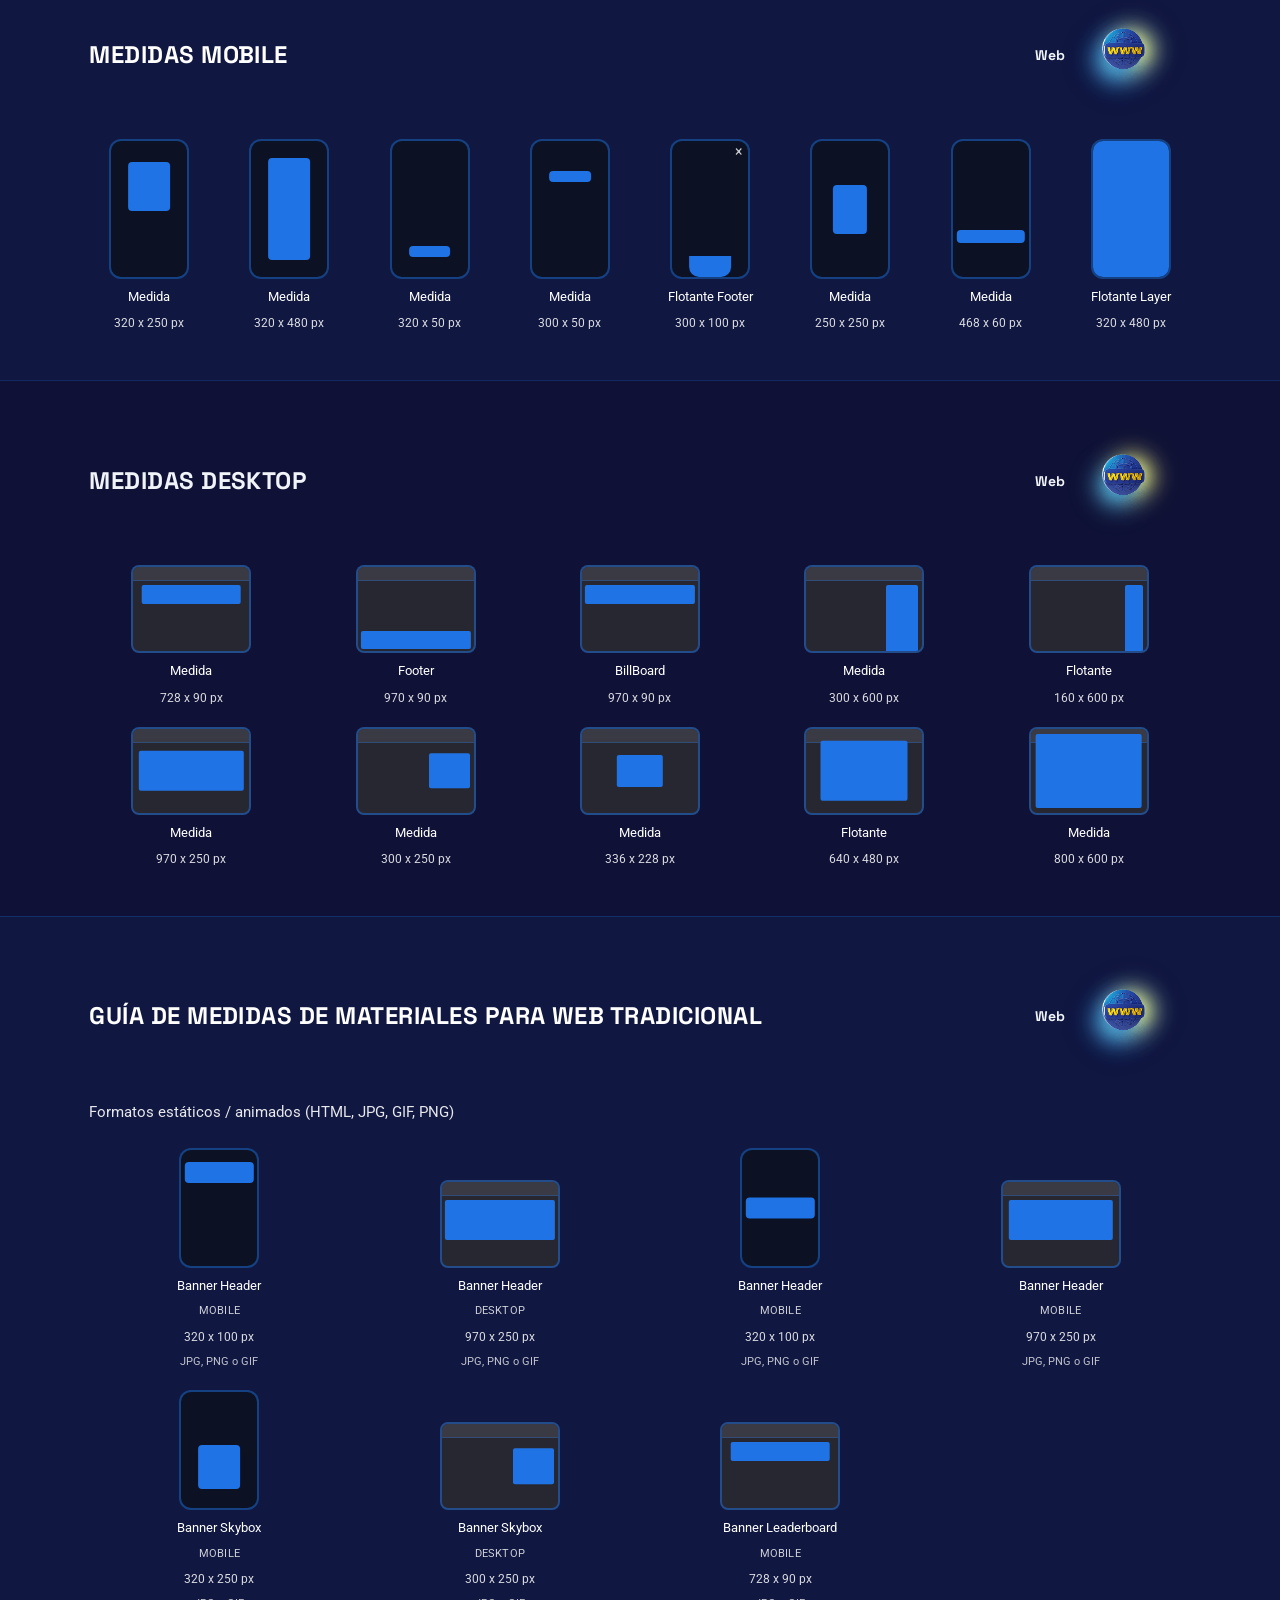
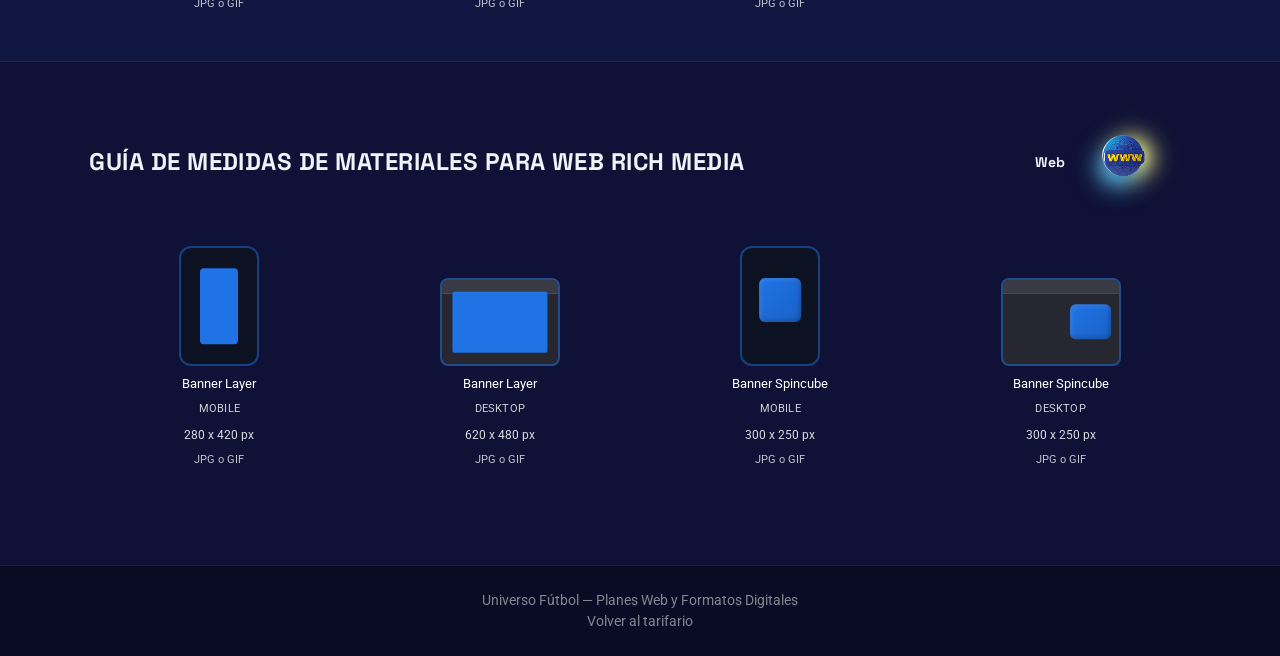
<file: web.html>
<!DOCTYPE html>
<html lang="es">
<head>
  <meta charset="UTF-8">
  <meta name="viewport" content="width=device-width, initial-scale=1.0">
  <title>Planes Web — Universo Fútbol | Formatos Tradicionales, Rich Media y DSP</title>
  <link rel="preconnect" href="https://fonts.googleapis.com">
  <link rel="preconnect" href="https://fonts.gstatic.com" crossorigin>
  <link href="https://fonts.googleapis.com/css2?family=Roboto:wght@300;400;700&family=Space+Grotesk:wght@400;500;600;700&display=swap" rel="stylesheet">
  <link href="https://cdn.jsdelivr.net/npm/bootstrap@5.3.3/dist/css/bootstrap.min.css" rel="stylesheet">
  <link href="https://cdn.jsdelivr.net/npm/bootstrap-icons@1.11.3/font/bootstrap-icons.min.css" rel="stylesheet">
  <link href="https://unpkg.com/aos@2.3.1/dist/aos.css" rel="stylesheet">
  <link rel="stylesheet" href="src/css/styles.css">
  <link rel="stylesheet" href="src/css/web.css">
</head>
<body class="page-web">

  <div class="app-wrapper">
    <header class="tarifario-header web-header">
      <div class="container">
        <div class="d-flex align-items-center justify-content-between flex-wrap gap-3 py-3 position-relative">
          <a href="index.html" class="d-flex align-items-center gap-2 text-decoration-none">
            <img src="./src/img/LP_EUD Home_07.png" alt="Grupo Emisoras Unidas Digital" class="tarifario-header__logo web-header__logo logo-1" width="220" height="70" />
            <img src="./src/img/LP_EUD Home_03.png" alt="Grupo Emisoras Unidas Digital" class="tarifario-header__logo web-header__logo logo-2" width="220" height="70" />
          </a>
          <button type="button" class="tarifario-nav__toggle d-flex align-items-center justify-content-center" aria-label="Abrir menú" aria-expanded="false" aria-controls="tarifario-nav" id="tarifario-nav-toggle">
            <i class="bi bi-list tarifario-nav__icon" aria-hidden="true"></i>
          </button>
          <nav class="tarifario-nav" id="tarifario-nav" aria-label="Navegación principal">
            <ul class="tarifario-nav__list list-unstyled mb-0">
              <li><a href="index.html" class="tarifario-nav__link">Home</a></li>
              <li><a href="social-media.html" class="tarifario-nav__link">RRSS</a></li>
              <li><a href="web.html" class="tarifario-nav__link tarifario-nav__link--active">Web</a></li>
              <li><a href="brand.html" class="tarifario-nav__link">Brand Day</a></li>
              <li><a href="streaming.html" class="tarifario-nav__link">Streaming</a></li>
              <li><a href="push-notification.html" class="tarifario-nav__link">Push</a></li>
              <li><a href="produccion-audiovisual.html" class="tarifario-nav__link">Producción Audiovisual</a></li>
              <li><a href="content-marketing.html" class="tarifario-nav__link">Content Marketing</a></li>
              <li><a href="influencers.html" class="tarifario-nav__link">Influencers</a></li>
            </ul>
          </nav>
        </div>
      </div>
    </header>

    <main>
      <!-- ========== HERO (desktop: imagen + overlay "Web" | bloque azul título + 2 columnas) ========== -->
      <section class="web-hero content-section--alt" aria-label="Introducción">
        <div class="web-hero__visual">
          <img src="./src/img/web.png" alt="" class="web-hero__img" />
          <!-- <div class="web-hero__overlay"></div> -->
          <span class="overlay-label web-hero__label">Web</span>
        </div>
        <div class="web-hero__content-block">
          <div class="container position-relative">
            <h1 class="section-title-hero web-hero__title  " data-aos="fade-up">
              Formatos Tradicionales, Rich Media, <span class="web-hero__title-line-wrap"><span class="section-title-hero__line" aria-hidden="true"></span>y DSP</span>
            </h1>
            <div class="section-badge web-hero__badge-desktop d-flex" aria-hidden="true">
              <span>Web</span>
              <img src="./src/img/www.png" alt="Web" class="content-section__badge-img" width="100" height="100" />
            </div>
            
            
            <div class="web-hero__two-cols two-col-text d-block" data-aos="fade-up" data-aos-delay="100">
              <div class="post-block__line"></div>
              <div class="row g-4 pb-3">
                <div class="col-md-6">
                  <p>Grupo Emisoras Unidas con su <strong>NUEVA plataforma web</strong>, una de las más robustas en Guatemala. El rediseño incluye mejorías para la experiencia de usuario (UX) y mejores prácticas SEO. También se resaltará el potencial audiovisual, dándole prioridad a los contenidos de video como podcasts, streaming, EUTV, etc.</p>
                </div>
                <div class="col-md-6">
                  <p>El propósito es que sus campañas puedan <strong>alcanzar sus objetivos</strong> en una plataforma amigable, innovadora y con todo el respaldo del contenido e información de Grupo Emisoras Unidas.</p>
                </div>
              </div>
              <div class="post-block__line"></div>
            </div>
          </div>
        </div>
      </section>


      

      <!-- ========== BLOQUE 2 — WEB (Sitio Web + Especificaciones para Banner) ========== -->
      <section class="content-section post-block" id="seccion-web" data-aos="fade-up">
        <div class="container">
          <div class="content-section__head">
            <h2 class="content-section__title">Web</h2>
            <span class="content-section__badge" aria-hidden="true">
              <span>Web</span>
              <img src="./src/img/www.png" alt="" class="content-section__badge-img" width="150" height="150" />
            </span>
          </div>
          <div class="post-block__grid">
            <div class="post-block__col post-block__col--tarifario" data-aos="fade-right">
              <div class="post-block__line"></div>
              <div class="post-block__header-row pb-2">
                <span class="post-block__header">Sitio Web</span>
                <span class="post-block__header post-block__header--right">Costo CPM</span>
              </div>
              <div class="post-block__line"></div>
              <ul class="post-block__list post-block__list--prices">
                <li><span>Formato tradicional</span><span>$3.00</span></li>
                <li><span>Formato rich media</span><span>$5.00</span></li>
              </ul>
              <div class="post-block__line"></div>
            </div>
            <div class="post-block__col post-block__col--specs" data-aos="fade-left">
              <div class="post-block__line"></div>
              <h3 class="post-block__subtitle pb-2">Especificaciones para Banner</h3>
              <div class="post-block__line"></div>
              <ul class="post-block__list post-block__list--bullets">
                <li>Consultar tabla de medidas según formato deseado</li>
                <li>Imagen en JPG o PNG</li>
                <li>Editables</li>
                <li>Link de redirección</li>
              </ul>
              <div class="post-block__importante">
                <div class="post-block__line"></div>
                <p class="post-block__importante-title">Importante:</p>
                <ol class="post-block__list post-block__list--numbered">
                  <li>Precios sin impuestos.</li>
                  <li>Cualquier iniciativa adicional se cotiza por separado.</li>
                </ol>
              </div>
            </div>
          </div>
        </div>
      </section>


      <!-- ========== DMP (Sitios Web + Segmentación + Especificaciones para Banner) ========== -->
      <section class="content-section content-section--alt post-block" id="seccion-dmp" data-aos="fade-up">
        <div class="container">
          <div class="content-section__head">
            <h2 class="content-section__title">DMP</h2>
            <span class="content-section__badge" aria-hidden="true">
              <span>Web</span>
              <img src="./src/img/www.png" alt="" class="content-section__badge-img" width="150" height="150" />
            </span>
          </div>
          <div class="post-block__grid">
            <div class="post-block__col post-block__col--tarifario" data-aos="fade-right">
              <div class="post-block__line"></div>
              <div class="post-block__header-row pb-2">
                <span class="post-block__header">Sitios Web</span>
                <span class="post-block__header post-block__header--right">Costo sin Impuesto</span>
              </div>
              <div class="post-block__line"></div>
              <ul class="post-block__list post-block__list--prices">
                <li><span>Emisoras Unidas</span><span>$8.00</span></li>
                <li><span>Banners Tradicionales</span><span>$10.00</span></li>
                <li><span>Banners Interstitial</span><span>$10.00</span></li>
                <li><span>Banner Rich Media</span><span>$10.00</span></li>
              </ul>
              <div class="post-block__line"></div>
            </div>
            <div class="post-block__col post-block__col--specs" data-aos="fade-left">
              <div class="post-block__line"></div>
              <h3 class="post-block__subtitle pb-2">Segmentación DMP</h3>
              <div class="post-block__line"></div>
              <ul class="post-block__list post-block__list--bullets">
                <li>Educación</li>
                <li>Negocios</li>
                <li>Consumos (bebidas, restaurantes, finanzas, compras, viajes)</li>
                <li>Deportes</li>
                <li>Segmentación por país (Guatemala, Estados Unidos, Centroamérica)</li>
              </ul>
            </div>
          </div>
          <div class="post-block__line mt-4"></div>
          <h3 class="post-block__subtitle pt-2 pb-2">Especificaciones para Banner</h3>
          <div class="post-block__line"></div>
          <div class="row g-4 mt-2 mb-3">
            <div class="col-md-4">
              <p class="web-subtitle mb-2">Banner tradicional</p>
              <p class="post-block__spec-text mb-0">728x90, 300x250, 300x400, 300x60 pixeles</p>
            </div>
            <div class="col-md-4">
              <p class="web-subtitle mb-2">Banner Interstitial</p>
              <p class="post-block__spec-text mb-0">970x600, 970x100, 300x480, 320x100 pixeles</p>
            </div>
            <div class="col-md-4">
              <p class="web-subtitle mb-2">Banner rich media</p>
              <p class="post-block__spec-text mb-0">Spincube, box o footer.</p>
            </div>
          </div>
          <p class="post-block__nota mb-0">NOTA: El cliente puede solicitar una segmentación específica.</p>
        </div>
      </section>

      <!-- ========== DSP Y OTROS (Display Desktop + Display Mobile + Segmentación DSP) ========== -->
      <section class="content-section post-block" id="seccion-dsp" data-aos="fade-up">
        <div class="container">
          <div class="content-section__head">
            <h2 class="content-section__title">DSP y Otros</h2>
            <span class="content-section__badge" aria-hidden="true">
              <span>Web</span>
              <img src="./src/img/www.png" alt="" class="content-section__badge-img" width="150" height="150" />
            </span>
          </div>
          <div class="post-block__grid">
            <div class="post-block__col post-block__col--tarifario" data-aos="fade-right">
              <div class="post-block__line"></div>
              <div class="post-block__header-row pb-2">
                <span class="post-block__header">Display Desktop</span>
                <span class="post-block__header post-block__header--right">Costo CPM sin Impuestos</span>
              </div>
              <div class="post-block__line"></div>
              <ul class="post-block__list post-block__list--prices">
                <li><span>Formato 728x90</span><span>$3.00</span></li>
                <li><span>Formato 120x600</span><span>$3.00</span></li>
                <li><span>Formato 300x600</span><span>$3.00</span></li>
                <li><span>Formato 800x600</span><span>$3.00</span></li>
                <li><span>Formato 970x90</span><span>$3.00</span></li>
              </ul>
              <div class="post-block__line"></div>
            </div>
            <div class="post-block__col post-block__col--tarifario" data-aos="fade-left">
              <div class="post-block__line"></div>
              <div class="post-block__header-row pb-2">
                <span class="post-block__header">Display Mobile</span>
                <span class="post-block__header post-block__header--right">Costo CPM sin Impuestos</span>
              </div>
              <div class="post-block__line"></div>
              <ul class="post-block__list post-block__list--prices">
                <li><span>Formato 728x90</span><span>$3.00</span></li>
                <li><span>Formato 120x600</span><span>$3.00</span></li>
                <li><span>Formato 300x600</span><span>$3.00</span></li>
                <li><span>Formato 800x600</span><span>$3.00</span></li>
                <li><span>Formato 970x90</span><span>$3.00</span></li>
              </ul>
              <div class="post-block__line"></div>
            </div>
          </div>
          <div class="post-block__line mt-4"></div>
          <h3 class="post-block__subtitle pt-2 pb-2">Segmentación DSP</h3>
          <div class="post-block__line"></div>
          <div class="row g-4 mt-2">
            <div class="col-md-4">
              <ul class="post-block__list post-block__list--bullets mb-0">
                <li>Geográfica</li>
                <li>Sitios Web</li>
              </ul>
            </div>
            <div class="col-md-4">
              <ul class="post-block__list post-block__list--bullets mb-0">
                <li>Aplicaciones</li>
                <li>Frecuencia</li>
              </ul>
            </div>
            <div class="col-md-4">
              <ul class="post-block__list post-block__list--bullets mb-0">
                <li>Dispositivo Desktop y Mobile</li>
              </ul>
            </div>
          </div>
        </div>
      </section>

      <!-- ========== DSP Y OTROS — Display Desktop + Formatos Rich Media + Segmentación DSP ========== -->
      <section class="content-section content-section--alt post-block" id="seccion-dsp-rich-media" data-aos="fade-up">
        <div class="container">
          <div class="content-section__head">
            <h2 class="content-section__title">DSP y Otros</h2>
            <span class="content-section__badge" aria-hidden="true">
              <span>Web</span>
              <img src="./src/img/www.png" alt="" class="content-section__badge-img" width="150" height="150" />
            </span>
          </div>
          <div class="post-block__grid">
            <div class="post-block__col post-block__col--tarifario" data-aos="fade-right">
              <div class="post-block__line"></div>
              <div class="post-block__header-row pb-2">
                <span class="post-block__header">Display Desktop</span>
                <span class="post-block__header post-block__header--right">Costo CPM sin Impuestos</span>
              </div>
              <div class="post-block__line"></div>
              <ul class="post-block__list post-block__list--prices">
                <li><span>Formato 336x280</span><span>$3.00</span></li>
                <li><span>Formato 468x60</span><span>$3.00</span></li>
                <li><span>Formato 160x600</span><span>$3.00</span></li>
                <li><span>Formato 300x250</span><span>$3.00</span></li>
              </ul>
              <div class="post-block__line"></div>
            </div>
            <div class="post-block__col post-block__col--tarifario" data-aos="fade-left">
              <div class="post-block__line"></div>
              <div class="post-block__header-row pb-2">
                <span class="post-block__header">Formatos Rich Media</span>
                <span class="post-block__header post-block__header--right">Costo CPM sin Impuestos</span>
              </div>
              <div class="post-block__line"></div>
              <ul class="post-block__list post-block__list--prices">
                <li><span>Adhesión 728x90 Desktop</span><span>$5.00</span></li>
                <li><span>Adhesión 320x50 Mobile</span><span>$5.00</span></li>
                <li><span>Billboard 970x90 Desktop</span><span>$5.00</span></li>
                <li><span>Billboard 320x50 Mobile</span><span>$5.00</span></li>
                <li><span>Interstitial (Replegado 640x480)</span><span>$5.00</span></li>
                <li class="post-block__list-item--note"><small class="opacity-75">(Expandido 100x540 Display)</small></li>
                <li><span>Interstitial 320x480 Desktop</span><span>$5.00</span></li>
                <li><span>Layer 640x480 Display</span><span>$5.00</span></li>
                <li><span>Layer 300x250 Mobile</span><span>$5.00</span></li>
              </ul>
              <div class="post-block__line"></div>
            </div>
          </div>
          <div class="post-block__line mt-4"></div>
          <h3 class="post-block__subtitle pt-2 pb-2">Segmentación DSP</h3>
          <div class="post-block__line"></div>
          <div class="row g-4 mt-2">
            <div class="col-12 col-md-4">
              <ul class="post-block__list post-block__list--bullets mb-0">
                <li>Geográfica - Frecuencia</li>
                <li>Aplicaciones - Sitios Web</li>
                <li>Dispositivo Desktop y Mobile</li>
              </ul>
            </div>
          </div>
        </div>
      </section>

      <!-- ========== DSP Y OTROS — Video Guatemala + Video Estados Unidos + Segmentación DSP ========== -->
      <section class="content-section post-block" id="seccion-dsp-video" data-aos="fade-up">
        <div class="container">
          <div class="content-section__head">
            <h2 class="content-section__title">DSP y Otros</h2>
            <span class="content-section__badge" aria-hidden="true">
              <span>Web</span>
              <img src="./src/img/www.png" alt="" class="content-section__badge-img" width="150" height="150" />
            </span>
          </div>
          <div class="post-block__grid">
            <div class="post-block__col post-block__col--tarifario" data-aos="fade-right">
              <div class="post-block__line"></div>
              <div class="post-block__header-row pb-2">
                <span class="post-block__header">Video Guatemala</span>
                <span class="post-block__header post-block__header--right">Costo CPM sin Impuestos</span>
              </div>
              <div class="post-block__line"></div>
              <ul class="post-block__list post-block__list--prices">
                <li><span>Video Banner</span><span>$12.00</span></li>
                <li><span>Video Instream (Pre roll, Mid Roll, Post Roll)</span><span>$12.00</span></li>
                <li><span>Formato 160x600</span><span>$12.00</span></li>
                <li><span>Formato 300x250</span><span>$12.00</span></li>
              </ul>
              <div class="post-block__line"></div>
            </div>
            <div class="post-block__col post-block__col--tarifario" data-aos="fade-left">
              <div class="post-block__line"></div>
              <div class="post-block__header-row pb-2">
                <span class="post-block__header">Video Estados Unidos</span>
                <span class="post-block__header post-block__header--right">Costo CPM sin Impuestos</span>
              </div>
              <div class="post-block__line"></div>
              <ul class="post-block__list post-block__list--prices">
                <li><span>Video Banner</span><span>$16.00</span></li>
                <li><span>Video Instream (Pre roll, Mid Roll, Post Roll)</span><span>$16.00</span></li>
                <li><span>Formato 160x600</span><span>$16.00</span></li>
                <li><span>Formato 300x250</span><span>$16.00</span></li>
              </ul>
              <div class="post-block__line"></div>
            </div>
          </div>
          <div class="post-block__line mt-4"></div>
          <h3 class="post-block__subtitle pt-2 pb-2">Segmentación DSP</h3>
          <div class="post-block__line"></div>
          <div class="row g-4 mt-2">
            <div class="col-md-4">
              <ul class="post-block__list post-block__list--bullets mb-0">
                <li>Geográfica</li>
                <li>Sitios Web</li>
              </ul>
            </div>
            <div class="col-md-4">
              <ul class="post-block__list post-block__list--bullets mb-0">
                <li>Aplicaciones</li>
                <li>Frecuencia</li>
              </ul>
            </div>
            <div class="col-md-4">
              <ul class="post-block__list post-block__list--bullets mb-0">
                <li>Dispositivo Desktop y Mobile</li>
              </ul>
            </div>
          </div>
        </div>
      </section>

      <!-- ========== MEDIDAS MOBILE (8 columnas, scroll horizontal en mobile) ========== -->
      <section class="content-section content-section--alt" data-aos="fade-up" id="seccion-medidas-mobile">
        <div class="container">
          <div class="content-section__head">
            <h2 class="content-section__title">Medidas Mobile</h2>
            <span class="content-section__badge" aria-hidden="true">
              <span>Web</span>
              <img src="./src/img/www.png" alt="" class="content-section__badge-img" width="150" height="150" />
            </span>
          </div>
          <div class="web-measures-scroll" role="region" aria-label="Medidas de formatos mobile">
            <div class="web-measure-card">
              <div class="web-measure-card__phone">
                <div class="web-measure-card__block web-measure-card__block--320x250"></div>
              </div>
              <span class="web-measure-card__label">Medida</span>
              <span class="web-measure-card__size">320 x 250 px</span>
            </div>
            <div class="web-measure-card">
              <div class="web-measure-card__phone">
                <div class="web-measure-card__block web-measure-card__block--320x480"></div>
              </div>
              <span class="web-measure-card__label">Medida</span>
              <span class="web-measure-card__size">320 x 480 px</span>
            </div>
            <div class="web-measure-card">
              <div class="web-measure-card__phone">
                <div class="web-measure-card__block web-measure-card__block--320x50"></div>
              </div>
              <span class="web-measure-card__label">Medida</span>
              <span class="web-measure-card__size">320 x 50 px</span>
            </div>
            <div class="web-measure-card">
              <div class="web-measure-card__phone">
                <div class="web-measure-card__block web-measure-card__block--300x50"></div>
              </div>
              <span class="web-measure-card__label">Medida</span>
              <span class="web-measure-card__size">300 x 50 px</span>
            </div>
            <div class="web-measure-card">
              <div class="web-measure-card__phone web-measure-card__phone--footer">
                <div class="web-measure-card__block web-measure-card__block--300x100"></div>
                <span class="web-measure-card__close" aria-hidden="true">×</span>
              </div>
              <span class="web-measure-card__label">Flotante Footer</span>
              <span class="web-measure-card__size">300 x 100 px</span>
            </div>
            <div class="web-measure-card">
              <div class="web-measure-card__phone">
                <div class="web-measure-card__block web-measure-card__block--250x250"></div>
              </div>
              <span class="web-measure-card__label">Medida</span>
              <span class="web-measure-card__size">250 x 250 px</span>
            </div>
            <div class="web-measure-card">
              <div class="web-measure-card__phone">
                <div class="web-measure-card__block web-measure-card__block--468x60"></div>
              </div>
              <span class="web-measure-card__label">Medida</span>
              <span class="web-measure-card__size">468 x 60 px</span>
            </div>
            <div class="web-measure-card">
              <div class="web-measure-card__phone web-measure-card__phone--layer">
                <div class="web-measure-card__block web-measure-card__block--320x480-full"></div>
              </div>
              <span class="web-measure-card__label">Flotante Layer</span>
              <span class="web-measure-card__size">320 x 480 px</span>
            </div>
          </div>
        </div>
      </section>

      <!-- ========== MEDIDAS DESKTOP (10 formatos, 5 columnas en desktop, scroll horizontal en mobile) ========== -->
      <section class="content-section" data-aos="fade-up" id="seccion-medidas-desktop">
        <div class="container">
          <div class="content-section__head">
            <h2 class="content-section__title">Medidas Desktop</h2>
            <span class="content-section__badge" aria-hidden="true">
              <span>Web</span>
              <img src="./src/img/www.png" alt="" class="content-section__badge-img" width="150" height="150" />
            </span>
          </div>
          <div class="web-measures-scroll web-measures-scroll--desktop" role="region" aria-label="Medidas de formatos desktop">
            <div class="web-measure-card web-measure-card--desktop">
              <div class="web-measure-card__browser">
                <div class="web-measure-card__block web-measure-card__block--728x90"></div>
              </div>
              <span class="web-measure-card__label">Medida</span>
              <span class="web-measure-card__size">728 x 90 px</span>
            </div>
            <div class="web-measure-card web-measure-card--desktop">
              <div class="web-measure-card__browser">
                <div class="web-measure-card__block web-measure-card__block--970x90-footer"></div>
              </div>
              <span class="web-measure-card__label">Footer</span>
              <span class="web-measure-card__size">970 x 90 px</span>
            </div>
            <div class="web-measure-card web-measure-card--desktop">
              <div class="web-measure-card__browser">
                <div class="web-measure-card__block web-measure-card__block--970x90-billboard"></div>
              </div>
              <span class="web-measure-card__label">BillBoard</span>
              <span class="web-measure-card__size">970 x 90 px</span>
            </div>
            <div class="web-measure-card web-measure-card--desktop">
              <div class="web-measure-card__browser">
                <div class="web-measure-card__block web-measure-card__block--300x600"></div>
              </div>
              <span class="web-measure-card__label">Medida</span>
              <span class="web-measure-card__size">300 x 600 px</span>
            </div>
            <div class="web-measure-card web-measure-card--desktop">
              <div class="web-measure-card__browser">
                <div class="web-measure-card__block web-measure-card__block--160x600"></div>
              </div>
              <span class="web-measure-card__label">Flotante</span>
              <span class="web-measure-card__size">160 x 600 px</span>
            </div>
            <div class="web-measure-card web-measure-card--desktop">
              <div class="web-measure-card__browser">
                <div class="web-measure-card__block web-measure-card__block--970x250"></div>
              </div>
              <span class="web-measure-card__label">Medida</span>
              <span class="web-measure-card__size">970 x 250 px</span>
            </div>
            <div class="web-measure-card web-measure-card--desktop">
              <div class="web-measure-card__browser">
                <div class="web-measure-card__block web-measure-card__block--300x250"></div>
              </div>
              <span class="web-measure-card__label">Medida</span>
              <span class="web-measure-card__size">300 x 250 px</span>
            </div>
            <div class="web-measure-card web-measure-card--desktop">
              <div class="web-measure-card__browser">
                <div class="web-measure-card__block web-measure-card__block--336x228"></div>
              </div>
              <span class="web-measure-card__label">Medida</span>
              <span class="web-measure-card__size">336 x 228 px</span>
            </div>
            <div class="web-measure-card web-measure-card--desktop">
              <div class="web-measure-card__browser">
                <div class="web-measure-card__block web-measure-card__block--640x480"></div>
              </div>
              <span class="web-measure-card__label">Flotante</span>
              <span class="web-measure-card__size">640 x 480 px</span>
            </div>
            <div class="web-measure-card web-measure-card--desktop">
              <div class="web-measure-card__browser">
                <div class="web-measure-card__block web-measure-card__block--800x600"></div>
              </div>
              <span class="web-measure-card__label">Medida</span>
              <span class="web-measure-card__size">800 x 600 px</span>
            </div>
          </div>
        </div>
      </section>

      <!-- ========== GUÍA DE MEDIDAS DE MATERIALES PARA WEB TRADICIONAL ========== -->
      <section class="content-section content-section--alt" data-aos="fade-up" id="seccion-guia-web-tradicional">
        <div class="container">
          <div class="content-section__head">
            <h2 class="content-section__title">Guía de Medidas de Materiales para Web Tradicional</h2>
            <span class="content-section__badge" aria-hidden="true">
              <span>Web</span>
              <img src="./src/img/www.png" alt="" class="content-section__badge-img" width="150" height="150" />
            </span>
          </div>
          <p class="web-section__intro mb-4">Formatos estáticos / animados (HTML, JPG, GIF, PNG)</p>
          <div class="web-measures-scroll web-measures-scroll--guide" role="region" aria-label="Guía de banners web tradicional">
            <div class="web-measure-card web-measure-card--guide">
              <div class="web-measure-card__phone">
                <div class="web-measure-card__block web-measure-card__block--guide-header-mobile"></div>
              </div>
              <span class="web-measure-card__label">Banner Header</span>
              <span class="web-measure-card__device">Mobile</span>
              <span class="web-measure-card__size">320 x 100 px</span>
              <span class="web-measure-card__formats">JPG, PNG o GIF</span>
            </div>
            <div class="web-measure-card web-measure-card--guide">
              <div class="web-measure-card__browser">
                <div class="web-measure-card__block web-measure-card__block--guide-header-desktop"></div>
              </div>
              <span class="web-measure-card__label">Banner Header</span>
              <span class="web-measure-card__device">Desktop</span>
              <span class="web-measure-card__size">970 x 250 px</span>
              <span class="web-measure-card__formats">JPG, PNG o GIF</span>
            </div>
            <div class="web-measure-card web-measure-card--guide">
              <div class="web-measure-card__phone">
                <div class="web-measure-card__block web-measure-card__block--guide-header-mid"></div>
              </div>
              <span class="web-measure-card__label">Banner Header</span>
              <span class="web-measure-card__device">Mobile</span>
              <span class="web-measure-card__size">320 x 100 px</span>
              <span class="web-measure-card__formats">JPG, PNG o GIF</span>
            </div>
            <div class="web-measure-card web-measure-card--guide">
              <div class="web-measure-card__browser">
                <div class="web-measure-card__block web-measure-card__block--970x250"></div>
              </div>
              <span class="web-measure-card__label">Banner Header</span>
              <span class="web-measure-card__device">Mobile</span>
              <span class="web-measure-card__size">970 x 250 px</span>
              <span class="web-measure-card__formats">JPG, PNG o GIF</span>
            </div>
            <div class="web-measure-card web-measure-card--guide">
              <div class="web-measure-card__phone">
                <div class="web-measure-card__block web-measure-card__block--guide-skybox-mobile"></div>
              </div>
              <span class="web-measure-card__label">Banner Skybox</span>
              <span class="web-measure-card__device">Mobile</span>
              <span class="web-measure-card__size">320 x 250 px</span>
              <span class="web-measure-card__formats">JPG o GIF</span>
            </div>
            <div class="web-measure-card web-measure-card--guide">
              <div class="web-measure-card__browser">
                <div class="web-measure-card__block web-measure-card__block--300x250"></div>
              </div>
              <span class="web-measure-card__label">Banner Skybox</span>
              <span class="web-measure-card__device">Desktop</span>
              <span class="web-measure-card__size">300 x 250 px</span>
              <span class="web-measure-card__formats">JPG o GIF</span>
            </div>
            <div class="web-measure-card web-measure-card--guide">
              <div class="web-measure-card__browser">
                <div class="web-measure-card__block web-measure-card__block--728x90"></div>
              </div>
              <span class="web-measure-card__label">Banner Leaderboard</span>
              <span class="web-measure-card__device">Mobile</span>
              <span class="web-measure-card__size">728 x 90 px</span>
              <span class="web-measure-card__formats">JPG o GIF</span>
            </div>
          </div>
        </div>
      </section>

      <!-- ========== GUÍA DE MEDIDAS DE MATERIALES PARA WEB RICH MEDIA ========== -->
      <section class="content-section" data-aos="fade-up" id="seccion-guia-rich-media">
        <div class="container">
          <div class="content-section__head">
            <h2 class="content-section__title">Guía de Medidas de Materiales para Web Rich Media</h2>
            <span class="content-section__badge" aria-hidden="true">
              <span>Web</span>
              <img src="./src/img/www.png" alt="" class="content-section__badge-img" width="150" height="150" />
            </span>
          </div>
          <div class="web-measures-scroll web-measures-scroll--guide web-measures-scroll--rich" role="region" aria-label="Guía de banners web rich media">
            <div class="web-measure-card web-measure-card--guide">
              <div class="web-measure-card__phone">
                <div class="web-measure-card__block web-measure-card__block--guide-layer-mobile"></div>
              </div>
              <span class="web-measure-card__label">Banner Layer</span>
              <span class="web-measure-card__device">Mobile</span>
              <span class="web-measure-card__size">280 x 420 px</span>
              <span class="web-measure-card__formats">JPG o GIF</span>
            </div>
            <div class="web-measure-card web-measure-card--guide">
              <div class="web-measure-card__browser">
                <div class="web-measure-card__block web-measure-card__block--guide-layer-desktop"></div>
              </div>
              <span class="web-measure-card__label">Banner Layer</span>
              <span class="web-measure-card__device">Desktop</span>
              <span class="web-measure-card__size">620 x 480 px</span>
              <span class="web-measure-card__formats">JPG o GIF</span>
            </div>
            <div class="web-measure-card web-measure-card--guide">
              <div class="web-measure-card__phone">
                <div class="web-measure-card__block web-measure-card__block--guide-spincube-mobile"></div>
              </div>
              <span class="web-measure-card__label">Banner Spincube</span>
              <span class="web-measure-card__device">Mobile</span>
              <span class="web-measure-card__size">300 x 250 px</span>
              <span class="web-measure-card__formats">JPG o GIF</span>
            </div>
            <div class="web-measure-card web-measure-card--guide">
              <div class="web-measure-card__browser">
                <div class="web-measure-card__block web-measure-card__block--guide-spincube-desktop"></div>
              </div>
              <span class="web-measure-card__label">Banner Spincube</span>
              <span class="web-measure-card__device">Desktop</span>
              <span class="web-measure-card__size">300 x 250 px</span>
              <span class="web-measure-card__formats">JPG o GIF</span>
            </div>
          </div>
        </div>
      </section>

     
    </main>

    <footer class="web-footer py-4 mt-5">
      <div class="container text-center text-white-50 small">
        <p class="mb-0">Universo Fútbol — Planes Web y Formatos Digitales</p>
        <a href="index.html" class="text-white-50 text-decoration-none">Volver al tarifario</a>
      </div>
    </footer>
  </div>

  <script src="https://cdn.jsdelivr.net/npm/bootstrap@5.3.3/dist/js/bootstrap.bundle.min.js"></script>
  <script src="https://unpkg.com/aos@2.3.1/dist/aos.js"></script>
  <script src="./src/js/scripts.js"></script>
</body>
</html>
</file>
<file: src/css/styles.css>
/* ========== Tarifario — Grupo Emisoras Unidas Digital ========== */
:root {
  --tarifario-bg: #0f1136;
  --tarifario-bg-card: #0d1f36;
  --tarifario-bg-content: #0d1321;
  --tarifario-border: #2d7dd2;
  --tarifario-accent: #f59e0b;
  --tarifario-accent-pink: #ec4899;
  --tarifario-text: #f0f4f8;
  --tarifario-text-muted: #94a3b8;
  --tarifario-font-title: 'Space Grotesk', sans-serif;
  --tarifario-font-body: 'Roboto', sans-serif;
  --post-accent: #2073E5;
}

.container {
  padding-left: 1.2rem;
  padding-right: 1.2rem;
}

/* ---------- Estilos transversales (compartidos: index.html, web.html, etc.) ----------
   Reutilizables:
   - .content-block-dark: bloque con fondo navy (--tarifario-bg-content)
   - .section-title-hero: título grande blanco con tipografía título
   - .section-title-hero__line: línea corta horizontal (ej. delante de "y DSP")
   - .two-col-text: grid 2 columnas en desktop para párrafos
   - .two-col-text p / .two-col-text strong: texto y negrita
   - .content-divider: línea horizontal fina al final de un bloque
   - .section-badge / .section-badge__icon: badge esquina (texto + icono circular)
   - .overlay-label: etiqueta superpuesta sobre imagen (fondo gris, texto blanco)
   - Variable --tarifario-bg-content: fondo azul oscuro para bloques de contenido
*/
.content-block-dark {
  background-color: var(--tarifario-bg-content);
  color: var(--tarifario-text);
  padding: 2.5rem 0;
}
.section-title-hero {
  font-family: var(--tarifario-font-title);
  font-weight: 700;
  font-size: clamp(1.75rem, 4vw, 2.75rem);
  line-height: 1.2;
  color: #fff;
  margin: 0 0 1.5rem 0;
  text-align: left;
  max-width: calc(100% - 100px);
}
.section-title-hero__line {
  display: inline-block;
  width: 2rem;
  height: 2px;
  background-color: #fff;
  vertical-align: middle;
  margin-right: 0.35rem;
}
.two-col-text {
  display: grid;
  gap: 1.5rem;
  margin-bottom: 0;
}
@media (min-width: 992px) {
  .two-col-text {
    grid-template-columns: 1fr 1fr;
    gap: 2rem;
  }
}
.two-col-text p {
  font-family: var(--tarifario-font-body);
  font-size: 1rem;
  line-height: 1.6;
  color: rgba(255, 255, 255, 0.95);
  margin: 0;
}
.two-col-text strong {
  font-weight: 700;
  color: #fff;
}
.content-divider {
  height: 1px;
  background-color: rgba(255, 255, 255, 0.3);
  margin: 2rem 0 0 0;
  border: 0;
}
.section-badge {
  position: absolute;
  top: 0;
  right: 0;
  display: flex;
  align-items: center;
  font-family: var(--tarifario-font-title);
  font-weight: 700;
  font-size: 0.875rem;
  color: #fff;
}

.section-badge span {
  display: none;
}
.section-badge__icon {
  width: 40px;
  height: 40px;
  border-radius: 50%;
  background: linear-gradient(135deg, rgba(45, 125, 210, 0.6) 0%, rgba(45, 125, 210, 0.9) 100%);
  border: 1px solid rgba(255, 255, 255, 0.3);
  display: flex;
  align-items: center;
  justify-content: center;
  font-size: 0.6rem;
  font-weight: 700;
  color: #fff;
  text-align: center;
  line-height: 1.1;
}
.overlay-label {
  position: absolute;
  background-color: rgba(40, 40, 50, 0.85);
  color: #fff;
  font-family: var(--tarifario-font-title);
  font-weight: 700;
  font-size: 1rem;
  padding: 0.5rem 1rem;
  border-radius: 8px;
  display: inline-flex;
  align-items: center;
  justify-content: center;
}

*,
*::before,
*::after { box-sizing: border-box; }

body {
  margin: 0;
  padding: 0;
  font-family: var(--tarifario-font-body);
  font-weight: 400;
  color: var(--tarifario-text);
  background-color: var(--tarifario-bg);
  /* Ruta relativa al CSS: tarifario/styles.css → imagen en tarifario/src/img/bg-home.webp */
  
  background-attachment: scroll;
  min-height: 100vh;
}



main.bg-home {
  background-image: url('../img/bg-home.webp');
  background-size: 670px;
  background-position: center -30px;
  background-repeat: no-repeat;
  background-color: var(--tarifario-bg) ; 
  overflow-x: hidden;
}
@media (min-width: 992px) {
  main.bg-home {
    background-size: 100%;
    background-position: center -100px;
  }

}

.tarifario-header__logo.logo-1 {
  width: 120px;
  height: 40px;
}

.tarifario-header__logo.logo-2 {
  width: 120px;
  height: 40px;
}

@media (min-width: 768px) {
  main {
    background-size: 800px;
    background-position: center -30px;
  }
}

@media (min-width: 992px) {
  main {
    background-size: 1200px;
    background-position: top center;
  }
  .tarifario-header__logo.logo-1 {
    width: 220px;
    height: 70px;
  }
  
  .tarifario-header__logo.logo-2 {
    width: 220px;
    height: 70px;
  }
  .section-badge span {
    display: inline-block;
  }
}



/* ---------- Header (sticky) ---------- */
.tarifario-header {
  position: sticky;
  top: 0;
  z-index: 1000;
  background-color: var(--tarifario-bg);
  box-shadow: 0 1px 0 rgba(45, 125, 210, 0.2);
}

.tarifario-header .container > div {
  position: relative;
}

.tarifario-header__logo {
  height: auto;
  max-height: 80px;
  object-fit: contain;
}

.tarifario-header__title {
  font-family: var(--tarifario-font-title);
  font-weight: 700;
  font-size: 1.5rem;
  letter-spacing: 0.05em;
  color: var(--tarifario-text);
}

/* ---------- Menú hamburguesa y desplegable ---------- */
.tarifario-nav__toggle {
  width: 48px;
  height: 48px;
  margin-left: auto;
  padding: 0;
  background-color: transparent;
  border: 2px solid var(--tarifario-border);
  border-radius: 8px;
  color: var(--tarifario-border);
  cursor: pointer;
  transition: background-color 0.2s ease, color 0.2s ease;
}

.tarifario-nav__toggle:hover {
  background-color: rgba(45, 125, 210, 0.15);
  color: var(--tarifario-text);
}

.tarifario-nav__icon {
  font-size: 1.5rem;
}

.tarifario-nav {
  position: absolute;
  top: 100%;
  right: 0;
  margin-top: 0.5rem;
  min-width: 220px;
  padding: 1rem 1.25rem;
  background-color: var(--tarifario-bg);
  border: 2px solid var(--tarifario-border);
  border-radius: 12px;
  box-shadow: 0 8px 24px rgba(0, 0, 0, 0.4);
  opacity: 0;
  visibility: hidden;
  pointer-events: none;
  transition: opacity 0.2s ease, visibility 0.2s ease;
  z-index: 1000;
}

.tarifario-nav--open {
  opacity: 1;
  visibility: visible;
  pointer-events: auto;
}

.tarifario-nav__list {
  display: flex;
  flex-direction: column;
  gap: 0.25rem;
}

.tarifario-nav__link {
  display: block;
  padding: 0.6rem 0.75rem;
  font-family: var(--tarifario-font-title);
  font-weight: 700;
  font-size: 1rem;
  letter-spacing: 0.03em;
  color: var(--tarifario-text);
  text-decoration: none;
  border-radius: 8px;
  transition: background-color 0.2s ease, color 0.2s ease;
}

.tarifario-nav__link:hover {
  background-color: rgba(45, 125, 210, 0.2);
  color: var(--tarifario-text);
}

.tarifario-nav__link--active {
  background-color: rgba(45, 125, 210, 0.35);
  color: #7dd3fc;
}

@media (min-width: 576px) {
  .tarifario-header__title { font-size: 1.75rem; }
}

/* ---------- Hero ---------- */
.tarifario-hero {
  position: relative;
  min-height: 350px;
  /* Sin fondo sólido para que se vea bg-home.webp del body */
  background-color: transparent;
}

@media (min-width: 992px) {
  .tarifario-hero {
    min-height: 630px;
    /* Sin fondo sólido para que se vea bg-home.webp del body */
  }
}

.tarifario-hero__bg {
  position: absolute;
  inset: 0;
  background-image: var(--hero-bg);
  background-size: cover;
  background-position: top;
}

.tarifario-hero__overlay {
  position: absolute;
  background: linear-gradient(180deg, rgba(20, 15, 67, 0) 0%, rgba(10, 22, 40, 0.85) 100%);
  height: 30%;
  bottom: 0;
  left: 0;
  right: 0; 
  width: 100%;
}

@media (min-width: 768px) {
  .tarifario-hero { min-height: 380px; }
}

@media (min-width: 992px) {
  .tarifario-hero { min-height: 630px; }
}

/* ---------- Secciones ---------- */
.tarifario-section {
  padding-top: 3rem;
  padding-bottom: 4rem;
}

.tarifario-section--dark {
  /* Semi-transparente para que se vea el fondo bg-home.webp del body */
  background-color: rgba(10, 22, 40, 0.72);
}

.tarifario-section__title {
  font-family: var(--tarifario-font-title);
  font-weight: 700;
  font-size: 1.25rem;
  letter-spacing: 0.04em;
  color: var(--tarifario-text);
  text-transform: uppercase;
}

.tarifario-section__title--light {
  color: #fff;
  text-shadow: 0 2px 8px rgba(0, 0, 0, 0.5);
}

.tarifario-section__logo {
  flex-shrink: 0;
  object-fit: contain;
}

@media (min-width: 768px) {
  .tarifario-section__title { font-size: 1.5rem; }
}

.img-personajes {
  max-width: 50%;
  margin: 0 auto;
}

/* ---------- Cajas de estadísticas ---------- */
.stat-box {
  padding: 1.25rem 1.5rem;
  background-color: transparent;
  border: 2px solid var(--tarifario-border);
  border-radius: 12px;
  height: 100%;
  text-align: center;
  transition: box-shadow 0.2s ease, transform 0.2s ease;
}

.stat-box:hover {
  box-shadow: 0px -12px 13px -7px rgba(45, 125, 210, 0.25);
  transform: translateY(-2px);
}

.stat-box__number {
  font-family: var(--tarifario-font-title);
  font-weight: 700;
  font-size: 1.5rem;
  color: var(--tarifario-accent);
  margin-bottom: 0.5rem;
  line-height: 1.2;
}

.stat-box__desc {
  font-size: 0.875rem;
  color: var(--tarifario-text-muted);
  line-height: 1.4;
}

/* Primer bloque "PRIMER GRUPO MULTIMEDIOS": bordes difuminados abajo + font sizes del diseño */
.tarifario-section--stats-primer .tarifario-section__title--stats {
  font-size: 1.5rem;
  font-weight: 700;
  color: #fff;
}

.tarifario-section--stats-primer .stat-box--primer {
  padding: 1.5rem 1.75rem 2.5rem;
  background: none;
  border: 1px solid var(--tarifario-border);
  border-bottom: none;
  border-radius: 12px 12px 0 0;
  position: relative;
  text-align: center;
  overflow: visible;
}

/* Gradiente superpuesto al borde: ::before = borde superior, ::after = borde izquierdo */
.tarifario-section--stats-primer .stat-box--primer::before {
  content: '';
  position: absolute;
  bottom: 0;
  left: -1px;
  width: 1px;
  height: 60%;
  background: linear-gradient(180deg, var(--tarifario-border) 0%, #0c1322 60%, #000000 100%);
  z-index: 0;
}

.tarifario-section--stats-primer .stat-box--primer::after {
  content: '';
  position: absolute;
  right: -1px;
  bottom: 0;
  width: 1px;
  height: 60%;
  background: linear-gradient(180deg, var(--tarifario-border) 0%, #0c1322 60%, #000000 100%);
  z-index: 0;
}

/* Texto pequeño celeste de fuentes (debajo de las cards) */
.stat-block__sources {
  font-size: 0.7rem;
  color: #67b8e3;
  line-height: 1.4;
  max-width: 90%;
  margin-left: auto;
  margin-right: auto;
}

@media (min-width: 768px) {
  .stat-block__sources { font-size: 0.75rem; }
}

.tarifario-section--stats-primer .stat-box--primer .stat-box__number {
  font-size: 3rem;
  color: #fff;
  margin-bottom: 0.15rem;
  line-height: 1;
}

.tarifario-section--stats-primer .stat-box--primer .stat-box__suffix {
  display: block;
  font-family: var(--tarifario-font-title);
  font-weight: 700;
  font-size: 1.15rem;
  color: #fff;
  margin-bottom: 0.75rem;
  line-height: 1.2;
  text-align: center;
}

.tarifario-section--stats-primer .stat-box--primer .stat-box__desc {
  font-size: 0.8rem;
  font-weight: 400;
  color: rgba(255, 255, 255, 0.95);
  line-height: 1.4;
}

@media (min-width: 576px) {
  .stat-box__number { font-size: 1.75rem; }
}

@media (min-width: 768px) {
  .tarifario-section--stats-primer .tarifario-section__title--stats { font-size: 1.75rem; }
  .tarifario-section--stats-primer .stat-box--primer .stat-box__number { font-size: 3.5rem; }
  .tarifario-section--stats-primer .stat-box--primer .stat-box__suffix { font-size: 1.25rem; }
  .tarifario-section--stats-primer .stat-box--primer .stat-box__desc { font-size: 0.85rem; }
}

/* ---------- Audiencia ---------- */
.tarifario-subtitle {
  font-family: var(--tarifario-font-title);
  font-weight: 700;
  font-size: 1rem;
  letter-spacing: 0.03em;
  color: var(--tarifario-border);
  text-transform: uppercase;
}

.tarifario-list {
  list-style: none;
  padding-left: 0;
  margin-bottom: 0;
  font-size: 0.9rem;
  color: var(--tarifario-text-muted);
}

.tarifario-list li {
  padding: 0.35rem 0;
  border-bottom: 1px solid rgba(45, 125, 210, 0.2);
}

.tarifario-list li:last-child { border-bottom: none; }

.audience-visual {
  min-height: 200px;
}

.audience-visual__badge {
  position: absolute;
  top: 50%;
  transform: translateY(-50%);
  font-family: var(--tarifario-font-title);
  font-weight: 700;
  font-size: 2rem;
  color: #fff;
  text-shadow: 0 2px 8px rgba(0, 0, 0, 0.6);
  padding: 0.5rem 0.75rem;
  background-color: rgba(10, 22, 40, 0.7);
  border-radius: 8px;
}

.audience-visual__badge--left { left: 1rem; }
.audience-visual__badge--right { right: 1rem; }

/* Solo position absolute desde 992px; en mobile fluye en el documento */
.position-absolute-from-lg {
  position: static;
}
@media (min-width: 992px) {
  .position-absolute-from-lg {
    position: absolute;
  }
}

/* Contenedor 42% / 58%: borde celeste como los titulares EDADES / TOP 3 */
.audience-percentages-row {
  border-color: #7dd3fc !important;
}

.audience-percentages-row .display-1 {
  color: #fff;
  font-family: var(--tarifario-font-title);
  font-weight: 700;
}

/* Bloque EDADES / TOP 3 DE PAÍSES: colores y tamaños según diseño */
.audience-data-block .audience-block-title {
  font-family: var(--tarifario-font-title);
  font-weight: 700;
  font-size: 1.35rem;
  letter-spacing: 0.03em;
  color: #fff;
  text-transform: uppercase;
}

.audience-list {
  list-style: none;
  padding-left: 0;
  margin-bottom: 0;
  font-size: 0.95rem;
}

.audience-list li {
  padding: 0.3rem 0;
  border-bottom: 1px solid rgba(45, 125, 210, 0.15);
}

.audience-list li:last-child { border-bottom: none; }

.audience-list__label {
  color: #7dd3fc;
  font-family: var(--tarifario-font-body);
  font-weight: 500;
}

.audience-list__value {
  color: #fff;
  font-family: var(--tarifario-font-body);
  font-weight: 500;
}

.audience-permanencia {
  font-size: 0.85rem;
  color: #fff;
  padding: 0.5rem 1rem;
  border: 1px solid #ffd700;
  border-radius: 8px;
  max-width: 100%;
}

.audience-fuente {
  font-size: 0.65rem;
  color: rgba(255, 255, 255, 0.9);
}

@media (min-width: 768px) {
  .audience-data-block .audience-block-title { font-size: 1.5rem; }
  .audience-list { font-size: 1.3rem; }
  .audience-permanencia { font-size: 0.9rem; margin-top: 1rem; display: inline-block; }
  .audience-fuente { font-size: 0.7rem; }
}

/* ---------- Ecosistema ---------- */
.ecosystem-item {
  position: relative;
  display: flex;
  flex-direction: column;
  align-items: center;
  justify-content: center;
  gap: 0.35rem;
  padding: 1.5rem 1rem 1.25rem;
  background-color: transparent;
  height: 100%;
  min-height: 160px;
  text-align: center;
}

/* Enlace que envuelve toda la tarjeta (Web, Streaming) */
a.ecosystem-item--link {
  text-decoration: none;
  color: inherit;
  transition: transform 0.25s ease, box-shadow 0.25s ease;
  border-radius: 12px;
}
a.ecosystem-item--link:hover {
  color: inherit;
  transform: scale(1.05) translateY(-4px);
  box-shadow: 0 12px 24px rgba(0, 0, 0, 0.35);
}
a.ecosystem-item--link:focus {
  color: inherit;
  outline: 2px solid var(--tarifario-border);
  outline-offset: 2px;
}

/* Número: esquina superior izquierda, blanco, grande */
.ecosystem-item__num {
  position: absolute;
  top: 1rem;
  left: 1rem;
  font-family: var(--tarifario-font-title);
  font-weight: 700;
  font-size: 2.25rem;
  line-height: 1;
  color: #fff;
}

.ecosystem-item__icon {
  font-size: 2.25rem;
  color: var(--tarifario-border);
}

/* Contenedor del icono Web con destello (burbujas azul y amarilla) */
.ecosystem-item__icon-wrap {
  position: relative;
  display: inline-flex;
  align-items: center;
  justify-content: center;
  width: 6rem;
  height: 6rem;
}

.ecosystem-item__icon-img {
  
  position: relative;
  z-index: 1;
}

.ecosystem-item__icon-wrap .ecosystem-item__icon {
  position: relative;
  z-index: 1;
  filter: drop-shadow(0 4px 8px rgba(0, 0, 0, 0.4)) drop-shadow(0 2px 4px rgba(0, 0, 0, 0.3));
}



.ecosystem-item__label {
  font-family: var(--tarifario-font-title);
  font-size: 0.95rem;
  font-weight: 700;
  text-align: center;
  color: #fff;
  line-height: 1.2;
}

/* Texto de baja: solo en cards 1 y 2, azul claro suave */
.ecosystem-item__desc {
  margin: 0;
  font-size: 0.8rem;
  font-weight: 400;
  color: #7dd3fc;
  line-height: 1.35;
  max-width: 100%;
}

@media (min-width: 768px) {
  .ecosystem-item__num { font-size: 2.5rem; top: 1.25rem; left: 1.25rem; }
  .ecosystem-item__icon { font-size: 2.5rem; }
  .ecosystem-item__label { font-size: 1rem; }
  .ecosystem-item__desc { font-size: 0.85rem; }
}

/* ---------- Redes sociales (visual full width) ---------- */
.tarifario-section--social {
  position: relative;
  padding-top: 0;
  padding-bottom: 0;
  min-height: 240px;
  display: flex;
  align-items: flex-end;
}

.tarifario-social-bg {
  position: absolute;
  inset: 0;
  background-image: var(--social-bg);
  background-size: cover;
  background-position: center;
}

.tarifario-social-overlay {
  position: absolute;
  inset: 0;
  /* background: linear-gradient(180deg, rgba(245, 158, 11, 0.2) 0%, rgba(10, 22, 40, 0.5) 60%, rgba(10, 22, 40, 0.75) 100%); */
}

/* Título al bottom con apariencia cristal: opacidad + difuminado sobre la imagen */
.tarifario-social-title-wrap {
  position: relative;
  z-index: 2;
  width: 100%;
  padding: 1rem 1.5rem 1.25rem;
  display: flex;
  align-items: center;
  justify-content: center;
  margin-bottom: 3rem;
}

/* Botón REDES SOCIALES: look metálico dorado-bronce, tipo píldora */
.tarifario-social-title {
  margin: 0;
  padding: 0.85rem 2.25rem;
  font-family: var(--tarifario-font-title);
  font-weight: 700;
  font-size: 1.35rem;
  letter-spacing: 0.06em;
  color: #fff;
  text-align: center;
  text-transform: uppercase;
  border-radius: 10px;
  /* Degradado metálico: centro más claro (dorado), bordes superior/inferior más oscuros (bronce) */
  background: linear-gradient(
    180deg,
    #6b5220 0%,
    #8f7028 18%,
    #c9a227 40%,
    #e8d48a 50%,
    #c9a227 60%,
    #8f7028 82%,
    #6b5220 100%
  );
  border: 1px solid rgba(255, 255, 255, 0.2);
  box-shadow:
    0 4px 16px rgba(0, 0, 0, 0.35),
    inset 0 1px 0 rgba(255, 255, 255, 0.45),
    inset 0 -1px 0 rgba(0, 0, 0, 0.2);
}

@media (min-width: 768px) {
  .tarifario-section--social { min-height: 600px; }
  .tarifario-social-title { font-size: 1.6rem; padding: 1rem 2.5rem; }
}

/* ---------- Content section (transversal: bloque sección + variante --alt en subpáginas) ---------- */
.content-section {
  padding: 2.5rem 0;
  border-top: 1px solid rgba(32, 115, 229, 0.25);
}

.content-section--alt {
  background-color: rgba(32, 115, 229, 0.06);
}
.content-section--alt .content-section__title {
  color: #fff;
}

/* ---------- Subpáginas con hero (Push, Producción Audiovisual): estructura compartida ---------- */
.page-subpage .app-wrapper {
  padding-bottom: 0;
  min-height: 100vh;
}
.page-subpage main {
  min-height: 0;
}
.subpage-header .container > div {
  flex-wrap: wrap;
}
.header-logo-subpage {
  height: auto;
  max-height: 52px;
  object-fit: contain;
}
.hero-section {
  margin-bottom: 0;
}
.hero-section .hero-content-block [data-aos],
.hero-section .hero-content-block [data-aos].aos-init {
  opacity: 1 !important;
}
.hero-visual {
  position: relative;
  width: 100%;
  aspect-ratio: 1.78 / 1;
  min-height: 220px;
  overflow: hidden;
  background-color: var(--tarifario-bg-content);
}
.hero-img {
  width: 100%;
  height: 100%;
  object-fit: cover;
  display: block;
}
.hero-content-block {
  padding-top: 2rem;
  padding-bottom: 2.5rem;
}
.hero-content-block--narrow {
  max-width: 100%;
}
.hero-badge-img {
  width: 120px;
  height: 120px;
  object-fit: contain;
}
.hero-title {
  font-family: var(--tarifario-font-title);
  font-weight: 700;
  font-size: clamp(1.75rem, 4vw, 2.75rem);
  line-height: 1.2;
  color: #fff;
  margin: 0 0 1.5rem 0;
  text-align: left;
}
.hero-title-line2 {
  display: inline-block;
  margin-top: 0.4rem;
}
.hero-line {
  height: 1px;
  background-color: rgba(255, 255, 255, 0.25);
  margin: 1rem 0;
  border: 0;
}
.hero-bajada {
  margin-top: 1.5rem;
}
.hero-bajada p {
  margin: 0;
  font-family: var(--tarifario-font-body);
  font-size: 1rem;
  line-height: 1.6;
  color: var(--tarifario-text);
}
.hero-desc {
  font-size: 0.95rem;
  line-height: 1.6;
  margin-bottom: 1rem;
  color: var(--tarifario-text);
}
.hero-title-mobile {
  font-family: var(--tarifario-font-title);
  font-weight: 700;
  font-size: 1.5rem;
  color: var(--tarifario-text);
  margin-bottom: 1rem;
  line-height: 1.3;
}
.hero-cta {
  display: inline-block;
  padding: 0.6rem 1.75rem;
  font-weight: 700;
  background-color: var(--post-accent) !important;
  border-color: var(--post-accent) !important;
  color: #fff !important;
  border-radius: 8px;
}
.hero-scroll-icon {
  font-size: 1.5rem;
  color: rgba(255, 255, 255, 0.7);
}

/* Hero: contenedor del contenido y fila título + badge (transversal) */
.hero-content-block .container {
  position: relative;
  padding-top: 0.25rem;
}
.hero-head-row {
  display: flex;
  justify-content: space-between;
  align-items: flex-start;
  gap: 1rem;
  margin-bottom: 1.5rem;
}
.hero-head-row .section-badge {
  position: static;
  flex-shrink: 0;
  gap: 0.5rem;
}
.hero-head-row .hero-badge-img {
  width: 80px;
  height: 80px;
}
.hero-overlay {
  position: absolute;
  inset: 0;
  background: linear-gradient(180deg, rgba(13, 19, 33, 0.2) 0%, rgba(13, 19, 33, 0.5) 100%);
}

@media (min-width: 992px) {
  .hero-visual {
    min-height: 800px;
  }
  .hero-content-block {
    padding-top: 3rem;
    padding-bottom: 3rem;
  }
}

.page-footer {
  background-color: var(--tarifario-bg-content);
  border-top: 1px solid rgba(32, 115, 229, 0.25);
  color: var(--tarifario-text);
}

/* ---------- Content section head, title, badge (transversal para todo el sitio; usados en todas las subpáginas) ---------- */
.content-section__head {
  position: relative;
  margin-bottom: 1.5rem;
  display: flex;
  justify-content: space-between;
  align-items: center;
  flex-wrap: wrap;
  gap: 0.75rem;
}

/* Clase transversal: títulos de sección en todas las subpáginas */
.content-section__title {
  font-family: var(--tarifario-font-title);
  font-weight: 700;
  font-size: clamp(1.1rem, 2.5vw, 1.5rem);
  color: var(--tarifario-text);
  margin: 0;
  text-transform: uppercase;
  letter-spacing: 0.02em;
  max-width: calc(100% - 100px);
}

.content-section__badge {
  display: inline-flex;
  align-items: center;
  font-family: var(--tarifario-font-title);
  font-weight: 700;
  font-size: 0.875rem;
  color: var(--tarifario-text);
}

.content-section__badge span {
  display: none;
}

/* Clase transversal: icono del badge de sección en todas las subpáginas */
.content-section__badge-img {
  margin-right: 0.35rem;
  width: 80px;
  height: 80px;
  object-fit: contain;
}
.content-section--alt .content-section__badge-img {
  filter: drop-shadow(0 0 8px rgba(32, 115, 229, 0.5));
}
@media (min-width: 768px) {
  .content-section__badge-img {
    width: 120px;
    height: 120px;
  }
}

/* ---------- Post (diseño referencia: título grande, 2 columnas, NOTA e Importante en azul) ---------- */
.post-block {
  --post-accent: #2073E5;
}

.post-block__title {
  font-family: var(--tarifario-font-title);
  font-weight: 300;
  font-size: clamp(2.2rem, 5vw, 3.2rem);
  color: #fff;
  margin: 0 0 2rem 0;
  text-align: left;
  letter-spacing: 0.02em;
}

.post-block__grid {
  display: grid;
  gap: 2.5rem;
  margin-bottom: 2rem;
}

@media (min-width: 992px) {
  .post-block__grid {
    grid-template-columns: 1fr 1fr;
    gap: 8rem;
  }

  .content-section__badge span {
    display: inline-block;
  }
}

.post-block__header-row {
  display: flex;
  justify-content: space-between;
  align-items: center;
  margin-bottom: 0;
}

.post-block__header {
  font-family: var(--tarifario-font-title);
  font-weight: 700;
  font-size: 1rem;
  color: #fff;
}

@media (min-width: 576px) {
  .post-block__header { font-size: 1.1rem; }
}

.post-block__header--right {
  text-align: right;
}

.post-block__line {
  height: 1px;
  background-color: var(--post-accent);
  margin: 0.5rem 0 1rem 0;
}

.post-block__subtitle {
  font-family: var(--tarifario-font-title);
  font-weight: 700;
  font-size: 1rem;
  color: #fff;
  margin: 0 0 0 0;
}

@media (min-width: 576px) {
  .post-block__subtitle { font-size: 1.1rem; }
}

.post-block__list {
  list-style: none;
  padding: 0;
  margin: 0 0 1rem 0;
  font-size: 0.95rem;
  color: #fff;
  line-height: 1.6;
}

.post-block__list--prices li {
  display: flex;
  justify-content: space-between;
  align-items: center;
  padding: 0.35rem 0;
}

.post-block__list--prices li.post-block__list-item--note {
  display: block;
  padding-left: 1.25rem;
  padding-top: 0.1rem;
  padding-bottom: 0.25rem;
}

.post-block__list--bullets li {
  padding-left: 1.25rem;
  position: relative;
  padding-top: 0.25rem;
  padding-bottom: 0.25rem;
}

.post-block__list--bullets li::before {
  content: '-';
  position: absolute;
  left: 0;
  color: #fff;
}

.post-block__list--numbered {
  list-style-type: decimal;
  list-style-position: outside;
  padding-left: 1.5rem;
  font-size: 0.75rem;
  color: var(--post-accent);
  margin-top: 0.5rem;
}

.post-block__list--numbered li {
  margin-bottom: 0.35rem;
  padding-left: 0.35rem;
}

/* ---------- Notas transversales (NOTA e Importante: mismo texto azul) ---------- */
.post-block__nota,
.post-block__importante-title {
  font-size: 0.75rem;
  font-weight: 700;
  color: var(--post-accent);
  line-height: 1.4;
}

.post-block__nota {
  margin: 0.5rem 0 0 0;
}

@media (min-width: 576px) {
  .post-block__nota,
  .post-block__importante-title { font-size: 0.8rem; }
}

.post-block__importante {
  margin-top: 1.5rem;
}

.post-block__importante .post-block__line {
  margin-top: 0;
  margin-bottom: 0.75rem;
}

.post-block__importante-title {
  margin: 0 0 0.25rem 0;
}

.post-block__spec-text {
  font-size: 0.95rem;
  color: var(--tarifario-text);
  line-height: 1.6;
  margin: 0;
}

/* ---------- Footer ---------- */
.tarifario-footer {
  background-color: var(--tarifario-bg-card);
  border-top: 1px solid rgba(45, 125, 210, 0.3);
}
</file>
<file: src/css/brand.css>
/* ========== Página Brand Day y Brand Weekend ========== */
/* Reutiliza: styles.css (page-subpage, subpage-header, header-logo-subpage, hero-*, content-section*, post-block, page-footer). Solo particularidades. */

.page-brand {
  color: var(--tarifario-text);
  overflow-x: hidden;
}

/* ---------- Hero: particularidades ---------- */
.brand-hero__img {
  object-fit: contain;
}
.brand-hero__highlight {
  color: var(--post-accent);
  font-weight: 500;
}

/* ---------- Sección: títulos de bloque ---------- */
.brand-pricing__title {
  font-family: var(--tarifario-font-title);
  font-weight: 700;
  font-size: 1.05rem;
  color: var(--tarifario-text);
  margin: 0 0 0.5rem 0;
}
.brand-pricing__price {
  font-family: var(--tarifario-font-title);
  font-weight: 700;
  font-size: 1.1rem;
  color: var(--tarifario-text);
}
</file>
<file: src/css/content-marketing.css>
/* ========== Página Content Marketing ========== */
/* Reutiliza: styles.css (page-subpage, subpage-header, header-logo-subpage, hero-*, content-section*, post-block, page-footer). Solo particularidades. */

.page-content-marketing {
  color: var(--tarifario-text);
  overflow-x: hidden;
}

/* ---------- Section 1: intro (título grande + dos columnas de texto) ---------- */
.content-marketing-intro .content-section__title--lead {
  font-weight: 300;
  font-size: clamp(1.75rem, 4vw, 2.5rem);
  color: #fff;
  text-transform: none;
  letter-spacing: 0.02em;
}
.content-marketing-intro .content-section__badge {
  color: var(--post-accent);
}
.content-marketing-intro__grid {
  display: grid;
  gap: 2rem;
  margin-top: 0;
}
@media (min-width: 992px) {
  .content-marketing-intro__grid {
    grid-template-columns: 1fr 1fr;
    gap: 3rem;
  }
}
.content-marketing-intro__col {
  display: flex;
  flex-direction: column;
  gap: 1rem;
}
.content-marketing-intro__text {
  margin: 0;
  font-family: var(--tarifario-font-body);
  font-size: 1rem;
  line-height: 1.6;
  color: #fff;
}
.content-marketing-intro__highlight {
  color: var(--post-accent);
  font-weight: 500;
}
</file>
<file: src/css/influencers.css>
/* ========== Página Influencers ========== */
/* Reutiliza: styles.css (page-subpage, subpage-header, header-logo-subpage, hero-*, content-section*, page-footer). Section 1 = carrusel. Solo particularidades. */

.page-influencers {
  color: var(--tarifario-text);
  overflow-x: hidden;
}

/* ---------- Section 1: Carrusel galería ---------- */
.influencers-gallery-section {
  padding-bottom: 3rem;
}
.influencers-carousel-wrap {
  position: relative;
  border-radius: 12px;
  overflow: hidden;
  background-color: rgba(0, 0, 0, 0.2);
}
.influencers-carousel__img {
  width: 100%;
  height: auto;
  max-height: 70vh;
  object-fit: contain;
  background-color: var(--tarifario-bg-content);
}
.carousel-control-prev,
.carousel-control-next {
  width: 3rem;
  height: 3rem;
  top: 50%;
  transform: translateY(-50%);
  bottom: auto;
  opacity: 0.9;
  background-color: rgba(32, 115, 229, 0.8);
  border-radius: 50%;
  padding: 0;
  display: flex;
  align-items: center;
  justify-content: center;
}
.carousel-control-prev {
  left: 1rem;
}
.carousel-control-next {
  right: 1rem;
}
.carousel-control-prev i,
.carousel-control-next i {
  font-size: 1.5rem;
  color: #fff;
}
.carousel-control-prev:hover,
.carousel-control-next:hover {
  opacity: 1;
  background-color: var(--post-accent);
}
.carousel-indicators {
  margin-bottom: 0.5rem;
}
.carousel-indicators [data-bs-target] {
  width: 8px;
  height: 8px;
  border-radius: 50%;
  background-color: rgba(255, 255, 255, 0.5);
  border: none;
}
.carousel-indicators .active {
  background-color: var(--post-accent);
}
</file>
<file: src/css/produccion-audiovisual.css>
/* ========== Página Producción Audiovisual ========== */
/* Reutiliza: styles.css (page-subpage, subpage-header, hero-*, content-section*, content-pricing*, page-footer), post-block, section-badge. Solo estilos particulares de esta página. */

/* ---------- Bloque Influencers: título con acento en "Influencers" ---------- */
.page-produccion-audiovisual .content-section__title-accent {
  display: inline-block;
  font-size: 1.15em;
  font-weight: 700;
  font-style: italic;
  letter-spacing: 0.02em;
  color: #fff;
}
</file>
<file: src/css/push-notification.css>
/* ========== Página Push Notification ========== */
/* Reutiliza: styles.css (page-subpage, subpage-header, header-logo-subpage, hero-*, content-section*, post-block, page-footer). Solo particularidades. */

.page-push-notification {
  color: var(--tarifario-text);
  overflow-x: hidden;
}

/* ---------- Hero: columna bajada en celeste ---------- */
.push-notification-hero__bajada-col-celeste p {
  color: var(--post-accent);
}

/* ---------- Section 2: head con título + subtítulo ---------- */
.page-push-notification .content-section__head-inner {
  display: flex;
  flex-direction: column;
  gap: 0.25rem;
}
.page-push-notification .content-section__subtitle {
  font-size: 0.95rem;
  color: var(--tarifario-text);
  margin: 0;
  font-weight: 400;
}
</file>
<file: src/css/social-media.css>
/* ========== Página Social Media (RRSS) ========== */
/* Reutiliza: styles.css (post-block, content-section__head/title/badge, section-badge). Solo estilos particulares. */

.page-social-media {
  color: var(--tarifario-text);
  overflow-x: hidden;
}

/* Particularidad: más padding en secciones --alt en esta página */
.page-social-media .content-section--alt {
  padding-top: 2rem;
  padding-bottom: 2rem;
}

/* NOTA usa estilo transversal en styles.css (color var(--post-accent)) */

/* ---------- Medidas de materiales (3 columnas: Post, Historia, Reel/Tiktok) ---------- */
.social-media-measures {
  display: grid;
  gap: 2rem;
  margin-top: 1rem;
}

.social-media-measures--three {
  grid-template-columns: 1fr;
}

@media (min-width: 768px) {
  .social-media-measures--three {
    grid-template-columns: repeat(2, 1fr);
  }
}

@media (min-width: 992px) {
  .social-media-measures--three {
    grid-template-columns: repeat(3, 1fr);
    gap: 2.5rem;
  }
}

.social-media-measure-col {
  background-color: rgba(32, 115, 229, 0.08);
  border: 1px solid rgba(32, 115, 229, 0.25);
  border-radius: 12px;
  overflow: hidden;
}

.social-media-measure-col__screenshot {
  position: relative;
  width: 100%;
  aspect-ratio: 1 / 1.2;
  overflow: hidden;
  background-color: var(--tarifario-bg-content);
}

.social-media-measure-col__screenshot-img {
  width: 100%;
  height: 100%;
  object-fit: contain;
  display: block;
}

.social-media-measure-col__desc {
  padding: 1rem 1.25rem 1.25rem;
}

.social-media-measure-col__line {
  height: 1px;
  background-color: var(--post-accent);
  margin: 0.5rem 0 0.75rem 0;
}

.social-media-measure-col__title {
  font-family: var(--tarifario-font-title);
  font-weight: 700;
  font-size: 1.05rem;
  color: var(--tarifario-text);
  margin: 0 0 0.5rem 0;
  text-transform: uppercase;
  letter-spacing: 0.02em;
}

.social-media-measure-col__row {
  display: flex;
  flex-wrap: wrap;
  justify-content: space-between;
  align-items: flex-start;
  gap: 0.25rem 0.5rem;
  margin-bottom: 0.35rem;
  font-size: 0.9rem;
}

.social-media-measure-col__label {
  font-weight: 700;
  color: var(--tarifario-text-muted);
  flex-shrink: 0;
}

.social-media-measure-col__value {
  margin: 0;
  color: var(--tarifario-text);
  text-align: right;
}

.social-media-measure-col__row:only-child .social-media-measure-col__label,
.social-media-measure-col__row p:only-child {
  flex: 1;
}

.page-social-media .social-media-measure-col .post-block__nota {
  margin-top: 0.5rem;
  font-size: 0.85rem;
}
</file>
<file: src/css/streaming.css>
/* ========== Página Streaming — Radio en Línea, EUTV, TikTok Live ========== */
/* Reutiliza: styles.css (page-subpage, subpage-header, header-logo-subpage, hero-section, hero-visual, hero-img, hero-content-block, hero-head-row, hero-title, hero-line, hero-title-mobile, content-section*, post-block, page-footer). Solo particularidades. */

.page-streaming {
  /* background-color: var(--tarifario-bg-content); */
  color: var(--tarifario-text);
  overflow-x: hidden;
}

.page-streaming .app-wrapper {
  padding-bottom: 0;
  min-height: 100vh;
}

.page-streaming main {
  min-height: 0;
}

/* ---------- Header: reutiliza .subpage-header .container > div, .header-logo-subpage (styles.css) ---------- */
.streaming-header .container > div {
  flex-wrap: wrap;
}

/* ---------- Hero: reutiliza .hero-visual, .hero-img, .hero-content-block, .hero-head-row (styles.css). Solo particularidades. ---------- */
@media (min-width: 992px) {
  .streaming-hero .hero-content-block .container {
    padding-right: 7rem;
  }
}

/* ---------- Post-block 3 columnas (Radio, EUTV) ---------- */
@media (min-width: 992px) {
  .post-block__grid--three {
    grid-template-columns: 1fr 1fr 1fr;
    gap: 2rem 4rem;
  }
}

/* ---------- Grid formatos EUTV y Podcast (5 formatos: 3 + 2 en desktop) ---------- */
.streaming-formats {
  display: grid;
  grid-template-columns: 1fr;
  gap: 1.5rem;
  margin-top: 1rem;
}

@media (min-width: 576px) {
  .streaming-formats {
    grid-template-columns: repeat(2, 1fr);
  }
}

@media (min-width: 992px) {
  .streaming-formats {
    grid-template-columns: repeat(4, 1fr);
    gap: 2rem;
  }
  .streaming-formats--five {
    grid-template-columns: repeat(3, 1fr);
  }
}

.streaming-format-card {
  background-color: rgba(32, 115, 229, 0.08);
  border: 1px solid rgba(32, 115, 229, 0.25);
  border-radius: 12px;
  padding: 1.25rem;
  text-align: center;
}

.streaming-format-card__player {
  aspect-ratio: 16 / 9;
  background-color: #0a0f18;
  border-radius: 8px;
  display: flex;
  align-items: center;
  justify-content: center;
  margin-bottom: 1rem;
  position: relative;
  overflow: hidden;
  border: 1px solid rgba(32, 115, 229, 0.35);
}

.streaming-format-card__player i {
  font-size: 2rem;
  color: rgba(255, 255, 255, 0.5);
  position: relative;
  z-index: 1;
}


/* Cintillo: franja blanca abajo = formato publicitario */
.streaming-format-card__ad-zone--bar {
  position: absolute;
  bottom: 0;
  left: 0;
  right: 0;
  height: 22%;
  min-height: 20px;
  background: rgba(255, 255, 255, 0.92);
  z-index: 0;
  display: block;
}

/* Logo esquina: cuadrado blanco arriba derecha = formato publicitario */
.streaming-format-card__ad-zone--logo {
  position: absolute;
  top: 8%;
  right: 8%;
  width: 20%;
  max-width: 36px;
  aspect-ratio: 1;
  background: rgba(255, 255, 255, 0.92);
  border-radius: 2px;
  z-index: 0;
  display: block;
}

/* Takeover: borde blanco grueso alrededor = formato publicitario */
.streaming-format-card__ad-zone--frame {
  position: absolute;
  inset: 0;
  border: 20px solid rgba(255, 255, 255, 0.92);
  border-radius: 6px;
  z-index: 0;
  display: block;
  pointer-events: none;
}

/* Spot a doble cuadro: dos reproductores lado a lado (sin cajas blancas internas) */
.streaming-format-card__player--doble-cuadro {
  display: flex;
  gap: 2rem;
  padding: 2rem;
  border: none;
  background-color: #fff;
}

.streaming-format-card__player--doble-cuadro .streaming-format-card__doble-cell {
  flex: 1;
  background-color: #0a0f18;
  border-radius: 6px;
  display: flex;
  align-items: center;
  justify-content: center;
  border: 1px solid rgba(32, 115, 229, 0.35);
  min-height: 60%;
}

.streaming-format-card__player--doble-cuadro .streaming-format-card__doble-cell i {
  font-size: 1.5rem;
}

.streaming-format-card__title {
  font-family: var(--tarifario-font-title);
  font-weight: 700;
  font-size: 0.95rem;
  color: #fff;
  margin: 0 0 0.75rem 0;
  text-transform: uppercase;
  letter-spacing: 0.02em;
}

.streaming-format-card .post-block__spec-text {
  text-align: left;
  font-size: 0.85rem;
}

.streaming-format-card .post-block__spec-text li {
  padding-left: 1rem;
  position: relative;
}

.streaming-format-card .post-block__spec-text li::before {
  content: '·';
  position: absolute;
  left: 0;
  color: var(--post-accent);
}

/* ---------- Mockups TikTok Live ---------- */
.streaming-mockup {
  text-align: center;
}

.streaming-mockup__phone {
  max-width: 220px;
  margin: 0 auto 1rem;
  border-radius: 24px;
  padding: 10px;
  background: linear-gradient(145deg, #2a2a2a, #1a1a1a);
  box-shadow: 0 8px 24px rgba(0, 0, 0, 0.4);
}

.streaming-mockup__screen {
  position: relative;
  aspect-ratio: 9 / 19;
  background-color: #111;
  border-radius: 16px;
  overflow: hidden;
}

.streaming-mockup__live {
  position: absolute;
  top: 8px;
  left: 12px;
  font-size: 0.65rem;
  font-weight: 700;
  color: #ff3b30;
  background-color: rgba(0, 0, 0, 0.6);
  padding: 2px 6px;
  border-radius: 4px;
  z-index: 2;
}

.streaming-mockup__video {
  position: absolute;
  inset: 0;
  background: linear-gradient(180deg, #1a1a2e 0%, #16213e 100%);
}

.streaming-mockup__cintillo {
  position: absolute;
  bottom: 60px;
  left: 0;
  right: 0;
  height: 24px;
  background: rgba(32, 115, 229, 0.4);
  z-index: 1;
}

.streaming-mockup__comments {
  position: absolute;
  bottom: 0;
  left: 0;
  right: 0;
  height: 80px;
  background: linear-gradient(0deg, rgba(0, 0, 0, 0.8), transparent);
  z-index: 1;
}

.streaming-mockup__label {
  font-family: var(--tarifario-font-title);
  font-weight: 700;
  font-size: 1rem;
  color: #fff;
  margin: 0 0 0.5rem 0;
}

.streaming-mockup .post-block__spec-text {
  text-align: left;
}

/* ---------- Footer ---------- */
.streaming-footer {
  background-color: var(--tarifario-bg-card);
  border-top: 1px solid rgba(32, 115, 229, 0.3);
}
</file>
<file: src/css/web.css>
/* ========== Página Web — Planes Web / Formatos Tradicionales, Rich Media y DSP ========== */
/* Misma base que tarifario (Bootstrap, fuentes, AOS). Tema: fondo azul oscuro, texto blanco, acento celeste. */

.page-web {
  /* background-color: var(--tarifario-bg-content); */
  color: var(--tarifario-text);
  overflow-x: hidden;
}

.page-web .app-wrapper {
  padding-bottom: 0;
  min-height: 100vh;
}

.page-web main {
  min-height: 0;
}

/* ---------- Header (dentro de tarifario) ---------- */

.web-header .container > div {
  flex-wrap: wrap;
}
.web-header__logo {
  height: auto;
  max-height: 52px;
  object-fit: contain;
}
.web-header__back {
  font-size: 0.875rem;
  border-color: rgba(255, 255, 255, 0.5);
  color: #fff;
}
.web-header__back:hover {
  background-color: rgba(255, 255, 255, 0.1);
  border-color: #fff;
  color: #fff;
}

/* ---------- Hero (imagen + overlay "Web" + bloque azul con título y 2 columnas) ---------- */
.web-hero {
  margin-bottom: 0;
}

/* Contenido del hero visible desde el primer frame en responsive (evita pantalla solo azul por AOS) */
.web-hero .web-hero__content-block [data-aos] {
  opacity: 1;
}
.web-hero .web-hero__content-block [data-aos].aos-init {
  opacity: 1 !important;
}
.web-hero__visual {
  position: relative;
  width: 100%;
  aspect-ratio: 1.78 / 1;
  min-height: 220px;
  overflow: hidden;
}
.web-hero__img {
  width: 100%;
  height: 100%;
  object-fit: cover;
  display: block;
}
.web-hero__overlay {
  position: absolute;
  inset: 0;
  background: linear-gradient(180deg, rgba(13, 19, 33, 0.2) 0%, rgba(13, 19, 33, 0.5) 100%);
}
.web-hero__label {
  bottom: 18%;
  right: 12%;
  left: auto;
  top: auto;
}
.web-hero__content-block {
  padding-top: 2rem;
  padding-bottom: 2.5rem;
}
.web-hero__title-line-wrap {
  display: inline-block;
  margin-top: 0.15rem;
}
.web-hero__title-mobile {
  font-family: var(--tarifario-font-title);
  font-weight: 700;
  font-size: 1.5rem;
  color: #fff;
  margin-bottom: 1rem;
  line-height: 1.3;
}
.web-hero__desc {
  color: rgba(255, 255, 255, 0.95);
  font-size: 0.95rem;
  line-height: 1.6;
  margin-bottom: 1rem;
}
.web-hero__cta {
  display: inline-block;
  padding: 0.6rem 1.75rem;
  font-weight: 700;
  background-color: #2073E5 !important;
  border-color: #2073E5 !important;
  color: #fff !important;
  border-radius: 8px;
}
.web-hero__cta:hover {
  background-color: #1a62c7 !important;
  border-color: #1a62c7 !important;
  color: #fff !important;
}

.web-hero__two-cols p {
  font-family: var(--tarifario-font-body);
  font-size: 1rem;
  line-height: 1.6;
  color: rgba(255, 255, 255, 0.95);
  margin: 0;
}

.web-hero__two-cols strong {
  font-weight: 700;
  color: #fff;
}

@media (min-width: 992px) {
  .web-hero__visual {
    aspect-ratio: 1.78 / 1;
    min-height: 320px;
  }
  .web-hero__label {
    bottom: 22%;
    right: 18%;
  }
  .web-hero__content-block {
    padding-top: 3rem;
    padding-bottom: 3rem;
  }
}

/* ---------- Elementos propios de web (logo e intro en cabeza de sección) ---------- */
.web-section__logo {
  position: absolute;
  top: 50%;
  right: 0;
  transform: translateY(-50%);
  width: 40px;
  height: 40px;
  border-radius: 50%;
  border: 2px solid rgba(255, 255, 255, 0.4);
  background-color: rgba(32, 115, 229, 0.3);
  display: flex;
  align-items: center;
  justify-content: center;
  font-size: 0.6rem;
  font-weight: 700;
  color: #fff;
  text-align: center;
  line-height: 1.1;
  padding: 2px;
}
.web-section__logo span {
  font-size: 0.5rem;
  overflow: hidden;
  text-overflow: ellipsis;
}
.web-section__intro {
  color: rgba(255, 255, 255, 0.9);
  font-size: 0.95rem;
  margin-bottom: 1rem;
  max-width: 720px;
}
.web-subtitle {
  font-family: var(--tarifario-font-title);
  font-weight: 700;
  font-size: 1rem;
  color: #fff;
  margin-bottom: 0.5rem;
}

/* ---------- Tablas ---------- */
.web-table {
  width: 100%;
  border-collapse: collapse;
  font-size: 0.9rem;
  color: #f0f4f8;
}
.web-table th,
.web-table td {
  padding: 0.6rem 0.75rem;
  border: 1px solid rgba(32, 115, 229, 0.4);
  text-align: left;
}
.web-table th {
  font-weight: 700;
  background-color: rgba(32, 115, 229, 0.15);
  color: #fff;
}
.web-table--simple th:last-child,
.web-table--simple td:last-child {
  text-align: right;
}
.web-note {
  font-size: 0.75rem;
  font-weight: 700;
  color: #2073E5;
  margin-top: 0.5rem;
  margin-bottom: 0;
}

/* ---------- Listas ---------- */
.web-list {
  list-style: none;
  padding-left: 0;
  margin: 0 0 1rem 0;
  font-size: 0.9rem;
  color: rgba(255, 255, 255, 0.9);
}
.web-list li {
  padding: 0.25rem 0;
  padding-left: 1.25rem;
  position: relative;
}
.web-list li::before {
  content: '–';
  position: absolute;
  left: 0;
  color: #2073E5;
}
.web-list--bullets li::before {
  content: '•';
}
.web-list--pricing li {
  display: flex;
  justify-content: space-between;
  padding-left: 0;
}
.web-list--pricing li::before {
  display: none;
}

/* ---------- Ejemplos (banners y artículos) ---------- */
.web-examples {
  display: flex;
  flex-direction: column;
  gap: 1.5rem;
}
.web-example-pair {
  display: grid;
  grid-template-columns: 1fr 1fr;
  gap: 1rem;
  align-items: start;
}
.web-example-card {
  position: relative;
  min-height: 120px;
  border-radius: 8px;
  border: 1px solid rgba(32, 115, 229, 0.5);
  background-color: rgba(32, 115, 229, 0.12);
  overflow: hidden;
}
.web-example-card--dark {
  background-color: rgba(13, 19, 33, 0.8);
  border-color: rgba(255, 255, 255, 0.2);
}
.web-example-card__bar {
  position: absolute;
  background-color: #2073E5;
}
.web-example-card__bar--top {
  top: 0;
  left: 0;
  right: 0;
  height: 24px;
}
.web-example-card__bar--bottom {
  bottom: 0;
  left: 0;
  right: 0;
  height: 24px;
}
.web-example-card__bar--side {
  top: 0;
  right: 0;
  width: 24px;
  bottom: 0;
}
.web-example-card__label {
  position: absolute;
  bottom: 6px;
  left: 8px;
  font-size: 0.65rem;
  font-weight: 700;
  color: rgba(255, 255, 255, 0.7);
  text-transform: uppercase;
}
.web-example-card--article .web-example-card__title-line {
  position: absolute;
  top: 16px;
  left: 12px;
  right: 12px;
  height: 8px;
  background-color: rgba(255, 255, 255, 0.3);
  border-radius: 4px;
}
.web-example-card--article .web-example-card__media {
  position: absolute;
  top: 36px;
  left: 12px;
  right: 12px;
  height: 50px;
  background-color: #2073E5;
  border-radius: 4px;
}
.web-example-card--article.web-example-card--dark .web-example-card__media {
  background-color: rgba(32, 115, 229, 0.5);
}
.web-example-card--article .web-example-card__text {
  position: absolute;
  bottom: 28px;
  left: 12px;
  right: 12px;
  height: 6px;
  background-color: rgba(255, 255, 255, 0.2);
  border-radius: 2px;
}
.web-example-card--article.web-example-card--overlay .web-example-card__media--large {
  top: 0;
  left: 0;
  right: 0;
  height: 70px;
  border-radius: 0;
}
.web-example-card--article .web-example-card__overlay-text {
  position: absolute;
  bottom: 44px;
  left: 12px;
  right: 12px;
  height: 10px;
  background-color: rgba(255, 255, 255, 0.4);
  border-radius: 2px;
}
.web-example-caption {
  font-size: 0.8rem;
  color: rgba(255, 255, 255, 0.7);
  margin: 0.25rem 0 0 0;
}

@media (max-width: 575.98px) {
  .web-example-pair {
    grid-template-columns: 1fr;
  }
}

/* ---------- Medidas Mobile: 8 columnas, scroll horizontal en mobile ---------- */
.web-measures-scroll {
  display: grid;
  grid-template-columns: repeat(8, 1fr);
  gap: 1.25rem;
  align-items: flex-end;
  padding-bottom: 0.5rem;
}

.web-measure-card {
  display: flex;
  flex-direction: column;
  align-items: center;
  gap: 0.5rem;
  min-width: 120px;
  font-size: 0.8rem;
  color: #fff;
}

.web-measure-card__phone {
  position: relative;
  width: 80px;
  height: 140px;
  border: 2px solid rgba(32, 115, 229, 0.5);
  border-radius: 12px;
  background-color: rgba(13, 19, 33, 0.9);
  overflow: hidden;
  flex-shrink: 0;
}

.web-measure-card__block {
  position: absolute;
  background-color: #2073E5;
  border-radius: 4px;
}

/* Bloques según medida (proporcional dentro del mockup 80x140) */
.web-measure-card__block--320x250 { width: 55%; height: 36%; left: 50%; top: 15%; transform: translateX(-50%); }
.web-measure-card__block--320x480 { width: 55%; height: 75%; left: 50%; top: 12%; transform: translateX(-50%); }
.web-measure-card__block--320x50 { width: 55%; height: 8%; left: 50%; bottom: 15%; transform: translateX(-50%); }
.web-measure-card__block--300x50 { width: 55%; height: 8%; left: 50%; top: 22%; transform: translateX(-50%); }
.web-measure-card__block--300x100 { width: 55%; height: 16%; left: 50%; bottom: 0; transform: translateX(-50%); border-radius: 0 0 10px 10px; }
.web-measure-card__block--250x250 { width: 45%; height: 36%; left: 50%; top: 32%; transform: translateX(-50%); }
.web-measure-card__block--468x60 { width: 90%; height: 10%; left: 50%; bottom: 25%; transform: translateX(-50%); }
.web-measure-card__block--320x480-full { width: 100%; height: 100%; left: 0; top: 0; border-radius: 0; }

.web-measure-card__phone--footer .web-measure-card__close {
  position: absolute;
  top: 4px;
  right: 6px;
  font-size: 0.9rem;
  color: rgba(255, 255, 255, 0.8);
  line-height: 1;
  cursor: default;
}

.web-measure-card__label,
.web-measure-card__size {
  display: block;
  text-align: center;
}

.web-measure-card__size {
  color: rgba(255, 255, 255, 0.85);
  font-size: 0.75rem;
}

@media (max-width: 991.98px) {
  .web-measures-scroll {
    display: flex;
    flex-wrap: nowrap;
    overflow-x: auto;
    overflow-y: hidden;
    scroll-snap-type: x proximity;
    -webkit-overflow-scrolling: touch;
    padding-bottom: 1rem;
    margin: 0 -1rem;
    padding-left: 1rem;
    padding-right: 1rem;
  }

  .web-measure-card {
    scroll-snap-align: start;
    flex-shrink: 0;
  }
}

/* ---------- Medidas Desktop: 10 formatos, 5 columnas en desktop, scroll en mobile ---------- */
.web-measures-scroll--desktop {
  grid-template-columns: repeat(5, 1fr);
}

.web-measure-card__browser {
  position: relative;
  width: 120px;
  height: 88px;
  border: 2px solid rgba(32, 115, 229, 0.5);
  border-radius: 8px;
  background-color: rgba(42, 42, 50, 0.95);
  overflow: hidden;
  flex-shrink: 0;
}

.web-measure-card__browser::before {
  content: '';
  position: absolute;
  top: 0;
  left: 0;
  right: 0;
  height: 14px;
  background: rgba(60, 60, 70, 0.9);
  border-bottom: 1px solid rgba(32, 115, 229, 0.3);
  z-index: 0;
}

.web-measure-card--desktop .web-measure-card__block {
  position: absolute;
  background-color: #2073E5;
  border-radius: 2px;
  z-index: 1;
}

/* Posiciones proporcionales dentro del mockup 120x88 (área útil ~120x72 bajo la barra) */
.web-measure-card__block--728x90 { width: 85%; height: 22%; left: 50%; top: 18px; transform: translateX(-50%); }
.web-measure-card__block--970x90-footer { width: 95%; height: 22%; left: 50%; bottom: 2px; transform: translateX(-50%); }
.web-measure-card__block--970x90-billboard { width: 95%; height: 22%; left: 50%; top: 18px; transform: translateX(-50%); }
.web-measure-card__block--300x600 { width: 28%; height: 82%; right: 4px; top: 18px; }
.web-measure-card__block--160x600 { width: 15%; height: 82%; right: 4px; top: 18px; }
.web-measure-card__block--970x250 { width: 90%; height: 48%; left: 50%; top: 50%; transform: translate(-50%, -50%); }
.web-measure-card__block--300x250 { width: 35%; height: 42%; right: 4px; top: 50%; transform: translateY(-50%); }
.web-measure-card__block--336x228 { width: 40%; height: 38%; left: 50%; top: 50%; transform: translate(-50%, -50%); }
.web-measure-card__block--640x480 { width: 75%; height: 72%; left: 50%; top: 50%; transform: translate(-50%, -50%); }
.web-measure-card__block--800x600 { width: 92%; height: 88%; left: 50%; top: 50%; transform: translate(-50%, -50%); }

@media (max-width: 991.98px) {
  .web-measures-scroll--desktop {
    display: flex;
    flex-wrap: nowrap;
    overflow-x: auto;
    overflow-y: hidden;
    scroll-snap-type: x proximity;
    -webkit-overflow-scrolling: touch;
    padding-bottom: 1rem;
    margin: 0 -1rem;
    padding-left: 1rem;
    padding-right: 1rem;
  }

  .web-measure-card--desktop {
    scroll-snap-align: start;
    flex-shrink: 0;
  }
}

/* ---------- Guía Web Tradicional: 7 items, 4 columnas en desktop, scroll en mobile ---------- */
.web-measures-scroll--guide {
  grid-template-columns: repeat(4, 1fr);
}

.web-measure-card--guide {
  min-width: 130px;
}

.web-measure-card--guide .web-measure-card__phone {
  width: 80px;
  height: 120px;
}

.web-measure-card__device {
  display: block;
  font-size: 0.7rem;
  color: rgba(255, 255, 255, 0.8);
  text-transform: uppercase;
  letter-spacing: 0.02em;
}

.web-measure-card__formats {
  display: block;
  font-size: 0.7rem;
  color: rgba(255, 255, 255, 0.75);
}

/* Bloques guía: phone (80x120 área útil bajo barra) */
.web-measure-card--guide .web-measure-card__block--guide-header-mobile {
  position: absolute;
  background-color: #2073E5;
  width: 90%;
  height: 18%;
  left: 50%;
  top: 12px;
  transform: translateX(-50%);
  border-radius: 4px;
}

.web-measure-card--guide .web-measure-card__block--guide-header-mid {
  position: absolute;
  background-color: #2073E5;
  width: 90%;
  height: 18%;
  left: 50%;
  top: 50%;
  transform: translate(-50%, -50%);
  border-radius: 4px;
}

.web-measure-card--guide .web-measure-card__block--guide-skybox-mobile {
  position: absolute;
  background-color: #2073E5;
  width: 55%;
  height: 38%;
  left: 50%;
  top: 45%;
  transform: translateX(-50%);
  border-radius: 4px;
}

/* Guía: browser 970x250 at top */
.web-measure-card--guide .web-measure-card__block--guide-header-desktop {
  position: absolute;
  background-color: #2073E5;
  width: 95%;
  height: 48%;
  left: 50%;
  top: 18px;
  transform: translateX(-50%);
  border-radius: 2px;
  z-index: 1;
}

.web-measure-card--guide .web-measure-card__browser .web-measure-card__block {
  position: absolute;
  background-color: #2073E5;
  border-radius: 2px;
  z-index: 1;
}

.web-measure-card--guide .web-measure-card__browser .web-measure-card__block--728x90 {
  width: 85%; height: 22%; left: 50%; top: 18px; transform: translateX(-50%);
}

.web-measure-card--guide .web-measure-card__browser .web-measure-card__block--970x250 {
  width: 90%; height: 48%; left: 50%; top: 18px; transform: translateX(-50%);
}

.web-measure-card--guide .web-measure-card__browser .web-measure-card__block--300x250 {
  width: 35%; height: 42%; right: 4px; top: 50%; transform: translateY(-50%);
}

/* Guía Rich Media: Banner Layer y Spincube */
.web-measures-scroll--rich {
  grid-template-columns: repeat(4, 1fr);
}

.web-measure-card--guide .web-measure-card__block--guide-layer-mobile {
  position: absolute;
  background-color: #2073E5;
  width: 50%;
  height: 65%;
  left: 50%;
  top: 50%;
  transform: translate(-50%, -50%);
  border-radius: 4px;
}

.web-measure-card--guide .web-measure-card__browser .web-measure-card__block--guide-layer-desktop {
  position: absolute;
  background-color: #2073E5;
  width: 82%;
  height: 72%;
  left: 50%;
  top: 50%;
  transform: translate(-50%, -50%);
  border-radius: 2px;
  z-index: 1;
}

.web-measure-card--guide .web-measure-card__block--guide-spincube-mobile {
  position: absolute;
  background: linear-gradient(135deg, #2073E5 0%, #1a62c7 100%);
  width: 55%;
  height: 38%;
  left: 50%;
  top: 45%;
  transform: translate(-50%, -50%);
  border-radius: 6px;
  box-shadow: inset -2px -2px 4px rgba(0,0,0,0.2), inset 2px 2px 4px rgba(255,255,255,0.1);
}

.web-measure-card--guide .web-measure-card__browser .web-measure-card__block--guide-spincube-desktop {
  position: absolute;
  background: linear-gradient(135deg, #2073E5 0%, #1a62c7 100%);
  width: 35%;
  height: 42%;
  right: 8px;
  top: 50%;
  transform: translateY(-50%);
  border-radius: 6px;
  box-shadow: inset -2px -2px 4px rgba(0,0,0,0.2), inset 2px 2px 4px rgba(255,255,255,0.1);
}

@media (max-width: 991.98px) {
  .web-measures-scroll--guide {
    display: flex;
    flex-wrap: nowrap;
    overflow-x: auto;
    overflow-y: hidden;
    scroll-snap-type: x proximity;
    -webkit-overflow-scrolling: touch;
    padding-bottom: 1rem;
    margin: 0 -1rem;
    padding-left: 1rem;
    padding-right: 1rem;
  }

  .web-measure-card--guide {
    scroll-snap-align: start;
    flex-shrink: 0;
  }
}

/* ---------- Medidas (Mobile / Desktop / Guías) ---------- */
.web-measures {
  display: flex;
  flex-wrap: wrap;
  gap: 1rem;
  justify-content: center;
  align-items: flex-end;
}
.web-measures--guide,
.web-guide-types {
  display: flex;
  flex-wrap: wrap;
  gap: 1rem;
  justify-content: flex-start;
}
.web-measure-item {
  display: flex;
  flex-direction: column;
  align-items: center;
  gap: 0.5rem;
  font-size: 0.8rem;
  color: #fff;
  min-width: 80px;
}
.web-measure-box {
  border: 1px solid rgba(32, 115, 229, 0.5);
  border-radius: 8px;
  background-color: rgba(32, 115, 229, 0.1);
}
.web-measure-box--phone {
  width: 60px;
  height: 90px;
}
.web-measure-box--browser {
  width: 100px;
  height: 60px;
}
.web-measure-box--wide {
  width: 140px;
  height: 78px;
}
.web-measures--mobile .web-measure-box--phone {
  width: 50px;
  height: 75px;
}
.web-measures--desktop .web-measure-box--browser {
  width: 90px;
  height: 55px;
}

@media (min-width: 768px) {
  .web-measures--mobile {
    flex-wrap: nowrap;
    justify-content: center;
    gap: 1.5rem;
  }
  .web-measures--desktop {
    display: grid;
    grid-template-columns: repeat(5, 1fr);
    gap: 1.25rem;
  }
  .web-measures--desktop .web-measure-item:nth-child(n+6) {
    grid-column: span 1;
  }
}

/* ---------- Footer ---------- */
.web-footer {
  background-color: rgba(0, 0, 0, 0.3);
  border-top: 1px solid rgba(32, 115, 229, 0.2);
}

/* ---------- Ajustes tabla Web (muchas columnas) en mobile ---------- */
@media (max-width: 767.98px) {
  .web-table thead th {
    font-size: 0.7rem;
    padding: 0.4rem 0.35rem;
  }
  .web-table td {
    font-size: 0.75rem;
    padding: 0.4rem 0.35rem;
  }
}
</file>
